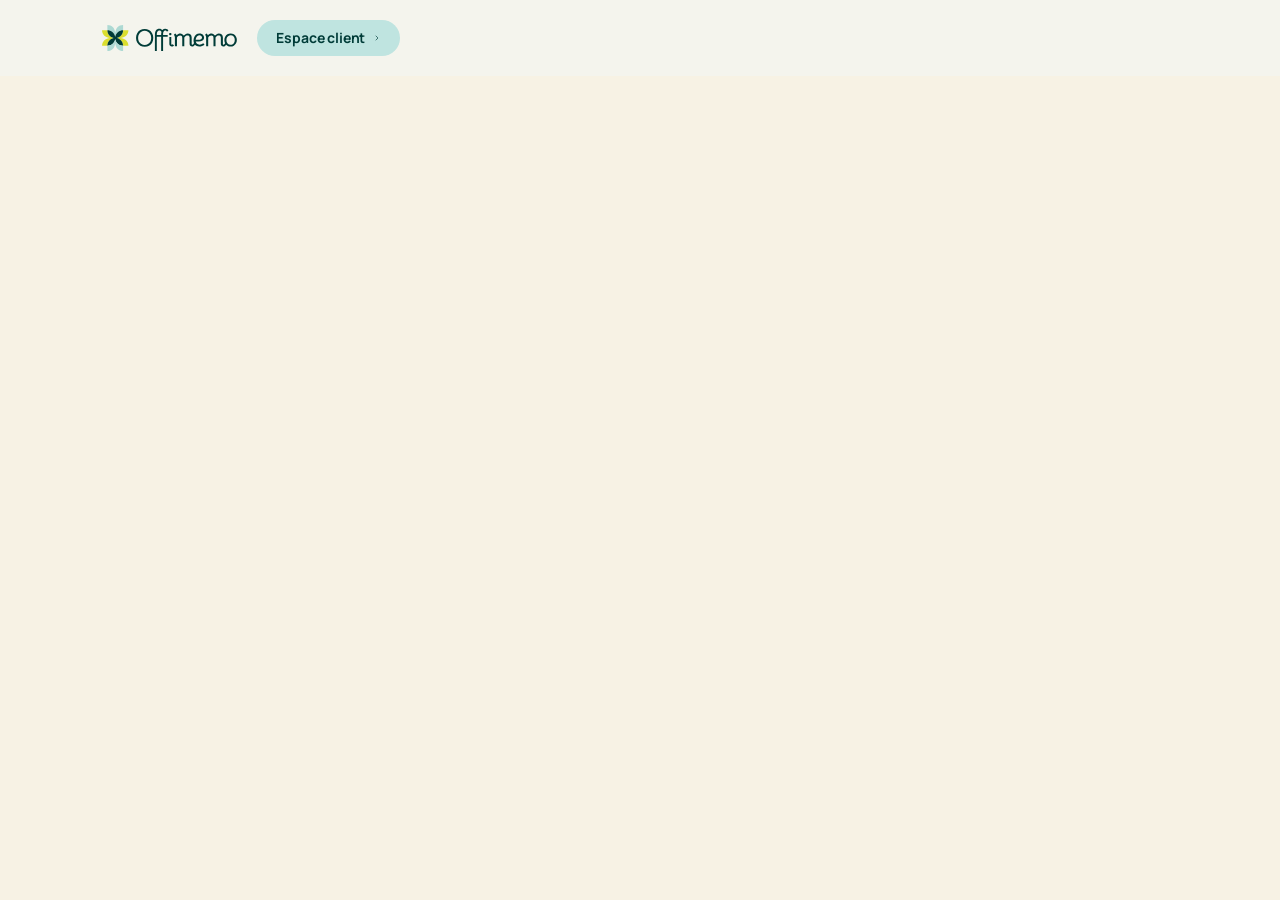
<file: index.html>
<!DOCTYPE html>
<html lang="fr">
  <head>

    <style>html{display:none}</style>
    <script src="/frame-guard.js"></script>
    <script src="/spa-redirect.js"></script>
    <meta name="description" content="A chaque médicament scanné, OffiMemo rappelle au comptoir la posologie, le conseil clé et les produits associés. Outil d'information et de formation destiné aux pharmacien." />
    <meta name="keywords" content="OffiMemo, pharmacie, médicament, posologie, conseil, formation" />
    <meta property="og:site_name" content="OffiMemo" />
    <meta name="author" content="OffiMemo" />
    <meta property="og:description" content="A chaque médicament scanné, OffiMemo rappelle au comptoir la posologie, le conseil clé et les produits associés. Outil d'information et de formation destiné aux pharmacien." />
    <meta charset="UTF-8" />
    <meta name="viewport" content="width=device-width, initial-scale=1.0" />
    <link rel="icon" type="image/svg+xml" href="/favicon.svg" />
    <meta
      http-equiv="Content-Security-Policy"
      content="default-src 'self'; script-src 'self'; style-src 'self' 'unsafe-inline'; font-src 'self'; img-src 'self' data:; connect-src 'self' https://api.offimemo.fr https://api.github.com; base-uri 'self'; form-action 'self'; object-src 'none'"
    />
    <meta name="referrer" content="strict-origin-when-cross-origin" />
    <title>OffiMemo : le bon conseil, à chaque scan</title>
    <meta
      name="description"
      content="OffiMemo affiche au comptoir, par-dessus votre LGO, le rappel de posologie, les modalités de prise et le conseil associé du médicament scanné."
    />
    <meta name="theme-color" content="#0F2A1E" />
    <meta property="og:title" content="OffiMemo : le bon conseil, à chaque scan" />
    <meta
      property="og:description"
      content="Le rappel de posologie et le conseil associé du médicament scanné, affichés par-dessus votre LGO. Rédigé et validé à la main par notre équipe."
    />
    <meta property="og:type" content="website" />
    <meta property="og:url" content="https://offimemo.fr" />
    <meta property="og:image" content="https://offimemo.fr/og.png" />
    <meta property="og:locale" content="fr_FR" />
    <meta name="twitter:card" content="summary_large_image" />
    <script type="module" crossorigin src="/assets/index-BBGKNjWq.js"></script>
    <link rel="stylesheet" crossorigin href="/assets/index-DyOzyvqf.css">
  </head>
  <body>
    <div id="root"></div>
  </body>
</html>
</file>
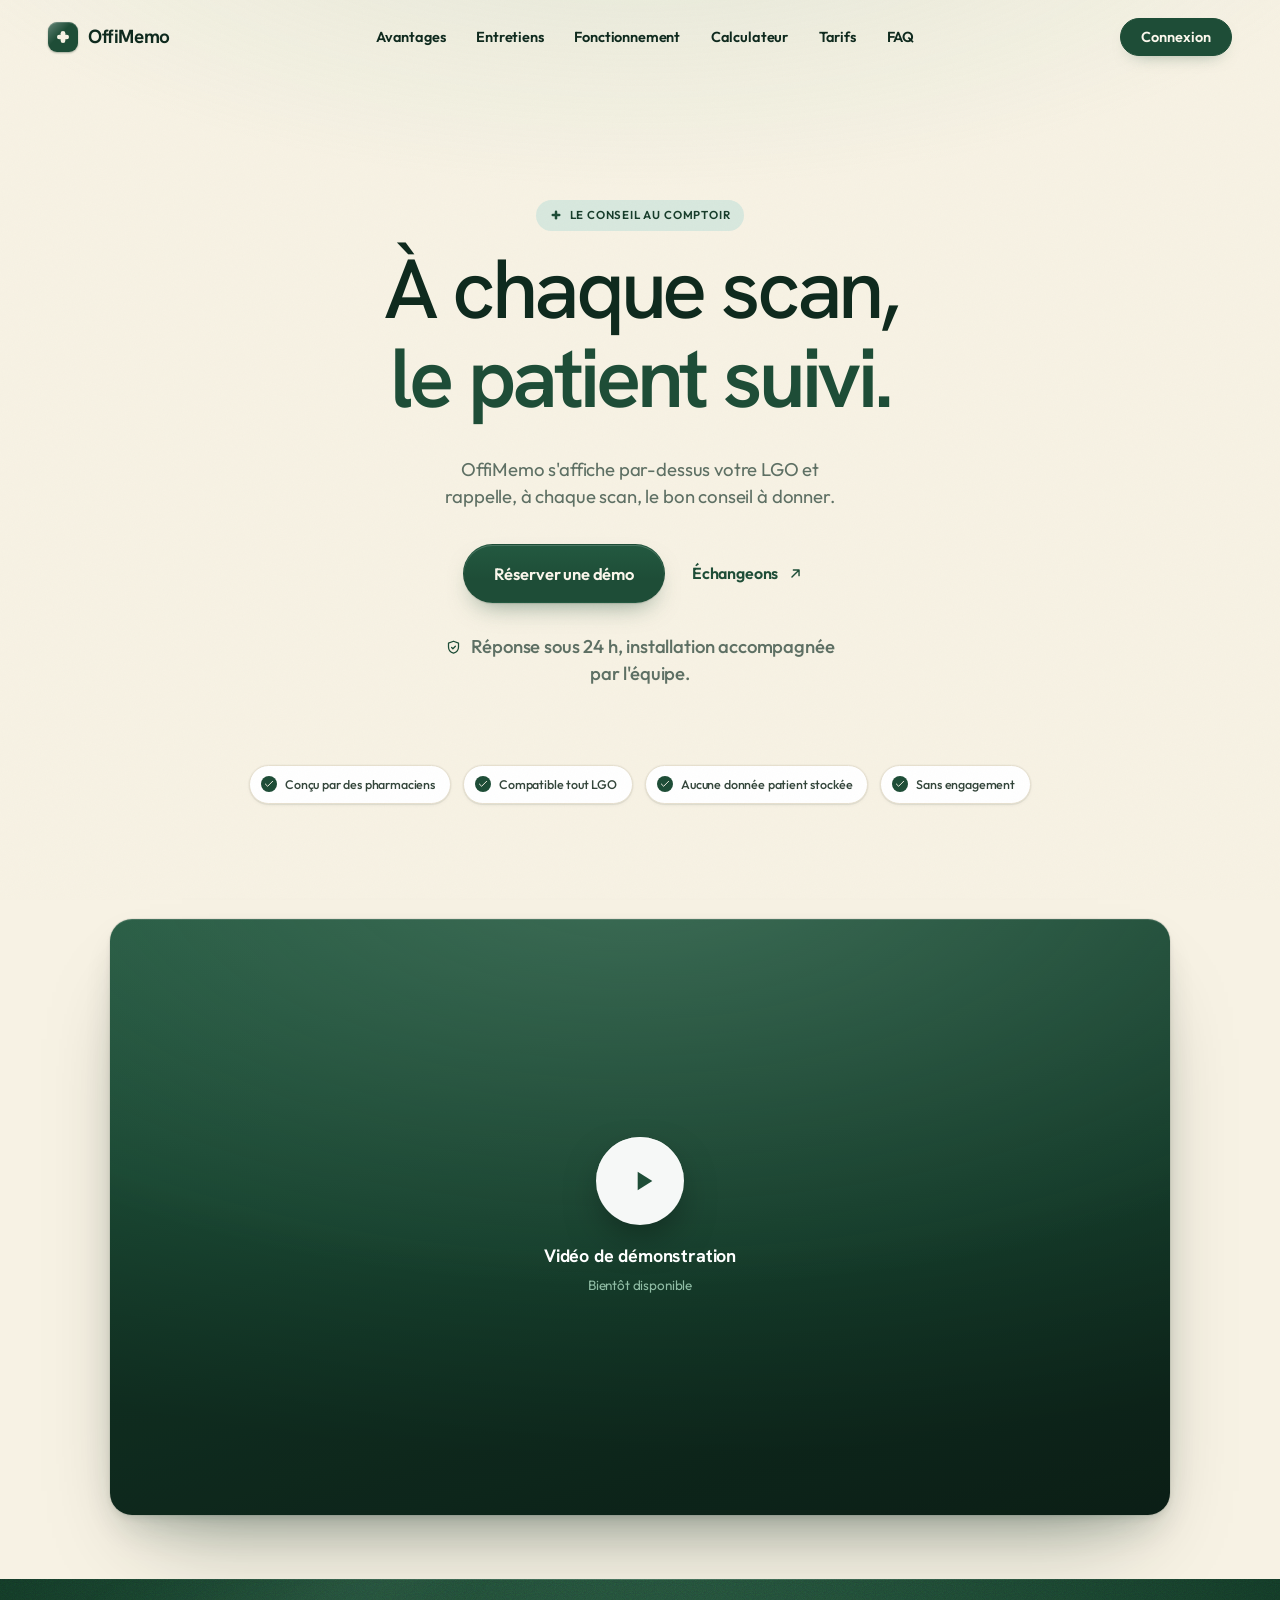
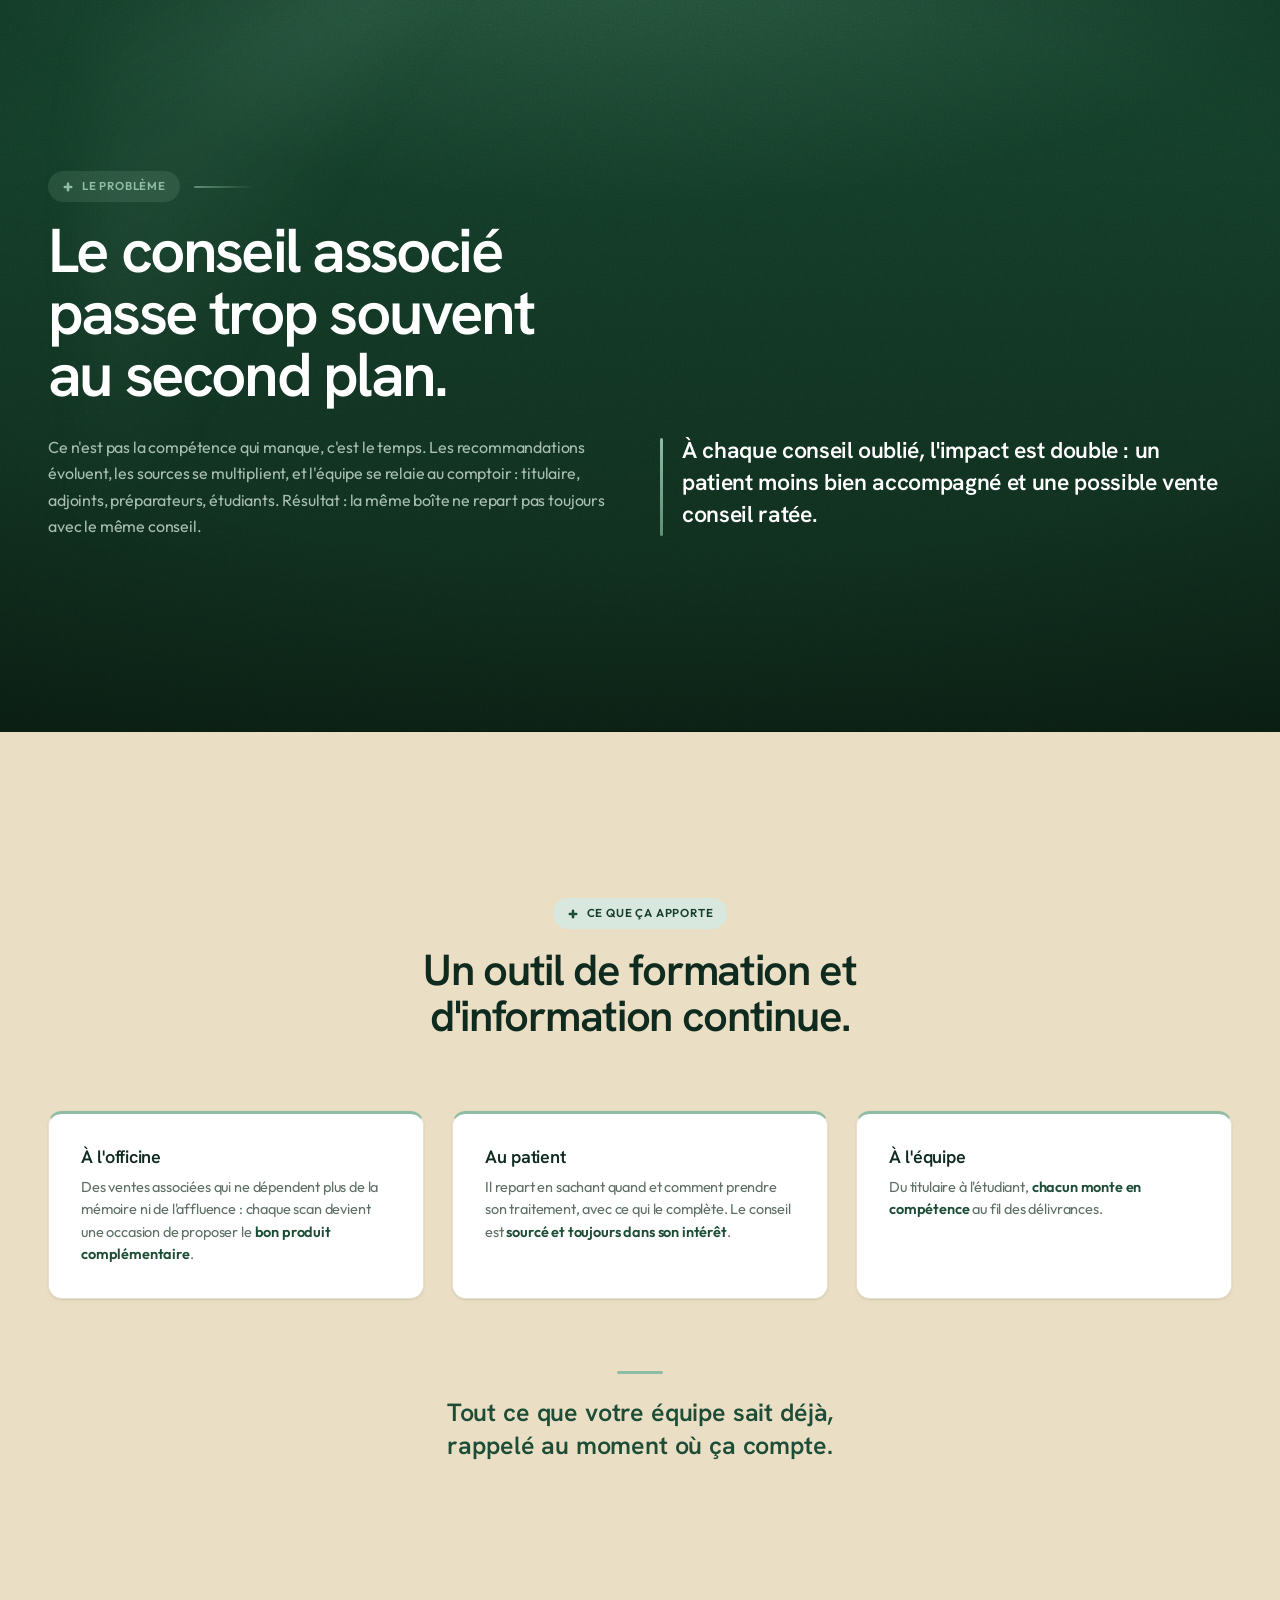
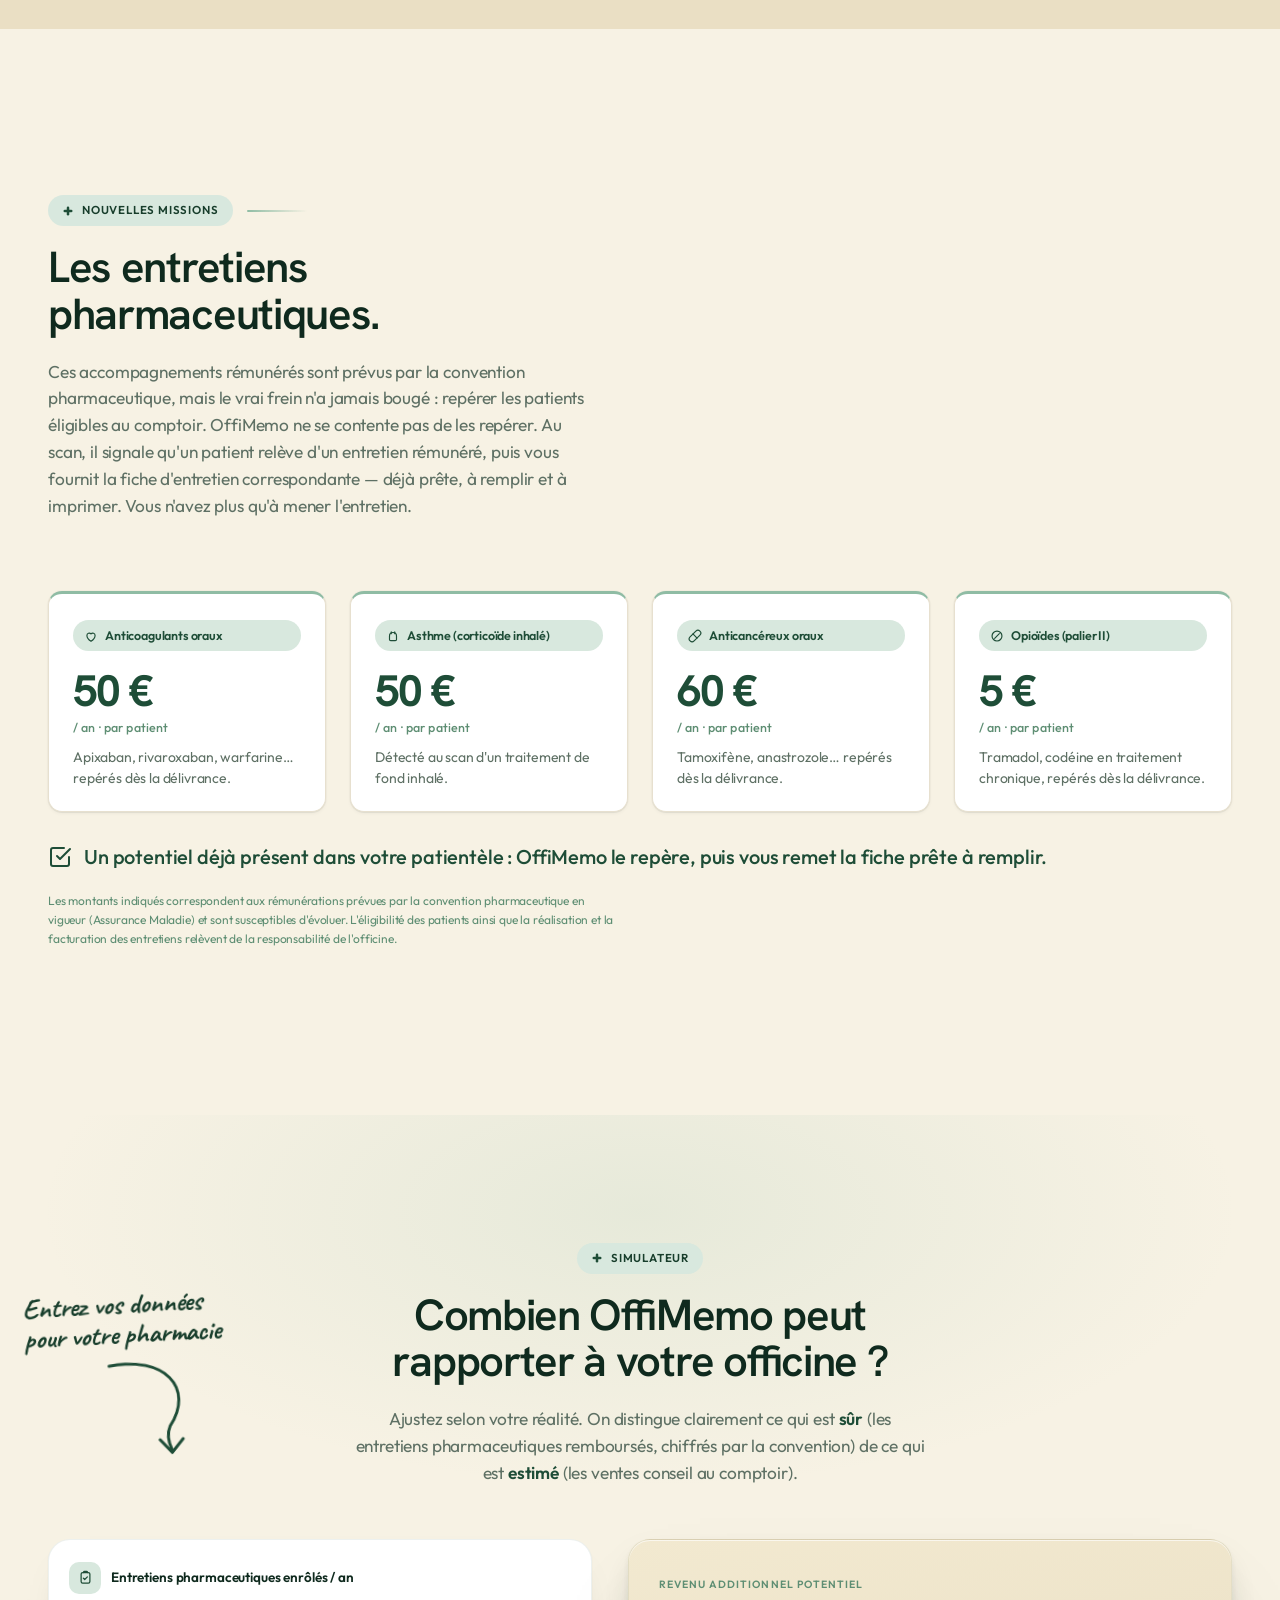
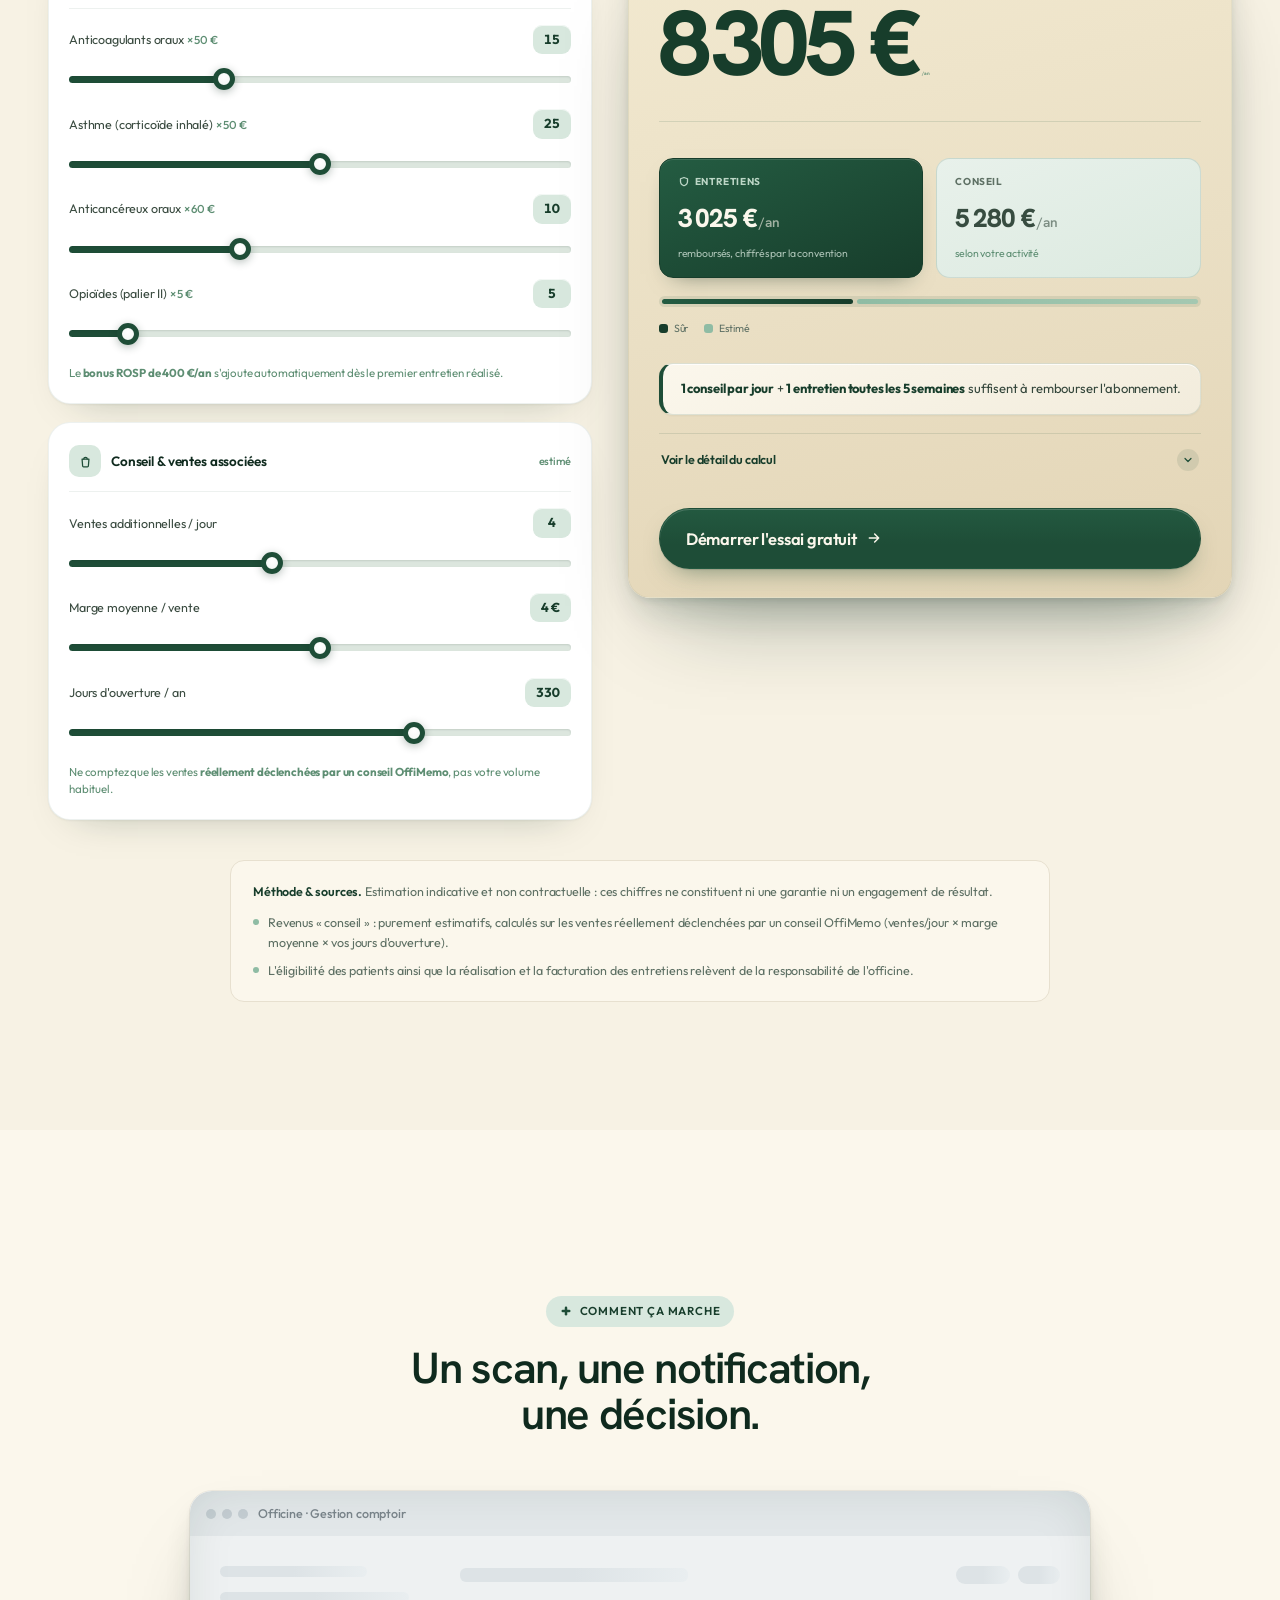
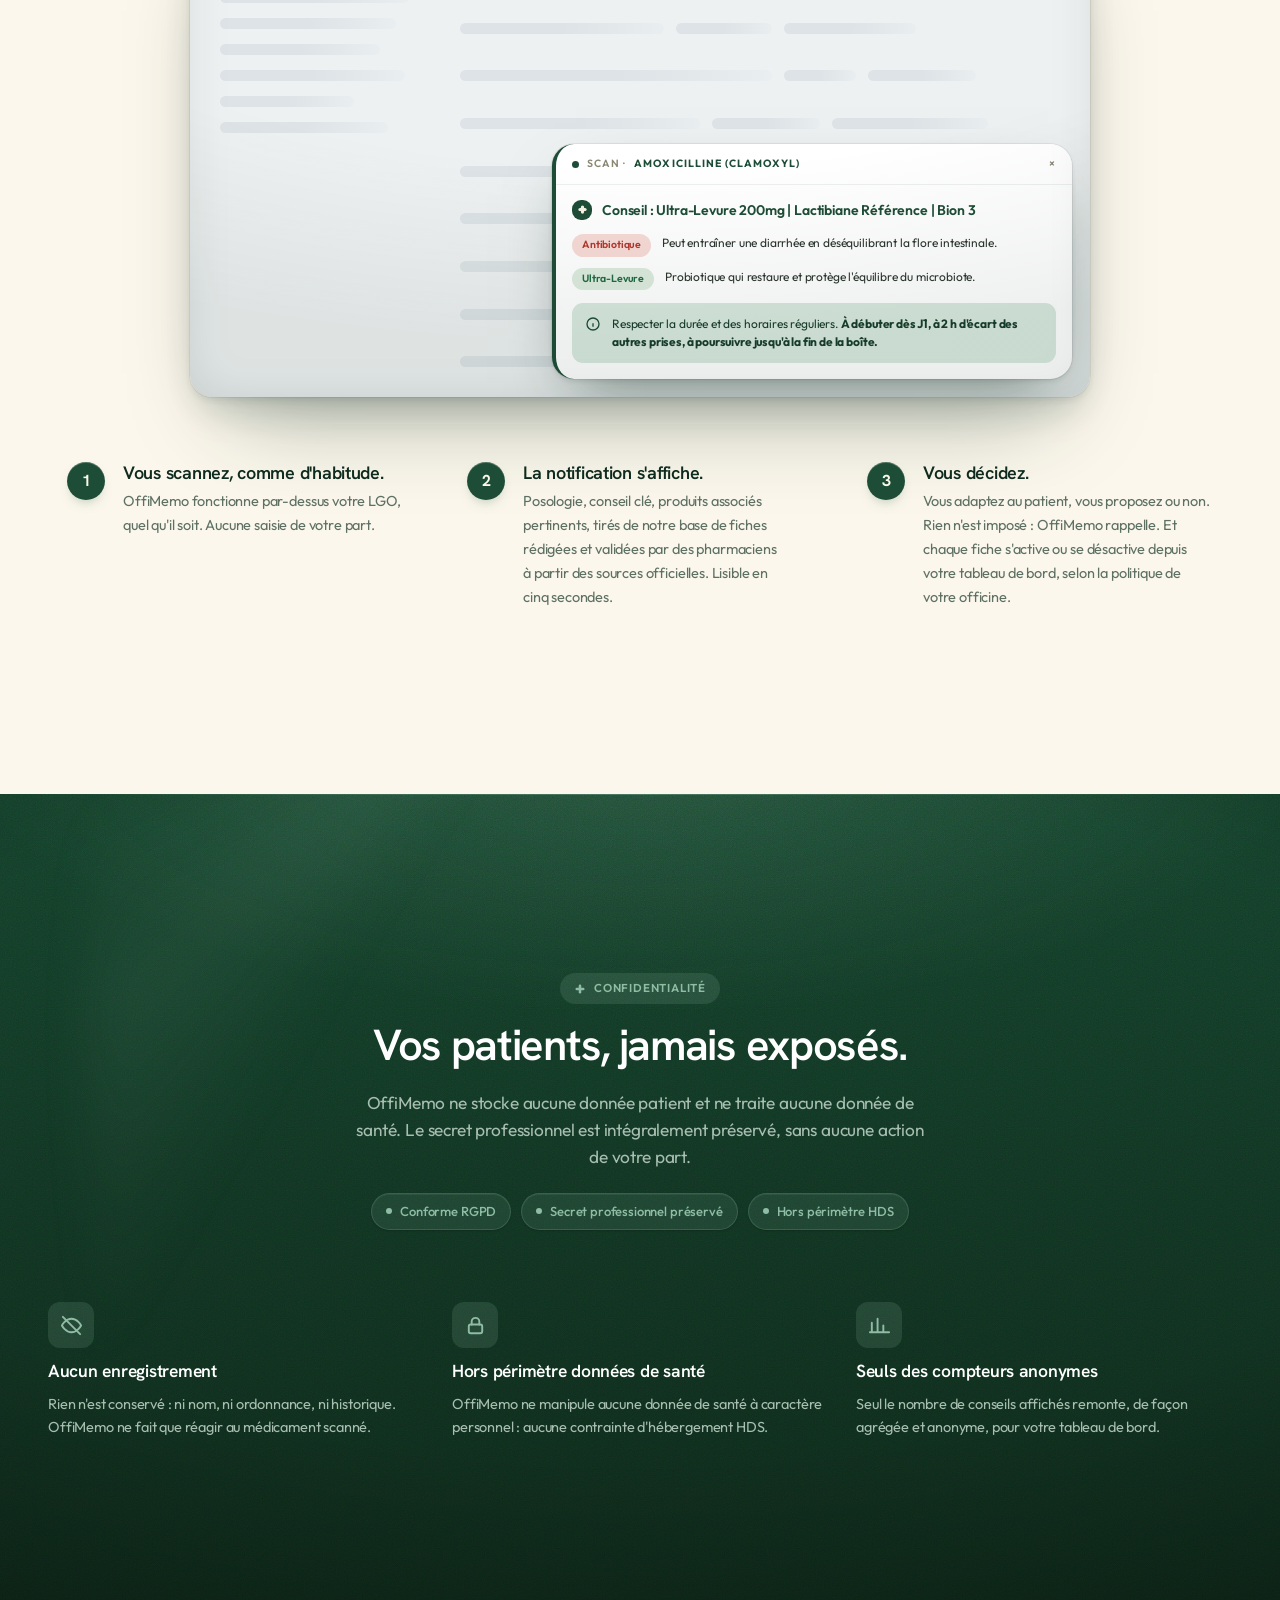
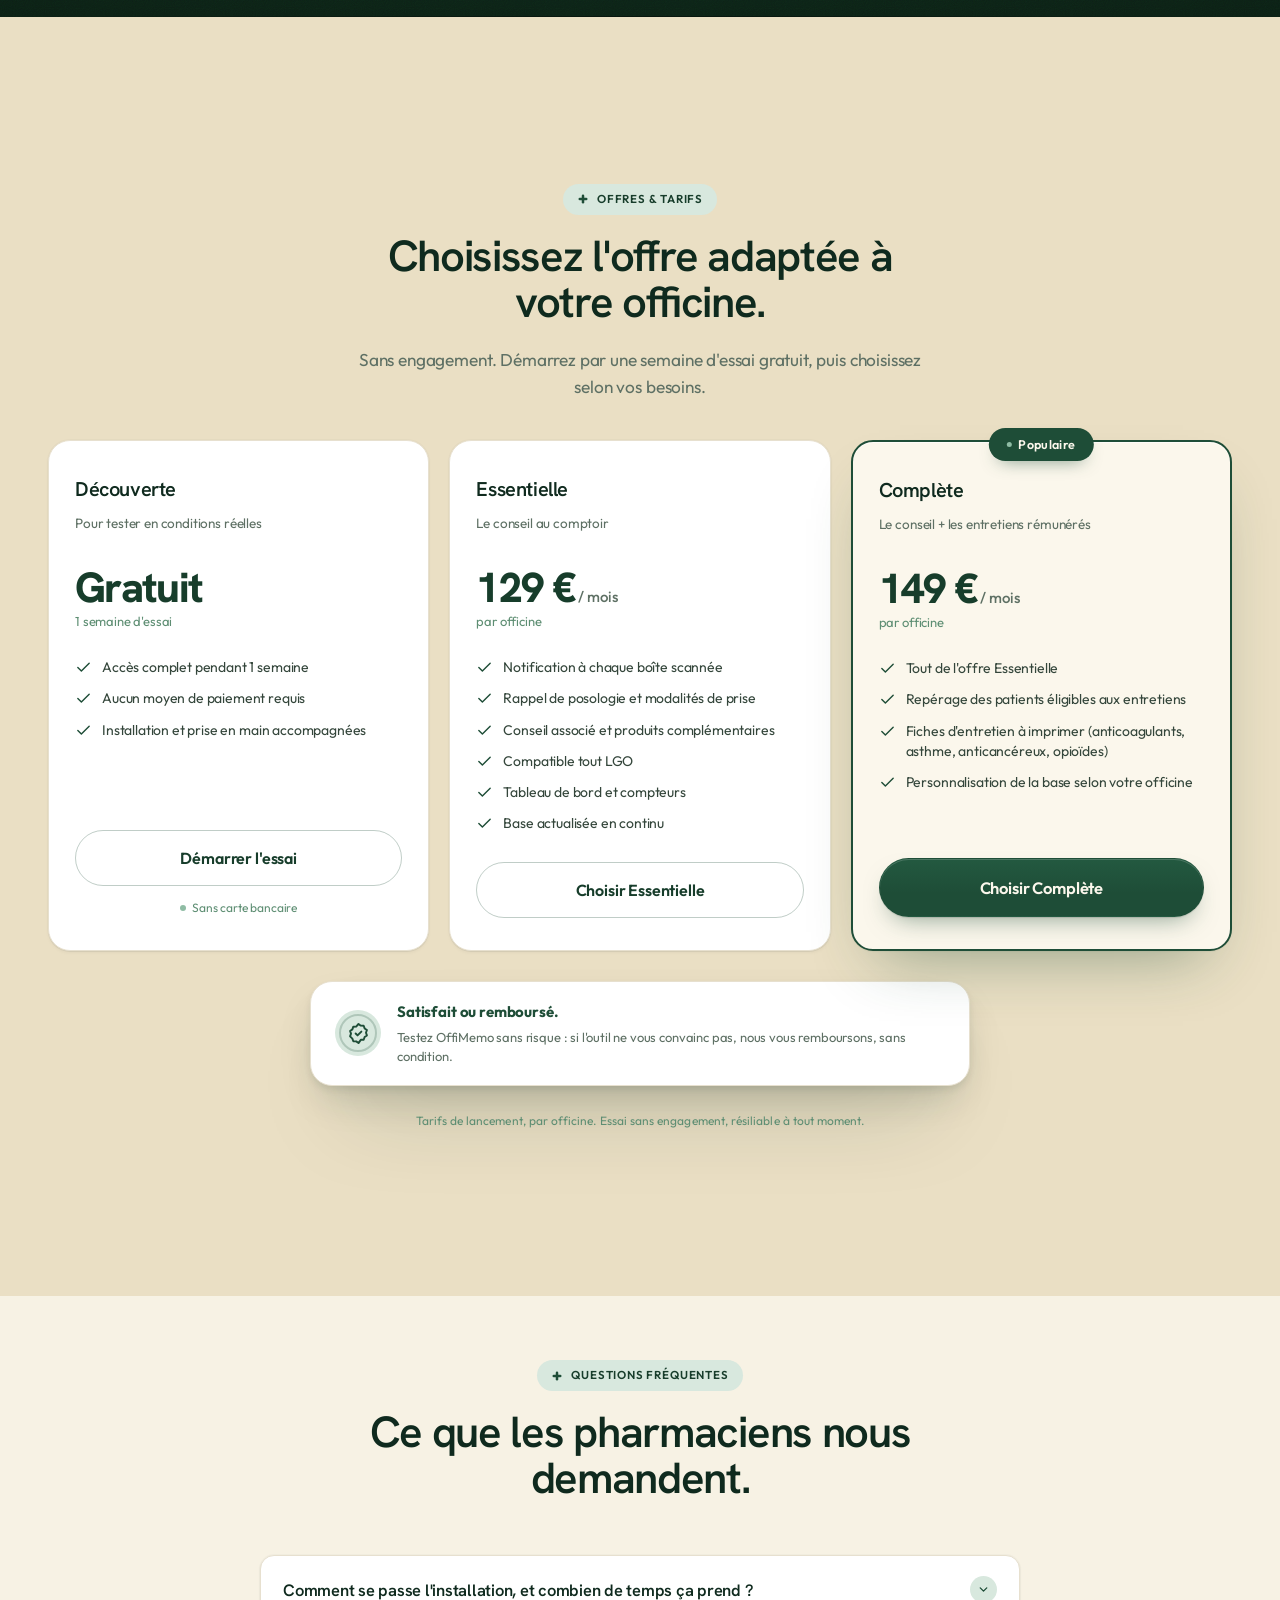
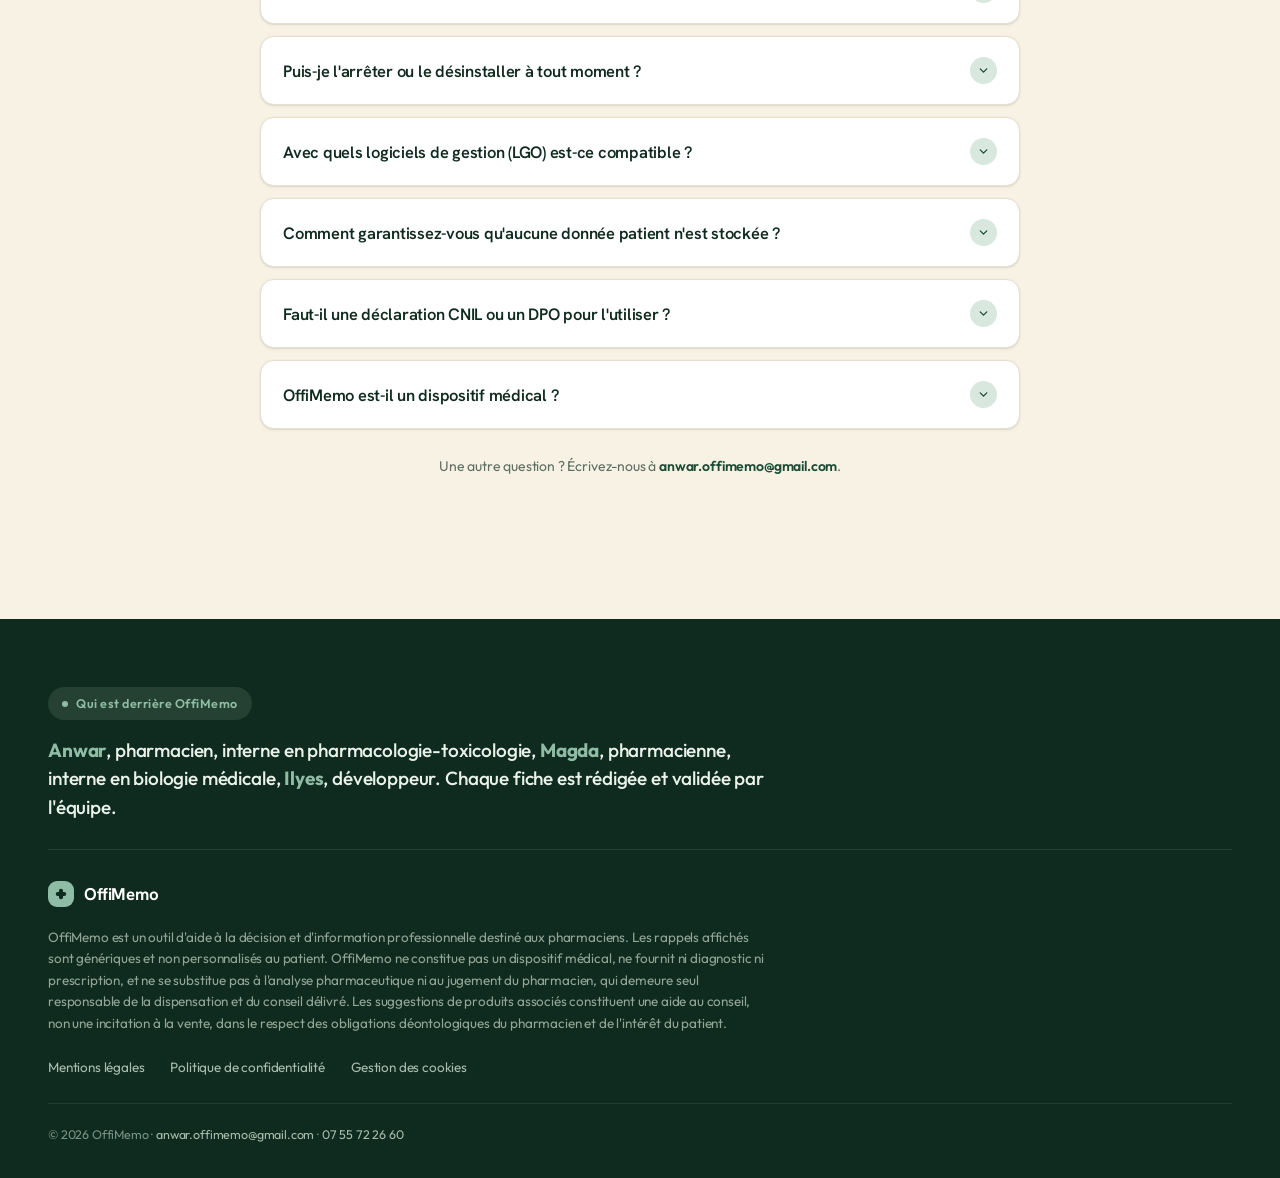
<file: indexccc.html>
<!DOCTYPE html>
<html lang="fr">
<head>
<meta charset="UTF-8">
<meta name="viewport" content="width=device-width, initial-scale=1.0">
<title>OffiMemo : le bon conseil, à chaque scan</title>
<meta name="description" content="OffiMemo affiche le bon conseil à chaque scan, par-dessus votre LGO, et repère les patients éligibles aux entretiens rémunérés. Compatible tout LGO, aucune donnée patient.">
<meta name="theme-color" content="#0F2A1E">
<link rel="icon" href="data:image/svg+xml,%3Csvg xmlns='http://www.w3.org/2000/svg' viewBox='0 0 48 48'%3E%3Crect width='48' height='48' rx='12' fill='%238FBCA4'/%3E%3Crect x='19' y='9' width='10' height='30' rx='5' fill='%230F2A1E'/%3E%3Crect x='9' y='19' width='30' height='10' rx='5' fill='%230F2A1E'/%3E%3C/svg%3E">
<meta property="og:title" content="OffiMemo : le bon conseil, à chaque scan">
<meta property="og:description" content="OffiMemo affiche le bon conseil à chaque scan, par-dessus votre LGO, et repère les patients éligibles aux entretiens rémunérés. Compatible tout LGO, aucune donnée patient.">
<meta property="og:type" content="website">
<meta property="og:url" content="https://offimemo.fr">
<meta property="og:image" content="https://offimemo.fr/og.png">
<meta property="og:locale" content="fr_FR">
<meta name="twitter:card" content="summary_large_image">
<link rel="preconnect" href="https://fonts.googleapis.com">
<link rel="preconnect" href="https://fonts.gstatic.com" crossorigin>
<link href="https://fonts.googleapis.com/css2?family=Caveat:wght@600;700&family=Hanken+Grotesk:wght@500;600;700;800&family=Outfit:wght@400;500;600&display=swap" rel="stylesheet">
<style>
:root{
  /* — palette marque (socle conservé) — */
  --ink:#0F2A1E; --forest:#1E4D37; --forest-700:#173D2B; --forest-800:#102B1E; --forest-300:#5E8E73;
  --sage:#8FBCA4; --sage-soft:#D8E8DE;
  --cream:#F7F2E4; --cream-2:#FBF7EC; --paper:#FFFFFF; --beige:#EADFC4;
  --text:#34463B; --muted:#5E7064; --line:#E7E0CF;
  --d-bg:#123423; --d-bg-2:#0F2A1E; --d-text:#E9F1EB; --d-muted:#A7BEB0; --d-line:rgba(255,255,255,.12);

  /* — rayons — */
  --r-sm:8px; --r:14px; --r-lg:22px; --r-pill:999px;

  /* — échelle typographique fluide (Apple) — */
  --fs-display:clamp(48px,8.6vw,104px);
  --fs-h2:clamp(28px,4vw,50px);
  --tracking-tight:-.035em;
  --tracking-tighter:-.048em;

  /* — système d'ombres 2 couches teintées forest (Porsche) — */
  --shadow-sm:
    0 1px 1px rgba(15,42,30,.05),
    0 2px 4px -1px rgba(15,42,30,.06),
    0 0 0 1px rgba(15,42,30,.025);
  --shadow:
    0 2px 4px -1px rgba(15,42,30,.10),
    0 12px 24px -8px rgba(15,42,30,.16),
    0 28px 56px -24px rgba(15,42,30,.28);
  --shadow-lg:
    0 4px 8px -2px rgba(15,42,30,.12),
    0 18px 40px -12px rgba(15,42,30,.22),
    0 48px 90px -40px rgba(15,42,30,.40);
  --shadow-hover:
    0 4px 8px -2px rgba(15,42,30,.12),
    0 20px 40px -12px rgba(15,42,30,.22),
    0 40px 80px -32px rgba(15,42,30,.34);

  --container:1240px; --gutter:28px;
  --ease:cubic-bezier(.22,1,.36,1);
  --ease-lux:cubic-bezier(.16,1,.3,1);
}
*{margin:0;padding:0;box-sizing:border-box}
html{scroll-behavior:smooth;color-scheme:light}
body{font-family:'Outfit',system-ui,sans-serif;background:var(--cream);color:var(--text);
  font-weight:400;line-height:1.65;font-size:16px;letter-spacing:-.01em;-webkit-font-smoothing:antialiased;overflow-x:hidden}
img{display:block;max-width:100%}
a{color:inherit;text-decoration:none}
::selection{background:var(--sage);color:var(--ink)}
::-webkit-scrollbar{width:12px}
::-webkit-scrollbar-thumb{background:#cbd6cd;border-radius:99px;border:3px solid var(--cream)}

/* ---------- layout ---------- */
.container{max-width:var(--container);margin:0 auto;padding:0 var(--gutter)}
section{padding:clamp(92px,11vw,160px) 0}
section[id],footer[id]{scroll-margin-top:84px}
.section-head{max-width:none}
.section-head.center{margin:0 auto;text-align:center}
.section-head h2{max-width:20ch}
.section-head.center h2{max-width:24ch;margin-inline:auto;text-wrap:pretty}
.section-head h2+.lede,.section-head h2+p{margin-top:24px}
.section-head.center .lede{margin-left:auto;margin-right:auto}
.grid-3,.grid-4,.grid-2{margin-top:clamp(52px,6.5vw,72px)!important}

/* ---------- type ---------- */
h1,h2,h3{font-family:'Hanken Grotesk','Outfit',sans-serif;color:var(--ink);
  font-weight:600;letter-spacing:var(--tracking-tight);line-height:1.04}
h1{font-size:var(--fs-display);letter-spacing:var(--tracking-tighter);line-height:.98}
h2{font-size:var(--fs-h2);line-height:1.02}
h3{font-size:18px;letter-spacing:-.015em;line-height:1.2}
.lede{font-size:clamp(16.5px,1.4vw,20px);color:var(--muted);max-width:52ch;line-height:1.55}
.accent{color:var(--forest)}
.eyebrow{display:inline-flex;align-items:center;gap:8px;background:var(--sage-soft);color:var(--forest-700);
  font-size:11.5px;font-weight:600;letter-spacing:.07em;text-transform:uppercase;
  padding:6px 14px;border-radius:var(--r-pill);margin-bottom:20px}
.eyebrow::before{content:"";width:12px;height:12px;flex:none;background:var(--forest);-webkit-mask:url("data:image/svg+xml,%3Csvg xmlns='http://www.w3.org/2000/svg' viewBox='0 0 48 48'%3E%3Crect x='19' y='6' width='10' height='36' rx='5'/%3E%3Crect x='6' y='19' width='36' height='10' rx='5'/%3E%3C/svg%3E") center/contain no-repeat;mask:url("data:image/svg+xml,%3Csvg xmlns='http://www.w3.org/2000/svg' viewBox='0 0 48 48'%3E%3Crect x='19' y='6' width='10' height='36' rx='5'/%3E%3Crect x='6' y='19' width='36' height='10' rx='5'/%3E%3C/svg%3E") center/contain no-repeat}

/* ---------- buttons ---------- */
.btn{display:inline-flex;align-items:center;gap:9px;font-weight:600;font-size:16px;
  padding:14px 26px;border-radius:var(--r-pill);cursor:pointer;border:1.5px solid transparent;
  transition:transform .28s var(--ease),box-shadow .3s var(--ease),background .25s ease,color .25s ease;white-space:nowrap}
.btn svg{width:17px;height:17px}
.btn-primary{background:linear-gradient(180deg,#235940 0%,var(--forest) 60%);color:var(--cream-2);
  padding:15px 30px;font-size:16.5px;
  box-shadow:0 1px 1px rgba(0,0,0,.10),0 12px 26px -12px rgba(30,77,55,.55),inset 0 1px 0 rgba(255,255,255,.18)}
.btn-primary:hover{background:linear-gradient(180deg,#1E4D37 0%,var(--forest-700) 70%);transform:translateY(-2px);
  box-shadow:0 2px 3px rgba(0,0,0,.12),0 20px 38px -14px rgba(30,77,55,.6),inset 0 1px 0 rgba(255,255,255,.2)}
.btn-primary svg{transition:transform .25s var(--ease)}
.btn-primary:hover svg{transform:translate(2px,-2px)}
.btn-ghost{background:transparent;color:var(--forest-700);border-color:rgba(30,77,55,.28)}
.btn-ghost:hover{background:var(--forest);color:var(--cream-2);border-color:var(--forest);transform:translateY(-2px);box-shadow:0 14px 28px -16px rgba(30,77,55,.6)}
.btn-light{background:var(--cream-2);color:var(--ink)}
.btn-light:hover{transform:translateY(-2px);box-shadow:0 16px 30px -16px rgba(0,0,0,.4)}
a:focus-visible,.btn:focus-visible,input:focus-visible{
  outline:2.5px solid var(--forest);outline-offset:3px;border-radius:6px;
  box-shadow:0 0 0 5px rgba(143,188,164,.4)}

/* ---------- header ---------- */
.site-header{position:fixed;inset:0 0 auto 0;z-index:50;padding:18px 0;transition:background .3s ease,box-shadow .3s ease,padding .3s ease}
.site-header.scrolled{
  background:rgba(247,242,228,.82);
  -webkit-backdrop-filter:blur(18px) saturate(140%);
  backdrop-filter:blur(18px) saturate(140%);
  padding:12px 0;
  box-shadow:
    0 1px 0 rgba(255,255,255,.5) inset,
    0 .5px 0 rgba(30,77,55,.10),
    0 12px 28px -22px rgba(15,42,30,.45)}
.header-in{display:flex;align-items:center;gap:20px}
.brand{display:flex;align-items:center;gap:10px;font-family:'Hanken Grotesk',sans-serif;font-weight:700;font-size:19px;color:var(--ink);letter-spacing:-.02em}
.brand .mark{width:30px;height:30px;border-radius:9px;background:var(--forest);display:grid;place-items:center;flex:none}
.brand .mark svg{width:16px;height:16px}
.nav-cta{font-size:14.5px;font-weight:600;color:var(--cream-2);background:var(--forest);padding:10px 20px;border-radius:var(--r-pill);
  border:1.5px solid var(--forest);box-shadow:0 8px 18px -12px rgba(30,77,55,.6);transition:background .25s,color .25s,border-color .25s,transform .2s}
.nav-cta:hover{background:var(--forest-700);color:var(--cream-2);border-color:var(--forest-700);transform:translateY(-1px)}
.nav-main{flex:1;display:flex;justify-content:center;gap:clamp(16px,2.4vw,32px)}
.nav-link{font-size:14.5px;font-weight:600;color:var(--ink);transition:color .2s;white-space:nowrap}
.nav-link:hover{color:var(--forest)}
@media(max-width:820px){.nav-main{display:none}}
@media(max-width:640px){.nav-cta{display:none}}

/* ---------- hero ---------- */
.hero{position:relative;padding-top:clamp(140px,17vw,200px);padding-bottom:clamp(40px,5vw,72px);
  background:radial-gradient(1200px 540px at 50% -10%, rgba(143,188,164,.22), transparent 64%), var(--cream)}
.hero-in{max-width:920px;margin:0 auto;text-align:center;display:flex;flex-direction:column;align-items:center}
.hero h1{font-size:clamp(32px,7vw,84px);font-weight:500;letter-spacing:-.045em;line-height:.98}
.hero p{margin:30px auto 38px;max-width:40ch;font-size:clamp(18px,1.5vw,22px);color:var(--muted);line-height:1.45}
.h-actions{display:flex;gap:10px;flex-wrap:wrap;align-items:center;justify-content:center}

/* ghost → lien-action discret avec soulignement animé (Doctolib) */
.h-actions .btn-ghost{background:transparent;border-color:transparent;color:var(--forest);padding:15px 12px;position:relative}
.h-actions .btn-ghost::after{content:"";position:absolute;left:12px;right:12px;bottom:9px;height:1.5px;
  background:var(--forest);transform:scaleX(0);transform-origin:left;transition:transform .3s var(--ease)}
.h-actions .btn-ghost:hover{background:transparent;color:var(--forest-700);transform:none}
.h-actions .btn-ghost:hover::after{transform:scaleX(1)}

/* jetons de confiance (Doctolib) */
.h-trust{display:flex;flex-wrap:wrap;gap:10px 14px;margin-top:36px;justify-content:center;color:var(--text)}
.h-trust span{display:inline-flex;align-items:center;gap:8px;background:var(--paper);border:1px solid var(--line);
  padding:8px 15px 8px 11px;border-radius:var(--r-pill);font-weight:500;font-size:13px;box-shadow:var(--shadow-sm)}
.h-trust svg{width:11px;height:11px;color:var(--cream-2);background:var(--forest);border-radius:50%;
  padding:2.5px;box-sizing:content-box}

/* bandeau sources officielles (Doctolib) */
.h-sources{margin-top:30px;display:flex;flex-direction:column;align-items:center;gap:12px}
.h-sources-lab{font-size:11.5px;letter-spacing:.08em;text-transform:uppercase;font-weight:600;color:var(--forest-300)}
.h-sources-list{list-style:none;display:flex;flex-wrap:wrap;gap:10px 12px;justify-content:center;padding:0}
.h-sources-list li{font-family:'Hanken Grotesk',sans-serif;font-weight:700;font-size:14px;letter-spacing:.02em;
  color:var(--forest-700);background:var(--sage-soft);padding:6px 16px;border-radius:var(--r-sm)}
@media(max-width:880px){
  .hero h1{font-size:clamp(34px,8.5vw,50px)}
  .section-head{margin-left:auto;margin-right:auto}
}

/* ---------- product demo (window) ---------- */
.demo-wrap{margin-top:clamp(64px,8vw,104px)}
.demo{position:relative;max-width:1060px;margin:0 auto}
.demo .win{opacity:0;transform:translateY(40px) scale(.97);animation:heroEmerge 1.1s .25s var(--ease) forwards}
@keyframes heroEmerge{to{opacity:1;transform:none}}
.win{position:relative;display:flex;flex-direction:column;background:#EEF1F2;border-radius:22px;overflow:hidden;
  box-shadow:var(--shadow-lg),0 0 0 1px rgba(15,42,30,.06),inset 0 1px 0 rgba(255,255,255,.6);aspect-ratio:16/9}
.win-bar{display:flex;align-items:center;gap:10px;background:#E2E7E9;padding:12px 16px;font-size:12.5px;color:#7A858B;font-weight:500;flex:none}
.win-bar .dots{display:inline-flex;gap:6px}
.win-bar .dots i{width:10px;height:10px;border-radius:50%;background:#C4CDD2}
.win-body{flex:1;display:grid;grid-template-columns:210px 1fr;gap:30px;padding:30px;min-height:0}
.win-main{display:flex;flex-direction:column;min-height:0}
.win-head{display:flex;align-items:center;justify-content:space-between;margin-bottom:24px}
.win-head i{margin-bottom:0}
.win-pills{display:flex;gap:8px}
.win-pills i{margin-bottom:0}
.win-rows{flex:1;display:flex;flex-direction:column;justify-content:space-between;min-height:0}
.win-rows .win-row{margin-bottom:0}
.win-rows .win-row i{margin-bottom:0}
.skel i{display:block;height:11px;border-radius:6px;
  background:linear-gradient(90deg,#DDE3E6 25%,#E9EEF0 50%,#DDE3E6 75%);background-size:200% 100%;
  animation:shimmer 2.6s linear infinite;margin-bottom:15px}
.win-side i:first-child{width:64%}
.win-row{display:flex;gap:12px;margin-bottom:15px}
@keyframes shimmer{to{background-position:-200% 0}}
.beam{position:absolute;inset:0;pointer-events:none;width:84px;
  background:linear-gradient(90deg,transparent,rgba(143,188,164,.45),transparent);
  transform:translateX(-140px);animation:beam 1.15s .5s ease-in forwards}
@keyframes beam{to{transform:translateX(1180px)}}
.notif{position:absolute;right:18px;bottom:18px;width:min(520px,calc(100% - 36px));
  background:var(--paper);color:#2c352e;border-radius:var(--r-lg);border-left:3px solid var(--forest);text-align:left;
  font-size:12px;line-height:1.45;
  box-shadow:0 2px 6px -2px rgba(15,42,30,.20),0 28px 60px -24px rgba(15,42,30,.55),
    0 0 0 1px rgba(15,42,30,.06),inset 0 1px 0 rgba(255,255,255,.9);
  opacity:0;transform:translateY(22px) scale(.98)}
.notif.ready{opacity:1;transform:none;transition:opacity .5s ease,transform .55s var(--ease)}
.notif.hide{opacity:0;transform:translateY(20px) scale(.98);transition:opacity .35s ease,transform .35s ease}
.n-head{display:flex;justify-content:space-between;align-items:center;gap:10px;padding:10px 14px;
  border-bottom:1px solid #EDEFF0;font-size:10px;font-weight:600;letter-spacing:.08em;text-transform:uppercase;color:#8a8674}
.n-head>span:first-child{display:inline-flex;align-items:center;gap:8px}
.n-head>span:first-child::before{content:"";width:7px;height:7px;border-radius:50%;background:var(--forest);flex:none;
  box-shadow:0 0 0 0 rgba(30,77,55,.45);animation:pulseDot 2.2s var(--ease) infinite}
.n-head b{color:var(--forest)}
@keyframes pulseDot{0%{box-shadow:0 0 0 0 rgba(30,77,55,.40)}70%{box-shadow:0 0 0 7px rgba(30,77,55,0)}100%{box-shadow:0 0 0 0 rgba(30,77,55,0)}}
.n-body{padding:11px 13px 13px}
.n-title{display:flex;align-items:center;gap:8px;font-weight:600;font-size:12.5px;color:var(--forest);margin-bottom:9px}
.n-badge{width:17px;height:17px;border-radius:5px;background:var(--forest);display:grid;place-items:center;flex:none}
.n-badge svg{width:10px;height:10px}
.n-row{display:flex;gap:9px;margin-bottom:7px;align-items:baseline}
.pill{flex:none;font-size:10px;font-weight:600;padding:2.5px 8px;border-radius:var(--r-pill)}
.pill.classe{background:#F7DAD6;color:#B3372C}
.pill.produit{background:#DCEBDD;color:#1F6B43}
.n-timing{display:flex;gap:9px;background:var(--sage-soft);color:var(--forest-700);border-radius:var(--r-sm);padding:9px 11px;margin-top:9px}
.n-timing b{color:var(--forest-700)}
.n-timing svg{flex:none;width:14px;height:14px;margin-top:1px;stroke:var(--forest)}
@media(max-width:880px){
  .win{aspect-ratio:auto}
  .win-body{grid-template-columns:1fr;padding:22px}
  .win-side{display:none}
  .notif{position:relative;right:auto;bottom:auto;width:100%;margin:14px auto 0;max-width:100%}
}
@media(max-width:520px){.win-body{grid-template-columns:1fr}.win-side{display:none}}

/* ---------- ROI simulator ---------- */
.roi{background:linear-gradient(180deg,#EFE5C8 0%,var(--beige) 40%);color:var(--ink);text-align:center;
  position:relative;overflow:hidden;box-shadow:inset 0 1px 0 rgba(255,255,255,.5);
  padding-top:clamp(96px,12vw,168px);padding-bottom:clamp(96px,12vw,168px)}
.roi::before{content:"";position:absolute;top:-4%;left:50%;transform:translateX(-50%);
  width:min(760px,92%);height:420px;border-radius:50%;
  background:radial-gradient(closest-side,rgba(143,188,164,.6),transparent 70%);filter:blur(46px);pointer-events:none}
.roi .container{position:relative}

.roi-hero{padding:clamp(8px,3vw,28px) 0 clamp(40px,6vw,72px)}
.roi-pre{display:inline-block;font-size:13px;font-weight:600;color:var(--forest);letter-spacing:.04em;
  background:rgba(30,77,55,.1);padding:6px 15px;border-radius:var(--r-pill);margin-bottom:22px}
.roi-big{display:inline-flex;align-items:flex-start;font-family:'Hanken Grotesk',sans-serif;font-weight:800;
  font-size:clamp(72px,17vw,180px);line-height:.84;letter-spacing:-.055em;color:var(--forest-700);
  font-variant-numeric:tabular-nums;font-feature-settings:'tnum' 1;
  text-shadow:0 1px 0 rgba(255,255,255,.5),0 2px 18px rgba(30,77,55,.12);
  transition:transform .9s var(--ease),opacity .9s ease,filter .9s ease}
.roi-hero:not(.vis) .roi-big{opacity:0;transform:translateY(14px) scale(.96);filter:blur(4px)}
.roi-hero.vis .roi-big{opacity:1;transform:none;filter:none}
#roiTotal{font-variant-numeric:tabular-nums;font-feature-settings:'tnum' 1}
.roi-an{font-size:.2em;font-weight:700;color:var(--forest-300);letter-spacing:-.01em;align-self:flex-start;margin-top:.22em;margin-left:.05em}
.roi-lab{display:block;font-size:clamp(16px,1.7vw,21px);font-weight:500;color:#3A4B40;max-width:24ch;margin:26px auto 0;line-height:1.4}

.roi-kpis{display:flex;flex-wrap:wrap;justify-content:center;gap:10px;margin:22px auto 0;max-width:560px}
.roi-kpi{display:inline-flex;align-items:center;gap:8px;background:rgba(255,255,255,.55);
  border:1px solid rgba(30,77,55,.10);border-radius:var(--r-pill);padding:8px 15px;font-size:12.5px;font-weight:600;color:#33453A}
.roi-kpi svg{width:15px;height:15px;stroke:var(--forest);fill:none;flex:none}
.roi-claim{max-width:480px;margin:20px auto 0;font-size:13.5px;font-weight:500;line-height:1.55;color:#3A4B40;text-align:center}
.roi-claim svg{width:15px;height:15px;stroke:var(--forest);fill:none;vertical-align:-2px;margin-right:7px}
.roi-claim b{font-weight:700;color:var(--forest)}

/* barre pill vivante (Fitbit) — n'altère pas les width inline du JS */
.roi-bar{position:relative;display:flex;gap:4px;height:38px;max-width:560px;margin:clamp(40px,6vw,72px) auto 0;
  padding:5px;background:rgba(30,77,55,.07);border-radius:var(--r-pill);box-shadow:inset 0 1px 3px rgba(15,42,30,.10)}
.roi-seg{height:100%;display:flex;align-items:center;justify-content:center;font-size:13px;font-weight:700;
  letter-spacing:-.01em;white-space:nowrap;border-radius:var(--r-pill);overflow:hidden;position:relative;isolation:isolate;
  box-shadow:0 1px 0 rgba(255,255,255,.18) inset,0 6px 14px -8px rgba(15,42,30,.45);transition:width .45s var(--ease)}
.roi-seg.ent{background:linear-gradient(180deg,#9CC6AE,var(--sage));color:var(--forest-700)}
.roi-seg.con{background:linear-gradient(180deg,#235B41,var(--forest));color:var(--cream-2)}
.roi-seg::after{content:"";position:absolute;inset:0;border-radius:inherit;
  background:linear-gradient(180deg,rgba(255,255,255,.22),transparent 55%);pointer-events:none}

/* légende chips (Fitbit) */
.roi-legend{display:flex;gap:12px;justify-content:center;margin-top:18px;flex-wrap:wrap}
.roi-legend span{display:inline-flex;align-items:center;gap:8px;background:rgba(255,255,255,.55);
  border:1px solid rgba(30,77,55,.10);padding:6px 13px;border-radius:var(--r-pill);font-size:12.5px;font-weight:600;color:#33453A}
.roi-legend i{display:inline-block;width:10px;height:10px;border-radius:50%;margin:0;box-shadow:0 0 0 3px rgba(143,188,164,.18)}

.roi-sub{display:flex;align-items:center;gap:14px;max-width:560px;margin:clamp(48px,7vw,84px) auto 18px;
  color:var(--forest-300);font-size:11px;font-weight:600;letter-spacing:.16em;text-transform:uppercase}
.roi-sub::before,.roi-sub::after{content:"";flex:1;height:1px;background:rgba(30,77,55,.18)}

/* panneaux dashboard (Fitbit) */
.roi-inputs{display:grid;grid-template-columns:1fr 1fr;gap:18px;text-align:left;max-width:680px;margin:0 auto}
.roi-pane{background:var(--paper);border:1px solid rgba(30,77,55,.08);border-radius:var(--r-lg);padding:22px 20px;position:relative;
  box-shadow:0 1px 2px rgba(15,42,30,.05),0 18px 40px -28px rgba(15,42,30,.35),inset 0 1px 0 rgba(255,255,255,.85)}
.roi-pane-h{display:flex;align-items:center;gap:10px;font-size:12.5px;font-weight:600;color:var(--ink);
  padding-bottom:14px;margin-bottom:16px;border-bottom:1px solid rgba(30,77,55,.08)}
.roi-ico{width:32px;height:32px;border-radius:10px;background:var(--sage-soft);display:grid;place-items:center;flex:none}
.roi-ico svg{width:15px;height:15px;stroke:var(--forest);fill:none}
.roi-field{margin-bottom:14px}
.roi-field:last-child{margin-bottom:0}
.roi-field-top{display:flex;justify-content:space-between;align-items:center;margin-bottom:8px}
.roi-flab{font-size:12px;color:#3A4B40}
.roi-rate{color:var(--forest-300);font-weight:500;white-space:nowrap}
.roi-fval{font-size:12px;font-weight:600;color:var(--forest-700);background:var(--sage-soft);padding:3px 9px;border-radius:8px;
  min-width:30px;text-align:center;font-variant-numeric:tabular-nums;font-feature-settings:'tnum' 1}

/* sliders tap-target (Fitbit) — le JS continue de poser --f */
.roi-range{-webkit-appearance:none;appearance:none;width:100%;height:7px;border-radius:99px;cursor:pointer;
  background:linear-gradient(to right,var(--forest) 0,var(--forest) var(--f,50%),#DCE6DE var(--f,50%),#DCE6DE 100%)}
.roi-range::-webkit-slider-thumb{-webkit-appearance:none;width:22px;height:22px;border-radius:50%;background:#fff;
  border:5px solid var(--forest);box-shadow:0 2px 8px rgba(15,42,30,.30);transition:box-shadow .2s,transform .12s}
.roi-range::-moz-range-thumb{width:22px;height:22px;border-radius:50%;background:#fff;border:5px solid var(--forest);box-shadow:0 2px 8px rgba(15,42,30,.30)}
.roi-range:hover::-webkit-slider-thumb{box-shadow:0 0 0 8px rgba(143,188,164,.30),0 2px 8px rgba(15,42,30,.30)}
.roi-range:active::-webkit-slider-thumb{transform:scale(1.08)}
.roi-range:focus-visible::-webkit-slider-thumb{box-shadow:0 0 0 8px rgba(30,77,55,.28),0 2px 8px rgba(15,42,30,.30)}
.roi-range:focus-visible{outline:2.5px solid var(--forest);outline-offset:4px;box-shadow:0 0 0 5px rgba(143,188,164,.45)}
.roi-foot{font-size:11.5px;color:var(--forest-300);margin-top:22px}
@media(max-width:620px){.roi-inputs{grid-template-columns:1fr;max-width:420px}}

/* ---------- generic cards grid ---------- */
.grid-3{display:grid;grid-template-columns:repeat(3,1fr);gap:28px}
.grid-2{display:grid;grid-template-columns:repeat(2,1fr);gap:26px}
.grid-4{display:grid;grid-template-columns:repeat(4,1fr);gap:24px}
@media(max-width:1000px){.grid-4{grid-template-columns:repeat(2,1fr)}}
@media(max-width:540px){.grid-4{grid-template-columns:1fr}}
.card{background:var(--paper);border:1px solid var(--line);border-radius:var(--r);padding:32px;position:relative;
  box-shadow:var(--shadow-sm),inset 0 1px 0 rgba(255,255,255,.85);
  transition:transform .45s var(--ease-lux),box-shadow .45s var(--ease-lux),border-color .3s ease}
.card:hover{transform:translateY(-4px);box-shadow:var(--shadow-hover),inset 0 1px 0 rgba(255,255,255,.9);border-color:#d3ddd0}
.card h3{margin-bottom:8px}
.card p{font-size:14.5px;color:var(--muted);line-height:1.55}
.ico-box{width:42px;height:42px;border-radius:11px;background:var(--sage-soft);display:grid;place-items:center;margin-bottom:16px}
.ico-box svg{width:21px;height:21px;stroke:var(--forest);fill:none}
@media(max-width:820px){.grid-3,.grid-2{grid-template-columns:1fr}}

/* ---------- entretiens ---------- */
.ent-card{position:relative;overflow:hidden;border-top:3px solid var(--sage);
  transition:transform .45s var(--ease-lux),box-shadow .45s var(--ease-lux),border-color .3s}
.ent-card:hover{border-top-color:var(--forest)}
.ent-tag{display:inline-flex;align-items:center;gap:7px;font-size:12.5px;font-weight:600;color:var(--forest);
  background:var(--sage-soft);padding:5px 11px;border-radius:var(--r-pill)}
.ent-tag svg{width:14px;height:14px;stroke:var(--forest);fill:none}
.ent-amt{font-family:'Hanken Grotesk',sans-serif;font-size:40px;font-weight:700;color:var(--forest);
  letter-spacing:-.035em;margin:16px 0 0;line-height:1}
.ent-amt span{display:block;margin-top:6px;font-family:'Outfit',sans-serif;font-size:12.5px;font-weight:500;
  color:var(--forest-300);letter-spacing:.01em;line-height:1.2}
.ent-desc{font-size:14px;color:var(--muted);margin-top:11px}
.ent-meter{height:6px;border-radius:var(--r-pill);background:rgba(30,77,55,.10);margin-top:16px;overflow:hidden}
.ent-meter>i{display:block;height:100%;border-radius:inherit;width:var(--p,50%);
  background:linear-gradient(90deg,var(--sage),var(--forest));transition:width .6s var(--ease)}
.ent-cap{font-size:11.5px;color:var(--forest-300);font-weight:600;letter-spacing:.02em;margin-top:8px}
.ent-note{margin-top:30px;font-size:clamp(16px,2vw,20px);font-weight:500;color:var(--forest);line-height:1.45;
  display:flex;gap:12px;align-items:flex-start}
.ent-note svg{width:24px;height:24px;flex:none;stroke:var(--forest);fill:none;margin-top:3px}

/* ---------- how it works ---------- */
.how-in{display:grid;grid-template-columns:.92fr 1.08fr;gap:clamp(36px,5vw,60px);align-items:center}
.how-photo{position:relative;border-radius:var(--r-lg);overflow:hidden;box-shadow:var(--shadow-lg);aspect-ratio:4/3}
.how-photo img{width:100%;height:100%;object-fit:cover}
.how-photo figcaption{position:absolute;left:16px;bottom:16px;display:inline-flex;align-items:center;gap:9px;
  background:rgba(15,42,30,.82);color:var(--cream-2);font-size:13px;font-weight:500;padding:9px 14px;border-radius:11px;
  -webkit-backdrop-filter:blur(6px);backdrop-filter:blur(6px)}
.how-photo .dot{width:8px;height:8px;border-radius:50%;background:var(--sage);box-shadow:0 0 0 4px rgba(143,188,164,.3)}
/* placeholder image (remplace la photo base64) */
.how-ph{position:absolute;inset:0;display:flex;flex-direction:column;align-items:center;justify-content:center;gap:16px;
  background:radial-gradient(120% 120% at 50% 0%,rgba(143,188,164,.32),transparent 60%),linear-gradient(160deg,#1E4D37,#0F2A1E)}
.how-ph svg{width:66px;height:66px;stroke:var(--sage);fill:none;opacity:.92}
.how-ph span{font-family:'Outfit',sans-serif;font-size:13px;font-weight:500;color:rgba(233,241,235,.78);letter-spacing:.02em}
.steps{display:flex;flex-direction:column;gap:8px}
.step{display:flex;gap:18px;padding:18px;border-radius:var(--r);transition:background .25s}
.step:hover{background:var(--cream-2)}
.step .num{flex:none;width:38px;height:38px;border-radius:50%;background:var(--forest);color:var(--cream-2);
  display:grid;place-items:center;font-family:'Hanken Grotesk',sans-serif;font-weight:700;font-size:16px}
.step h3{margin-bottom:5px}
.step p{font-size:14.5px;color:var(--muted)}
@media(max-width:820px){.how-in{grid-template-columns:1fr;gap:32px}}

/* ---------- dark sections ---------- */
.dark{
  background-image:
    url("data:image/svg+xml,%3Csvg xmlns='http://www.w3.org/2000/svg' width='120' height='120'%3E%3Cfilter id='n'%3E%3CfeTurbulence type='fractalNoise' baseFrequency='.9' numOctaves='2'/%3E%3C/filter%3E%3Crect width='120' height='120' filter='url(%23n)' opacity='.4'/%3E%3C/svg%3E"),
    radial-gradient(1100px 460px at 50% -8%, rgba(143,188,164,.16), transparent 62%),
    linear-gradient(180deg,#15402B 0%,var(--d-bg) 46%,#0E2719 100%);
  background-blend-mode:overlay,normal,normal;
  color:var(--d-text);position:relative}
.dark::before,.dark::after{content:"";position:absolute;left:0;right:0;height:1px;pointer-events:none}
.dark::before{top:0;background:linear-gradient(90deg,transparent,rgba(143,188,164,.35),transparent)}
.dark::after{bottom:0;background:linear-gradient(90deg,transparent,rgba(0,0,0,.4),transparent)}
.dark .container{position:relative;z-index:1}
.cf-trust{list-style:none;display:flex;flex-wrap:wrap;gap:10px;margin:22px 0 0;padding:0}
.cf-trust li{display:inline-flex;align-items:center;gap:8px;font-size:13px;font-weight:500;color:var(--sage);
  background:rgba(143,188,164,.12);border:1px solid rgba(143,188,164,.22);padding:7px 14px;border-radius:var(--r-pill)}
.cf-trust li::before{content:"";width:6px;height:6px;border-radius:50%;background:var(--sage)}
.dark h2,.dark h3{color:#fff}
.dark .eyebrow{background:rgba(143,188,164,.16);color:var(--sage)}
.dark .eyebrow::before{background:var(--sage)}
.dark .lede{color:var(--d-muted)}
.cols{display:grid;grid-template-columns:1fr 1fr;gap:40px;margin-top:28px}
.cols p{color:var(--d-muted)}
.cf-item{display:flex;flex-direction:column;gap:12px}
.cf-ic{width:46px;height:46px;border-radius:13px;background:rgba(143,188,164,.16);display:grid;place-items:center}
.cf-ic svg{width:23px;height:23px;stroke:var(--sage);fill:none}
.cf-item h3{font-size:17.5px}
.cf-item p{font-size:14.5px;color:var(--d-muted);line-height:1.55}
.cf-foot{margin-top:34px;font-size:14px;color:var(--sage);display:flex;align-items:center;gap:9px}
.cf-foot svg{width:18px;height:18px;stroke:var(--sage);fill:none;flex:none}
@media(max-width:820px){.cols{grid-template-columns:1fr;gap:18px}}

/* ---------- benefits + exergue ---------- */
.benefit{border-top:3px solid var(--sage)}
.benefit:hover{border-top-color:var(--forest)}
.benefit p strong{color:var(--forest);font-weight:600}
.exergue{margin:clamp(48px,6vw,72px) auto 0;max-width:760px;text-align:center;
  font-family:'Hanken Grotesk',sans-serif;font-size:clamp(19px,2.7vw,25px);font-weight:600;line-height:1.34;color:var(--forest)}
.exergue::before{content:"";display:block;width:46px;height:3px;background:var(--sage);margin:0 auto 22px;border-radius:2px}

/* ---------- human full-bleed ---------- */
.human{position:relative;min-height:clamp(420px,58vh,560px);display:flex;align-items:center;isolation:isolate}
.human-bg,.human-ov{position:absolute;inset:0}
.human-bg img{width:100%;height:100%;object-fit:cover;object-position:50% 30%}
.human-ov{background:
    linear-gradient(90deg,rgba(8,24,16,.80) 0%,rgba(8,24,16,.52) 42%,rgba(8,24,16,.12) 78%),
    url("data:image/svg+xml,%3Csvg xmlns='http://www.w3.org/2000/svg' width='120' height='120'%3E%3Cfilter id='n'%3E%3CfeTurbulence type='fractalNoise' baseFrequency='.9' numOctaves='2'/%3E%3C/filter%3E%3Crect width='120' height='120' filter='url(%23n)' opacity='.5'/%3E%3C/svg%3E");
  background-blend-mode:normal,overlay}
.human .container{position:relative;z-index:1}
.human .eyebrow{background:rgba(255,255,255,.16);color:#fff}
.human .eyebrow::before{background:var(--sage)}
.human h2{color:#fff;max-width:16ch;text-shadow:0 2px 20px rgba(8,24,16,.5)}
.human p{color:rgba(255,255,255,.92);margin-top:16px;font-size:clamp(16px,2vw,19px);max-width:42ch}
@media(max-width:680px){.human-ov{background:linear-gradient(180deg,rgba(8,24,16,.45),rgba(8,24,16,.78))}}

/* ---------- piliers ---------- */
.pilier{background:var(--paper);border:1px solid var(--line);border-radius:var(--r);padding:24px;position:relative;
  box-shadow:var(--shadow-sm),inset 0 1px 0 rgba(255,255,255,.85);
  transition:transform .45s var(--ease-lux),border-color .3s ease,box-shadow .45s var(--ease-lux)}
.pilier:hover{transform:translateY(-3px);box-shadow:var(--shadow),inset 0 1px 0 rgba(255,255,255,.9);border-color:#d3ddd0}
.pilier h3{margin-bottom:6px}
.pilier p{font-size:14.5px;color:var(--muted)}


/* ---------- pricing ---------- */
.price{background:var(--beige)}
.price-grid{display:grid;grid-template-columns:repeat(3,1fr);gap:20px;margin-top:40px;align-items:stretch}
.price-card{background:var(--paper);border:1px solid var(--line);border-radius:var(--r-lg);padding:32px 26px;position:relative;
  box-shadow:var(--shadow-sm),inset 0 1px 0 rgba(255,255,255,.85);display:flex;flex-direction:column;
  transition:transform .45s var(--ease-lux),box-shadow .45s var(--ease-lux),border-color .3s}
.price-card:hover{transform:translateY(-5px);box-shadow:var(--shadow-hover),inset 0 1px 0 rgba(255,255,255,.85)}
.price-card.feat{border:2px solid var(--forest);background:var(--cream-2);
  box-shadow:0 1px 1px rgba(15,42,30,.04),0 30px 60px -28px rgba(30,77,55,.45),inset 0 1px 0 rgba(255,255,255,.7)}
.price-card.feat:hover{transform:translateY(-5px)}
.price-badge{position:absolute;top:-14px;left:50%;transform:translateX(-50%);background:var(--forest);color:var(--cream-2);
  font-size:12.5px;font-weight:600;letter-spacing:.03em;padding:6px 18px;border-radius:var(--r-pill);white-space:nowrap;
  display:inline-flex;align-items:center;gap:6px;box-shadow:0 8px 18px -10px rgba(30,77,55,.7)}
.price-badge::before{content:"";width:5px;height:5px;border-radius:50%;background:var(--sage)}
.price-name{font-family:'Hanken Grotesk',sans-serif;font-size:20px;font-weight:600;color:var(--ink);letter-spacing:-.02em}
.price-sub{font-size:13.5px;color:var(--muted);margin-top:6px}
.price-amt{font-family:'Hanken Grotesk',sans-serif;font-size:42px;font-weight:800;color:var(--forest-700);letter-spacing:-.04em;margin:20px 0 2px;line-height:1}
.price-amt span{font-family:'Outfit',sans-serif;font-size:15px;font-weight:500;color:var(--muted);letter-spacing:0}
.price-per{font-size:13px;color:var(--forest-300);min-height:18px;margin-bottom:24px}
.price-feats{list-style:none;display:flex;flex-direction:column;gap:11px;margin:0 0 28px}
.price-feats li{display:flex;gap:10px;align-items:flex-start;font-size:14px;color:var(--text);line-height:1.45}
.price-feats svg{width:17px;height:17px;flex:none;stroke:var(--forest);fill:none;margin-top:2px}
.price-card .btn{width:100%;justify-content:center;margin-top:auto}
.price-rea{margin-top:12px;text-align:center;font-size:12px;color:var(--forest-300);display:flex;align-items:center;justify-content:center;gap:6px}
.price-rea::before{content:"";width:6px;height:6px;border-radius:50%;background:var(--sage);flex:none}
.price-note{text-align:center;font-size:13px;color:var(--forest-300);margin-top:26px}
@media(max-width:880px){
  .price-grid{grid-template-columns:1fr;max-width:420px;margin-left:auto;margin-right:auto}
  .price-card.feat{transform:none}.price-card.feat:hover{transform:translateY(-4px)}
}

/* ---------- guarantee ---------- */
.price-guar{display:flex;align-items:center;gap:16px;max-width:660px;margin:30px auto 0;
  background:var(--paper);border:1px solid var(--line);border-radius:var(--r-lg);
  padding:18px 24px;box-shadow:var(--shadow-lg),inset 0 1px 0 rgba(255,255,255,.85);text-align:left}
.pg-seal{flex:none;width:46px;height:46px;border-radius:50%;background:var(--sage-soft);display:grid;place-items:center;position:relative}
.pg-seal::after{content:"";position:absolute;inset:4px;border-radius:50%;border:2px solid rgba(30,77,55,.22)}
.pg-seal svg{width:23px;height:23px;stroke:var(--forest);fill:none;position:relative}
.pg-txt{display:flex;flex-direction:column;gap:3px}
.pg-txt b{font-weight:700;color:var(--forest);font-size:15px;letter-spacing:-.01em}
.pg-txt span{color:var(--muted);font-size:13px;line-height:1.5}
@media(max-width:560px){.price-guar{flex-direction:column;text-align:center;gap:12px}.pg-txt{align-items:center}}

/* ---------- footer ---------- */
footer{background:var(--d-bg-2);color:#90a597;padding:clamp(48px,6vw,68px) 0 34px;font-size:13.5px}
.f-team{margin-bottom:30px;padding-bottom:28px;border-bottom:1px solid rgba(143,188,164,.16)}
.f-team-label{display:inline-flex;align-items:center;gap:8px;background:rgba(143,188,164,.16);color:var(--sage);font-size:12.5px;font-weight:600;letter-spacing:.04em;padding:6px 14px;border-radius:var(--r-pill);margin-bottom:16px}
.f-team-label::before{content:"";width:6px;height:6px;border-radius:50%;background:var(--sage)}
.f-team-p{font-size:clamp(16px,2vw,19px);color:var(--d-text);max-width:62ch;line-height:1.5;font-weight:500}
.f-team-p span{color:var(--sage);font-weight:700}
.f-brand{display:flex;align-items:center;gap:10px;font-family:'Hanken Grotesk',sans-serif;font-weight:700;font-size:17px;color:#fff;margin-bottom:18px}
.f-brand .mark{width:26px;height:26px;border-radius:8px;background:var(--sage);display:grid;place-items:center}
.f-brand .mark svg{width:14px;height:14px}
.f-disc{max-width:720px;line-height:1.6;margin-bottom:22px}
.f-legal{display:flex;flex-wrap:wrap;gap:8px 26px;margin-bottom:24px}
.f-legal a{color:#a6bcae;transition:color .2s}
.f-legal a:hover{color:var(--sage)}
.f-copy{padding-top:20px;border-top:1px solid rgba(143,188,164,.14);color:#7a9286;font-size:12.5px}
.f-copy a{color:#a6bcae}
.f-copy a:hover{color:var(--sage)}

/* ---------- reveal ---------- */
.rv{opacity:0;transform:translateY(28px);
  transition:opacity .8s var(--ease),transform .9s var(--ease);
  transition-delay:var(--d,0s)}
.rv.vis{opacity:1;transform:none}
.section-head h2.rv:not(.vis){transform:translateY(44px)}
[id]{scroll-margin-top:90px}
@media (prefers-reduced-motion:reduce){
  *{animation:none!important}
  .rv{opacity:1;transform:none;filter:none;transition:none}
  .notif{opacity:1!important;transform:none!important}
  .roi-hero:not(.vis) .roi-big{opacity:1;transform:none;filter:none}
  .roi-seg,.ent-meter>i{transition:none}
  .demo .win{opacity:1;transform:none;animation:none}
}

/* ============ 2e PASSE — raffinements premium ============ */
:root{
  --ease-out-quart:cubic-bezier(.165,.84,.44,1);
  --d-line-strong:rgba(143,188,164,.4);
}

/* finition typographique */
body{text-rendering:optimizeLegibility}
h1,h2,.exergue,.price-name,.section-head h2,.human h2,.team-card h3{text-wrap:balance}
.lede,.hero p,.f-team-mini,.cf-item p,.step p,.ent-desc,.team-card p{text-wrap:pretty}
h1,h2{font-kerning:normal;font-feature-settings:'kern' 1,'liga' 1}
.price-amt,#roiTotal,.ent-amt,.roi-big{font-variant-numeric:tabular-nums;font-feature-settings:'tnum' 1}

/* barre de progression de lecture */
.read-prog{position:fixed;top:0;left:0;right:0;height:3px;z-index:60;background:transparent;pointer-events:none}
.read-prog i{display:block;height:100%;width:0;background:linear-gradient(90deg,var(--sage),var(--forest));box-shadow:0 0 10px -2px rgba(30,77,55,.5)}
@media(prefers-reduced-motion:reduce){.read-prog{display:none}}

/* filet lumineux sous le header + tuile de marque émaillée */
.site-header::after{content:"";position:absolute;left:0;right:0;bottom:0;height:1px;pointer-events:none;
  background:linear-gradient(90deg,transparent,rgba(143,188,164,0),transparent);transition:background .5s var(--ease-lux)}
.site-header.scrolled::after{background:linear-gradient(90deg,transparent 8%,rgba(143,188,164,.55) 50%,transparent 92%)}
.brand .mark{position:relative;overflow:hidden;box-shadow:0 1px 2px rgba(15,42,30,.35),inset 0 1px 0 rgba(255,255,255,.18)}
.brand .mark::before{content:"";position:absolute;inset:0;pointer-events:none;
  background:linear-gradient(135deg,rgba(255,255,255,.32) 0%,transparent 42%);transition:background .4s var(--ease-lux)}
.brand:hover .mark::before{background:linear-gradient(115deg,rgba(255,255,255,.42) 0%,transparent 48%)}

/* count-up ROI */
#roiTotal{transition:color .5s var(--ease-lux)}
.roi-hero.counting #roiTotal{color:var(--forest)}

/* reflet de verre + vignette de la maquette */
.win{isolation:isolate}
.win::before{content:"";position:absolute;inset:0;z-index:2;pointer-events:none;border-radius:inherit;
  background:radial-gradient(120% 90% at 50% 0%,transparent 60%,rgba(15,42,30,.07) 100%);
  box-shadow:inset 0 0 60px -20px rgba(15,42,30,.18)}
.notif.ready{animation:notifGlow 1.1s var(--ease) 1}
@keyframes notifGlow{
  0%{box-shadow:0 2px 6px -2px rgba(15,42,30,.20),0 28px 60px -24px rgba(15,42,30,.55),0 0 0 1px rgba(15,42,30,.06),inset 0 1px 0 rgba(255,255,255,.9),0 0 0 6px rgba(143,188,164,.45)}
  100%{box-shadow:0 2px 6px -2px rgba(15,42,30,.20),0 28px 60px -24px rgba(15,42,30,.55),0 0 0 1px rgba(15,42,30,.06),inset 0 1px 0 rgba(255,255,255,.9),0 0 0 0 rgba(143,188,164,0)}}
@media(prefers-reduced-motion:reduce){.notif.ready{animation:none}}

/* barre ROI : pulse de segment quand la répartition change */
.roi-seg{transition:width .45s var(--ease),box-shadow .45s var(--ease)}
.roi-seg.bump{box-shadow:0 1px 0 rgba(255,255,255,.18) inset,0 6px 14px -8px rgba(15,42,30,.45),0 0 0 3px rgba(143,188,164,.4);animation:segVal .42s var(--ease)}
@keyframes segVal{0%{filter:brightness(1.12)}100%{filter:none}}
@media(prefers-reduced-motion:reduce){.roi-seg.bump{animation:none;box-shadow:0 1px 0 rgba(255,255,255,.18) inset,0 6px 14px -8px rgba(15,42,30,.45)}}

/* sliders matériels + halo de valeur */
.roi-range{box-shadow:inset 0 1px 2px rgba(15,42,30,.12)}
.roi-range::-webkit-slider-thumb{background:radial-gradient(circle at 50% 35%,#fff,#f2f6f3)}
.roi-range:hover::-webkit-slider-thumb{box-shadow:0 0 0 9px rgba(143,188,164,.30),0 3px 10px rgba(15,42,30,.32)}
.roi-range.dragging::-webkit-slider-thumb{box-shadow:0 0 0 10px rgba(143,188,164,.32),0 4px 12px rgba(15,42,30,.34);transform:scale(1.06)}
.roi-fval{transition:transform .2s var(--ease),background .25s var(--ease-lux),color .25s var(--ease-lux),box-shadow .2s ease;box-shadow:inset 0 1px 0 rgba(255,255,255,.7)}
.roi-field:focus-within .roi-fval,.roi-field.dragging .roi-fval{background:var(--forest);color:var(--cream-2)}
.roi-field.dragging .roi-fval{transform:scale(1.12);box-shadow:0 6px 16px -8px rgba(30,77,55,.7)}
@media(prefers-reduced-motion:reduce){.roi-fval{transition:none}.roi-field.dragging .roi-fval{transform:none}}

/* grain aérien + top-light pastilles ROI */
.roi .container{z-index:1}
.roi::after{content:"";position:absolute;inset:0;z-index:0;pointer-events:none;opacity:.5;mix-blend-mode:multiply;
  background-image:url("data:image/svg+xml,%3Csvg xmlns='http://www.w3.org/2000/svg' width='140' height='140'%3E%3Cfilter id='n'%3E%3CfeTurbulence type='fractalNoise' baseFrequency='.85' numOctaves='2'/%3E%3C/filter%3E%3Crect width='140' height='140' filter='url(%23n)' opacity='.05'/%3E%3C/svg%3E")}
.roi-kpi,.roi-legend span{box-shadow:inset 0 1px 0 rgba(255,255,255,.9),0 1px 2px rgba(15,42,30,.05)}

/* sections sombres : vignette + balayage lumineux */
.dark{isolation:isolate;overflow:hidden}
.dark>.vig{position:absolute;inset:0;z-index:0;pointer-events:none;
  background:radial-gradient(120% 80% at 50% 38%,transparent 52%,rgba(0,0,0,.28) 100%);mix-blend-mode:multiply}
.problem>.vig{background:radial-gradient(120% 80% at 50% 40%,transparent 46%,rgba(0,0,0,.4) 100%)}
.dark>.sweep{position:absolute;inset:-20% -10%;z-index:0;pointer-events:none;opacity:0;
  background:conic-gradient(from 210deg at 30% 0%,transparent 0deg,rgba(143,188,164,.16) 18deg,transparent 40deg);
  filter:blur(26px);transform:translateX(-12%)}
.dark.vis-sweep>.sweep{animation:darkSweep 14s var(--ease-lux) 1 forwards}
@keyframes darkSweep{0%{opacity:0;transform:translateX(-16%)}22%{opacity:1}100%{opacity:.55;transform:translateX(14%)}}
@media(prefers-reduced-motion:reduce){.dark>.sweep{display:none}}

/* pull-quote du problème (2e paragraphe) */
.problem .cols p:last-child{position:relative;padding-left:22px;
  font-family:'Hanken Grotesk',sans-serif;font-size:clamp(18px,2.2vw,23px);font-weight:600;line-height:1.4;color:#fff;letter-spacing:-.015em}
.problem .cols p:last-child::before{content:"";position:absolute;left:0;top:.18em;bottom:.18em;width:3px;border-radius:2px;background:linear-gradient(180deg,var(--sage),var(--forest-300))}

/* moment human : ken-burns + reflet de titre */
.human{overflow:hidden}
.human-bg img{will-change:transform;animation:kenburns 22s var(--ease-lux) infinite alternate}
@keyframes kenburns{from{transform:scale(1.06)}to{transform:scale(1.12) translate3d(-1.5%,-1.5%,0)}}
.human-ov{box-shadow:inset 0 -120px 120px -60px rgba(8,24,16,.7),inset 90px 0 120px -60px rgba(8,24,16,.5)}
.human h2{position:relative;overflow:hidden}
.human .rv.vis h2::after{content:"";position:absolute;top:0;left:-45%;width:40%;height:100%;
  background:linear-gradient(100deg,transparent,rgba(255,255,255,.55),transparent);transform:skewX(-18deg);animation:titleShine 1.5s 1 .35s var(--ease-lux);pointer-events:none}
@keyframes titleShine{from{left:-45%}to{left:135%}}
@media(prefers-reduced-motion:reduce){.human-bg img{animation:none;transform:scale(1.05)}.human .rv.vis h2::after{display:none}}

/* section équipe */
.team-grid{display:grid;grid-template-columns:repeat(3,1fr);gap:18px;margin-top:clamp(40px,5vw,54px)}
.team-card{background:linear-gradient(180deg,rgba(143,188,164,.10),rgba(143,188,164,.04));
  border:1px solid var(--d-line);border-radius:var(--r-lg);padding:26px 24px;
  box-shadow:inset 0 1px 0 rgba(255,255,255,.06),0 24px 50px -34px rgba(0,0,0,.6);
  transition:transform .45s var(--ease-lux),border-color .3s ease,box-shadow .45s var(--ease-lux)}
.team-card:hover{transform:translateY(-4px);border-color:var(--d-line-strong);box-shadow:inset 0 1px 0 rgba(255,255,255,.10),0 30px 60px -30px rgba(0,0,0,.7)}
.team-av{display:grid;place-items:center;width:46px;height:46px;border-radius:13px;margin-bottom:16px;
  font-family:'Hanken Grotesk',sans-serif;font-weight:800;font-size:15px;letter-spacing:.02em;color:var(--ink);
  background:linear-gradient(180deg,var(--sage),#7fae93);box-shadow:0 6px 16px -8px rgba(143,188,164,.7),inset 0 1px 0 rgba(255,255,255,.4)}
.team-card h3{font-size:18px;color:#fff}
.team-role{display:block;margin-top:3px;font-size:12.5px;font-weight:600;letter-spacing:.01em;color:var(--sage)}
.team-card p{margin-top:12px;font-size:14px;color:var(--d-muted);line-height:1.55}
@media(max-width:820px){.team-grid{grid-template-columns:1fr;max-width:420px;margin-inline:auto}}

/* footer équipe condensée */
.f-team-mini{margin-bottom:26px;padding-bottom:24px;border-bottom:1px solid rgba(143,188,164,.16);color:var(--sage);font-weight:600;font-size:14px;letter-spacing:.01em}

/* micro-preuve sous le CTA hero */
.h-assure{display:block;max-width:40ch;margin:18px auto 0;text-align:center;font-size:13.5px;font-weight:500;color:var(--forest-700);line-height:1.45;text-wrap:balance}
.h-assure svg{display:inline-block;width:15px;height:15px;color:var(--forest);vertical-align:-2px;margin-right:7px}

/* glare directionnel des cartes */
.card::after,.pilier::after,.price-card::after{content:"";position:absolute;inset:0;border-radius:inherit;
  pointer-events:none;opacity:0;transition:opacity .4s var(--ease-lux);
  background:radial-gradient(180px 180px at var(--mx,50%) var(--my,0%),rgba(255,255,255,.5),transparent 60%);mix-blend-mode:soft-light}
.card:hover::after,.pilier:hover::after,.price-card:hover::after{opacity:1}
@media(prefers-reduced-motion:reduce){.card::after,.pilier::after,.price-card::after{display:none}}

/* CTA enfoncé */
.btn-primary:active{transform:translateY(0);background:linear-gradient(180deg,var(--forest) 0%,var(--forest-700) 80%);
  box-shadow:0 1px 1px rgba(0,0,0,.12),0 4px 10px -6px rgba(30,77,55,.5),inset 0 2px 5px rgba(0,0,0,.28),inset 0 1px 0 rgba(255,255,255,.10);transition:transform .08s var(--ease),box-shadow .08s var(--ease)}
.btn-primary:active svg{transform:translate(1px,-1px)}
.nav-cta:active{transform:translateY(0);box-shadow:inset 0 2px 5px rgba(0,0,0,.25)}

/* ============ 3e PASSE — peaufinage / cohésion ============ */
:root{--r-tile:12px;--r-tile-sm:9px}
.ico-box{border-radius:var(--r-tile)}
.roi-ico{border-radius:var(--r-tile)}
.cf-ic{border-radius:var(--r-tile)}
.team-av{border-radius:var(--r-tile)}
.n-badge{border-radius:var(--r-tile-sm)}
.brand .mark,.f-brand .mark{border-radius:var(--r-tile-sm)}

/* notes de bas de section harmonisées */
.roi-foot,.price-note{font-size:12px;color:var(--forest-300);line-height:1.5;letter-spacing:.005em}
.roi-foot{max-width:560px;margin:22px auto 0;text-align:center}

/* étiquette ROI un peu plus large */
.roi-lab{max-width:30ch;text-wrap:balance}

/* Mise en place — rangée de repères */
.setup-rail{list-style:none;display:grid;grid-template-columns:repeat(3,1fr);gap:18px;max-width:920px;margin:clamp(40px,5vw,54px) auto 0;padding:0}
.setup-rail li{background:var(--paper);border:1px solid var(--line);border-radius:var(--r);padding:24px 22px;text-align:left;
  box-shadow:var(--shadow-sm),inset 0 1px 0 rgba(255,255,255,.85);display:flex;flex-direction:column;gap:6px;
  transition:transform .45s var(--ease-lux),box-shadow .45s var(--ease-lux),border-color .3s}
.setup-rail li:hover{transform:translateY(-3px);box-shadow:var(--shadow),inset 0 1px 0 rgba(255,255,255,.9);border-color:#d3ddd0}
.setup-rail .ico-box{margin-bottom:6px}
.setup-rail b{font-family:'Hanken Grotesk',sans-serif;font-size:15.5px;font-weight:700;color:var(--ink);letter-spacing:-.015em}
.setup-rail li>span:last-child{font-size:14px;color:var(--muted);line-height:1.5;text-wrap:pretty}
@media(max-width:820px){.setup-rail{grid-template-columns:1fr;max-width:420px}}

/* Piliers — pastille numérotée + filet au survol */
.pilier{border-top:3px solid transparent}
.pilier:hover{border-top-color:var(--sage)}
.pilier .p-n{display:grid;place-items:center;width:32px;height:32px;border-radius:var(--r-tile);background:var(--sage-soft);
  color:var(--forest-700);font-family:'Hanken Grotesk',sans-serif;font-weight:800;font-size:13px;letter-spacing:.02em;
  margin-bottom:14px;box-shadow:inset 0 1px 0 rgba(255,255,255,.7)}

/* Étapes "Comment ça marche" — survol matériel */
.step{display:flex;gap:18px;padding:18px;border-radius:var(--r);position:relative;border:1px solid transparent;
  transition:background .25s,border-color .25s,box-shadow .3s var(--ease-lux)}
.step::before{content:"";position:absolute;left:0;top:14px;bottom:14px;width:3px;border-radius:2px;background:var(--sage);
  opacity:0;transform:scaleY(.6);transform-origin:center;transition:opacity .3s var(--ease),transform .3s var(--ease)}
.step:hover{background:var(--cream-2);border-color:var(--line);box-shadow:var(--shadow-sm)}
.step:hover::before{opacity:1;transform:scaleY(1)}

/* Footer — focus accessible sur fond sombre + souligné des liens légaux */
footer a:focus-visible{outline:2.5px solid var(--sage);outline-offset:3px;box-shadow:0 0 0 5px rgba(143,188,164,.25)}
.f-legal a{position:relative}
.f-legal a::after{content:"";position:absolute;left:0;right:100%;bottom:-3px;height:1.5px;background:var(--sage);transition:right .3s var(--ease)}
.f-legal a:hover::after{right:0}

/* ============ 4e PASSE — finition matérielle ============ */
.step .num{box-shadow:inset 0 1px 0 rgba(255,255,255,.22),0 6px 14px -8px rgba(30,77,55,.55);font-variant-numeric:tabular-nums}
.cf-trust li{box-shadow:inset 0 1px 0 rgba(255,255,255,.06),0 1px 2px rgba(0,0,0,.18)}
.roi-seg{font-variant-numeric:tabular-nums;font-feature-settings:'tnum' 1}

/* ============ section vidéo (placeholder) ============ */
.video-ph{position:relative;max-width:920px;margin:clamp(40px,5vw,54px) auto 0;aspect-ratio:16/9;
  border-radius:var(--r-lg);background:var(--paper);border:1px dashed rgba(30,77,55,.28);
  display:grid;place-items:center;text-align:center;
  box-shadow:var(--shadow-sm),inset 0 1px 0 rgba(255,255,255,.85)}
.video-ph .play{width:74px;height:74px;border-radius:50%;background:var(--sage-soft);
  display:grid;place-items:center;margin:0 auto 14px;box-shadow:inset 0 1px 0 rgba(255,255,255,.7)}
.video-ph .play svg{width:28px;height:28px;margin-left:5px;fill:var(--forest)}
.video-ph b{display:block;font-family:'Hanken Grotesk',sans-serif;font-size:16.5px;color:var(--ink);font-weight:700;letter-spacing:-.01em}
.video-ph span{font-size:13px;color:var(--forest-300)}

/* ============ PASSE COMPOSITION (Tesla / Porsche / docecos / Fitbit-Air) ============ */
:root{
  --fs-h2:clamp(27px,3.4vw,44px);
  --fs-h2-moment:clamp(34px,5.2vw,62px);
  --anchor-offset:96px;
}
h2{font-size:var(--fs-h2);line-height:1.06;letter-spacing:-.03em}
.lede{font-size:clamp(16.5px,1.35vw,19px);color:var(--muted);max-width:50ch;line-height:1.55}
.eyebrow{margin-bottom:18px}
.moment .section-head h2,.problem .section-head h2{font-size:var(--fs-h2-moment);line-height:1.0;letter-spacing:-.045em}
.moment .section-head .lede,.problem .section-head .lede{font-size:clamp(17px,1.6vw,21px);max-width:52ch}
.section-head h2{max-width:18ch}
.section-head.center h2{max-width:24ch;margin-inline:auto}
.section-head.center .lede{max-width:52ch}
.section-head h2+.lede,.section-head h2+p{margin-top:22px}
.section-head .lede strong{color:var(--forest);font-weight:600}
.section-head.center .cf-trust{justify-content:center}

/* cadence verticale */
section{padding:clamp(120px,13vw,200px) 0}
.dark{padding-top:clamp(128px,14vw,208px);padding-bottom:clamp(128px,14vw,208px)}
.moment{padding-top:clamp(132px,15vw,216px);padding-bottom:clamp(132px,15vw,216px)}
section[id],footer[id]{scroll-margin-top:var(--anchor-offset)}
[id]{scroll-margin-top:var(--anchor-offset)}

/* axe de lecture : filet sage sur les eyebrows de chapitre (gauche) */
.section-head:not(.center)>.eyebrow{position:relative}
.section-head:not(.center)>.eyebrow::after{content:"";position:absolute;left:calc(100% + 14px);top:50%;
  width:clamp(28px,5vw,60px);height:2px;border-radius:2px;transform:translateY(-50%);
  background:linear-gradient(90deg,var(--sage),rgba(143,188,164,0))}
.dark .section-head:not(.center)>.eyebrow::after{background:linear-gradient(90deg,rgba(143,188,164,.6),rgba(143,188,164,0))}

/* grilles alignées */
.grid-3,.grid-4,.grid-2{align-items:stretch}
.grid-3>.card,.grid-4>.card{display:flex;flex-direction:column}
.price-card .price-sub{min-height:2.6em}

/* hero : colonne resserrée, escalier aéré (Tesla) */
.hero-copy{max-width:1040px;margin:0 auto;display:flex;flex-direction:column;align-items:center}
.hero h1{letter-spacing:-.05em;line-height:.96}
.hero p{margin:clamp(24px,3vw,30px) auto clamp(28px,3.5vw,34px);max-width:34ch;font-size:clamp(18px,1.45vw,21px)}
.h-actions{gap:6px 14px}
.h-assure{margin-top:18px;font-size:13px}
.h-trust{margin-top:clamp(30px,4vw,44px);gap:9px 12px}
.h-trust span{padding:8px 15px 8px 11px;font-size:12.5px}
.demo-wrap{margin-top:clamp(76px,9vw,116px)}

/* section humaine : grand plan centré, dégradé vertical (Tesla) */
.human{position:relative;min-height:clamp(480px,66vh,640px);display:flex;align-items:center;justify-content:center;text-align:center;isolation:isolate;overflow:hidden}
.human .container{position:relative;z-index:1;display:flex;justify-content:center}
.human .rv{max-width:760px}
.human-ov{background:
  linear-gradient(180deg,rgba(8,24,16,.34) 0%,rgba(8,24,16,.30) 42%,rgba(8,24,16,.68) 100%),
  url("data:image/svg+xml,%3Csvg xmlns='http://www.w3.org/2000/svg' width='120' height='120'%3E%3Cfilter id='n'%3E%3CfeTurbulence type='fractalNoise' baseFrequency='.9' numOctaves='2'/%3E%3C/filter%3E%3Crect width='120' height='120' filter='url(%23n)' opacity='.5'/%3E%3C/svg%3E");
  background-blend-mode:normal,overlay;
  box-shadow:inset 0 -120px 120px -60px rgba(8,24,16,.7)}
.human .eyebrow{background:rgba(255,255,255,.16);color:#fff;margin-bottom:18px}
.human h2{color:#fff;max-width:18ch;margin-inline:auto;font-size:clamp(34px,5.2vw,60px);line-height:1.0;text-shadow:0 2px 20px rgba(8,24,16,.5)}
.human p{color:rgba(255,255,255,.92);margin:18px auto 0;max-width:30ch;font-size:clamp(17px,1.7vw,21px)}
@media(max-width:680px){.human-ov{background:linear-gradient(180deg,rgba(8,24,16,.40),rgba(8,24,16,.78))}}

/* ROI : moment centré, chiffre héros, rythme 3 zones (Fitbit/Porsche) */
.roi>.container{text-align:center}
.roi .eyebrow{margin-left:auto;margin-right:auto}
.roi-big{font-size:clamp(76px,18vw,188px);line-height:.82;letter-spacing:-.06em}
.roi-an{font-size:.18em;margin-top:.16em;color:var(--forest-300);font-weight:700}
.roi-lab{margin-top:22px;max-width:26ch;font-size:clamp(15.5px,1.6vw,20px);color:#42554A;line-height:1.38}
.roi-kpis{margin:18px auto 0;gap:10px}
.roi-bar{margin:clamp(36px,5vw,56px) auto 0}
.roi-legend{margin-top:14px}
.roi-sub{margin:clamp(44px,6vw,64px) auto 18px}

/* entretiens : montant héros (sans jauge) */
.ent-amt{font-size:44px;margin-top:18px}
.ent-amt span{margin-top:7px}
.ent-desc{margin-top:12px;line-height:1.5}
.ent-card{padding:26px 24px 22px;display:flex;flex-direction:column}
.ent-card .ent-desc{flex:1}

/* ============ réagencement : vidéo en héros + démo animée dans « Comment ça marche » ============ */
.hero-video{position:relative;max-width:1060px;margin:0 auto;aspect-ratio:16/9;border-radius:22px;overflow:hidden;cursor:pointer;
  background:radial-gradient(140% 120% at 50% -10%,rgba(143,188,164,.28),transparent 60%),linear-gradient(165deg,#20543C 0%,#153D2B 55%,#0F2A1E 100%);
  display:flex;flex-direction:column;align-items:center;justify-content:center;gap:16px;
  box-shadow:var(--shadow-lg),0 0 0 1px rgba(15,42,30,.06),inset 0 1px 0 rgba(255,255,255,.12)}
.hero-video::after{content:"";position:absolute;inset:0;pointer-events:none;
  background:radial-gradient(120% 90% at 50% 0%,transparent 62%,rgba(0,0,0,.28) 100%)}
.demo .hero-video{opacity:0;transform:translateY(40px) scale(.97);animation:heroEmerge 1.1s .25s var(--ease) forwards}
.hv-play{position:relative;z-index:1;width:88px;height:88px;border-radius:50%;border:none;cursor:pointer;
  background:rgba(255,255,255,.96);display:grid;place-items:center;
  box-shadow:0 16px 40px -12px rgba(0,0,0,.5),inset 0 1px 0 rgba(255,255,255,.6);
  transition:transform .25s var(--ease),box-shadow .25s var(--ease)}
.hv-play:hover{transform:scale(1.07);box-shadow:0 20px 46px -12px rgba(0,0,0,.55)}
.hv-play svg{width:32px;height:32px;margin-left:6px;fill:var(--forest)}
.hv-txt{position:relative;z-index:1;text-align:center}
.hv-txt b{display:block;font-family:'Hanken Grotesk',sans-serif;font-size:18px;font-weight:700;color:#fff;letter-spacing:-.01em}
.hv-txt span{font-size:13.5px;color:var(--sage)}

.how-demo{position:relative;max-width:900px;margin:clamp(40px,5vw,54px) auto 0}
.how-steps{display:grid;grid-template-columns:repeat(3,1fr);gap:16px;margin-top:clamp(32px,4vw,46px)}
@media(max-width:820px){.how-steps{grid-template-columns:1fr;max-width:520px;margin-inline:auto}}
@media(prefers-reduced-motion:reduce){.demo .hero-video{opacity:1;transform:none;animation:none}}

/* ============ FAQ (accordéon animé) ============ */
.faq{max-width:760px;margin:clamp(40px,5vw,54px) auto 0;display:flex;flex-direction:column;gap:12px}
.faq-item{background:var(--paper);border:1px solid var(--line);border-radius:var(--r);overflow:hidden;
  box-shadow:var(--shadow-sm),inset 0 1px 0 rgba(255,255,255,.85);transition:border-color .3s ease,box-shadow .3s ease}
.faq-item.open{border-color:#cdd9cf;box-shadow:var(--shadow),inset 0 1px 0 rgba(255,255,255,.9)}
.faq-q{width:100%;text-align:left;background:none;border:none;cursor:pointer;font-family:'Hanken Grotesk',sans-serif;
  font-size:16.5px;font-weight:600;color:var(--ink);letter-spacing:-.015em;line-height:1.35;
  display:flex;align-items:center;justify-content:space-between;gap:18px;padding:20px 22px;transition:color .2s}
.faq-q:hover{color:var(--forest)}
.faq-ico{flex:none;width:27px;height:27px;border-radius:50%;background:var(--sage-soft);display:grid;place-items:center;
  transition:transform .32s var(--ease),background .3s ease}
.faq-ico svg{width:13px;height:13px;stroke:var(--forest);fill:none;stroke-width:2.5;stroke-linecap:round;stroke-linejoin:round}
.faq-item.open .faq-ico{transform:rotate(180deg);background:var(--forest)}
.faq-item.open .faq-ico svg{stroke:var(--cream-2)}
.faq-panel{display:grid;grid-template-rows:0fr;transition:grid-template-rows .32s var(--ease)}
.faq-item.open .faq-panel{grid-template-rows:1fr}
.faq-am{overflow:hidden;min-height:0}
.faq-a{padding:0 22px 22px;font-size:14.5px;color:var(--muted);line-height:1.62}
.faq-a strong{color:var(--forest-700);font-weight:600}
.faq-more{text-align:center;margin-top:26px;font-size:14px;color:var(--muted)}
.faq-more a{color:var(--forest);font-weight:600}
.faq-more a:hover{text-decoration:underline}
@media(prefers-reduced-motion:reduce){.faq-ico,.faq-panel{transition:none}}

/* bande de renvoi vers le simulateur dédié */
.roi-cta{background:linear-gradient(180deg,#EFE5C8,var(--beige));text-align:center;position:relative;overflow:hidden;padding:clamp(76px,10vw,124px) 0}
.roi-cta::before{content:"";position:absolute;top:-8%;left:50%;transform:translateX(-50%);width:min(720px,90%);height:360px;border-radius:50%;background:radial-gradient(closest-side,rgba(143,188,164,.55),transparent 70%);filter:blur(46px);pointer-events:none}
.roi-cta .container{position:relative;max-width:720px}
.roi-cta h2{margin-bottom:18px}
.roi-cta .rc-p{font-size:clamp(16px,1.6vw,19px);color:#3A4B40;line-height:1.55;max-width:54ch;margin:0 auto 30px}
.roi-cta .rc-p strong{font-family:'Hanken Grotesk',sans-serif;color:var(--forest-700);font-weight:800;letter-spacing:-.01em;white-space:nowrap}

/* ============ MATIÈRE + NOTIFICATIONS ============ */

/* grain / texture papier discrète sur toute la page (la « matière » qui manquait) */
body::before{content:"";position:fixed;inset:0;z-index:1;pointer-events:none;opacity:.03;mix-blend-mode:multiply;
  background-image:url("data:image/svg+xml,%3Csvg xmlns='http://www.w3.org/2000/svg' width='180' height='180'%3E%3Cfilter id='gr'%3E%3CfeTurbulence type='fractalNoise' baseFrequency='.82' numOctaves='2' stitchTiles='stitch'/%3E%3C/filter%3E%3Crect width='180' height='180' filter='url(%23gr)'/%3E%3C/svg%3E")}

/* notifications : plus d'air + hiérarchie (titre de conseil en sans pour la lisibilité) */
.notif{border-left-width:4px;line-height:1.5}
.n-head{padding:12px 16px;font-size:10.5px;letter-spacing:.1em}
.n-body{padding:15px 16px 16px}
.n-title{font-family:'Outfit',sans-serif;font-size:14px;font-weight:600;margin-bottom:14px;gap:10px;line-height:1.32}
.n-badge{width:20px;height:20px}
.n-badge svg{width:11px;height:11px}
.n-row{gap:11px;margin-bottom:11px;align-items:flex-start;line-height:1.5}
.n-row:last-of-type{margin-bottom:0}
.pill{padding:3.5px 10px;font-size:10.5px}
.n-timing{padding:12px 13px;margin-top:13px;gap:11px;border-radius:11px;line-height:1.5}
.n-timing svg{width:16px;height:16px}


/* Hero — titre à mots défilants (adaptation vanilla de « animated hero ») */
.rotator{display:block;position:relative;overflow-x:visible;overflow-y:clip;height:1.15em}
.rot-word{position:absolute;inset:0;display:flex;align-items:center;justify-content:center;text-align:center;white-space:nowrap;font-weight:600;line-height:1.08;transform:translateY(118%);opacity:0;transition:transform .62s cubic-bezier(.22,1.35,.36,1),opacity .42s ease;will-change:transform,opacity}
.rot-word.is-active{transform:translateY(0);opacity:1}
.rot-word.is-past{transform:translateY(-118%);opacity:0}
@media(max-width:480px){.rotator{height:2.35em}.rot-word{white-space:normal}}
@media(prefers-reduced-motion:reduce){.rot-word{transition:none}}

/* ============ SIMULATEUR INTÉGRÉ ============ */
.sim-embed{position:relative;padding:clamp(80px,10vw,130px) 0;background:radial-gradient(1000px 460px at 50% 6%,rgba(143,188,164,.16),transparent 60%),var(--cream)}
.sim-note{position:absolute;top:46px;left:6px;width:216px;z-index:3;pointer-events:none;transform:rotate(-3deg)}
.sim-note-txt{display:block;font-family:'Caveat',cursive;font-weight:700;font-size:28px;line-height:1.08;color:var(--forest-700)}
.sim-arrow{display:block;width:96px;height:auto;margin:6px 0 0 72px;color:var(--forest)}
@media(max-width:1160px){.sim-note{display:none}}
.calc-grid{display:grid;grid-template-columns:.9fr 1fr;gap:clamp(22px,3vw,36px);align-items:start}
.calc-results{position:sticky;top:88px}
@media(max-width:920px){.calc-grid{grid-template-columns:1fr}.calc-results{position:static;order:-1}}
#simulateur .roi-pane{background:var(--paper);border:1px solid rgba(30,77,55,.08);border-radius:var(--r-lg);padding:22px 20px;margin-bottom:18px;box-shadow:0 1px 2px rgba(15,42,30,.05),0 18px 40px -28px rgba(15,42,30,.35),inset 0 1px 0 rgba(255,255,255,.85)}
#simulateur .roi-pane:last-child{margin-bottom:0}
#simulateur .roi-pane-h{display:flex;align-items:center;gap:10px;font-size:13.5px;font-weight:600;color:var(--ink);letter-spacing:-.01em;padding-bottom:14px;margin-bottom:16px;border-bottom:1px solid rgba(30,77,55,.08)}
#simulateur .roi-ico{width:32px;height:32px;border-radius:10px;background:var(--sage-soft);display:grid;place-items:center;flex:none}
#simulateur .roi-ico svg{width:15px;height:15px;stroke:var(--forest);fill:none}
#simulateur .roi-field{margin-bottom:19px}
#simulateur .roi-field:last-child{margin-bottom:0}
#simulateur .roi-field-top{display:flex;justify-content:space-between;align-items:center;margin-bottom:10px;gap:10px}
#simulateur .roi-flab{font-size:12.5px;color:#3A4B40}
#simulateur .roi-rate{color:var(--forest-300);font-weight:500;white-space:nowrap;font-size:11.5px}
#simulateur .roi-fval{font-size:13px;font-weight:700;color:var(--forest-700);background:var(--sage-soft);padding:4px 11px;border-radius:9px;min-width:38px;text-align:center;font-variant-numeric:tabular-nums;transition:transform .18s var(--ease),background .25s,color .25s}
#simulateur .roi-range{-webkit-appearance:none;appearance:none;width:100%;height:7px;border-radius:99px;cursor:pointer;background:linear-gradient(to right,var(--forest) 0,var(--forest) var(--f,50%),#DCE6DE var(--f,50%),#DCE6DE 100%);box-shadow:inset 0 1px 2px rgba(15,42,30,.12)}
#simulateur .roi-range::-webkit-slider-thumb{-webkit-appearance:none;width:22px;height:22px;border-radius:50%;background:radial-gradient(circle at 50% 35%,#fff,#f2f6f3);border:5px solid var(--forest);box-shadow:0 2px 8px rgba(15,42,30,.30);transition:box-shadow .2s,transform .12s}
#simulateur .roi-range::-moz-range-thumb{width:22px;height:22px;border-radius:50%;background:#fff;border:5px solid var(--forest);box-shadow:0 2px 8px rgba(15,42,30,.30)}
#simulateur .roi-range:hover::-webkit-slider-thumb{box-shadow:0 0 0 8px rgba(143,188,164,.30),0 2px 8px rgba(15,42,30,.30)}
#simulateur .roi-range:active::-webkit-slider-thumb{transform:scale(1.08)}
#simulateur .roi-range:focus-visible{outline:none}
#simulateur .roi-range:focus-visible::-webkit-slider-thumb{box-shadow:0 0 0 8px rgba(30,77,55,.28),0 2px 8px rgba(15,42,30,.30)}
#simulateur .pane-note{font-size:11.5px;line-height:1.5;color:var(--forest-300);margin-top:16px}
.calc-results{background:linear-gradient(168deg,#F2E9D0 0%,var(--beige) 52%,#E3D5B6 100%);border-radius:var(--r-lg);padding:clamp(26px,3vw,36px) clamp(22px,2.6vw,30px) clamp(22px,2.6vw,28px);border:1px solid rgba(30,77,55,.06);box-shadow:var(--shadow-lg),inset 0 1px 0 rgba(255,255,255,.65)}
.r-hero{padding-bottom:clamp(28px,3.3vw,36px);margin-bottom:clamp(28px,3.3vw,36px);border-bottom:1px solid rgba(30,77,55,.13)}
.r-total-lab{display:block;font-size:10.5px;font-weight:600;letter-spacing:.1em;text-transform:uppercase;color:var(--forest-300)}
.r-total{margin:9px 0 0;display:flex;align-items:baseline;flex-wrap:wrap;gap:0 6px;line-height:.9}
.r-total-num{font-family:'Hanken Grotesk',sans-serif;font-weight:800;font-size:clamp(58px,9vw,92px);letter-spacing:-.06em;color:var(--forest-700);font-variant-numeric:tabular-nums;transition:color .35s var(--ease)}
.r-an{font-family:'Hanken Grotesk',sans-serif;font-weight:700;font-size:.3em;letter-spacing:-.02em;color:var(--forest-300)}
.r-split{display:grid;grid-template-columns:1fr 1fr;gap:13px}
.r-card{border-radius:var(--r);padding:17px 18px 16px;display:flex;flex-direction:column;gap:6px}
.r-card.sure{background:linear-gradient(158deg,#245C42 0%,var(--forest-700) 100%);border:1px solid var(--forest-700);box-shadow:0 10px 22px -14px rgba(15,42,30,.6),inset 0 1px 0 rgba(255,255,255,.13)}
.r-card.est{background:linear-gradient(158deg,#E8F1EB,#DCEAE0);border:1px solid rgba(30,77,55,.13)}
.r-card-lab{font-size:10px;font-weight:700;letter-spacing:.06em;text-transform:uppercase;line-height:1.25;display:flex;align-items:center;gap:5px}
.r-card-lab svg{width:12px;height:12px;flex:none;stroke-width:2.6}
.r-card.sure .r-card-lab{color:#BCD6C6}
.r-card.est .r-card-lab{color:var(--muted)}
.r-card-num{font-family:'Hanken Grotesk',sans-serif;font-weight:800;font-size:26px;letter-spacing:-.035em;font-variant-numeric:tabular-nums;margin-top:3px;transition:color .35s}
.r-card-an{font-size:.52em;font-weight:600;letter-spacing:-.01em;margin-left:2px;opacity:.6}
.r-card.sure .r-card-num{color:#FBF7EC}
.r-card.est .r-card-num{color:#374C40}
.r-card-sub{font-size:10.5px;line-height:1.4}
.r-card.sure .r-card-sub{color:rgba(216,232,222,.75)}
.r-card.est .r-card-sub{color:var(--forest-300)}
.r-bar{display:flex;gap:4px;height:11px;margin-top:18px;padding:3px;background:rgba(30,77,55,.10);border-radius:var(--r-pill)}
.r-seg{height:100%;border-radius:var(--r-pill);transition:width .55s var(--ease);min-width:4px}
.r-seg.sure{background:linear-gradient(90deg,#245C42,var(--forest-700))}
.r-seg.est{background:linear-gradient(90deg,var(--sage),#A4C8B1)}
.r-legend{display:flex;gap:16px;margin-top:13px;font-size:10.5px;color:var(--muted)}
.r-legend span{display:inline-flex;align-items:center;gap:6px}
.r-legend i{width:9px;height:9px;border-radius:3px;flex:none}
.r-legend i.sure{background:var(--forest-700)}
.r-legend i.est{background:var(--sage)}
.r-verdict{margin-top:clamp(20px,2.6vw,26px);padding:15px 18px;border-radius:var(--r);background:linear-gradient(158deg,#FBF7EC,#F2ECDC);border:1px solid rgba(30,77,55,.13);border-left:4px solid var(--forest);box-shadow:0 1px 2px rgba(15,42,30,.05),inset 0 1px 0 rgba(255,255,255,.8)}
.r-verdict-txt{font-size:13px;line-height:1.5;color:var(--text)}
.r-verdict-txt strong{color:var(--forest-700);font-weight:700}
.r-detail{margin-top:18px;border-top:1px solid rgba(30,77,55,.12);padding-top:4px}
.r-detail summary{list-style:none;cursor:pointer;display:flex;align-items:center;justify-content:space-between;padding:11px 2px;font-size:12.5px;font-weight:600;color:var(--forest-700)}
.r-detail summary::-webkit-details-marker{display:none}
.r-detail summary .chev{width:22px;height:22px;border-radius:50%;background:rgba(30,77,55,.10);display:grid;place-items:center;transition:transform .3s var(--ease)}
.r-detail summary .chev svg{width:12px;height:12px;stroke:var(--forest);fill:none;stroke-width:2.4;stroke-linecap:round;stroke-linejoin:round}
.r-detail[open] summary .chev{transform:rotate(180deg)}
.r-rows{padding:4px 2px 2px;font-variant-numeric:tabular-nums}
.r-row{display:grid;grid-template-columns:1fr auto auto;gap:10px;align-items:baseline;padding:7px 0;font-size:12.5px;color:var(--text)}
.r-row .r-mul{color:var(--forest-300);font-size:11px;font-weight:500;white-space:nowrap}
.r-row .r-amt{font-weight:600;color:var(--forest-700);text-align:right;min-width:64px}
.r-row.sub{border-top:1px dashed rgba(30,77,55,.22);margin-top:5px;padding-top:9px;font-weight:600}
.r-row.sub span:first-child{color:var(--ink)}
.r-row.tot{border-top:2px solid rgba(30,77,55,.25);margin-top:5px;padding-top:10px;font-family:'Hanken Grotesk',sans-serif;font-size:14.5px}
.r-row.tot span:first-child{color:var(--ink);font-weight:700}
.r-row.tot .r-amt{font-size:16px;font-weight:800}
.r-cta{width:100%;margin-top:clamp(20px,2.6vw,26px);padding:16px 26px}
.r-cta svg{width:16px;height:16px;transition:transform .3s var(--ease)}
.r-cta:hover svg{transform:translateX(3px)}
#simulateur .note-card{background:var(--cream-2);border:1px solid var(--line);border-radius:var(--r);padding:20px 22px;font-size:12.5px;line-height:1.65;color:var(--muted);max-width:820px;margin:clamp(28px,3.5vw,40px) auto 0}
#simulateur .note-card b{color:var(--forest-700);font-weight:600}
#simulateur .note-card ul{list-style:none;margin:10px 0 0;display:flex;flex-direction:column;gap:7px}
#simulateur .note-card li{display:flex;gap:9px}
#simulateur .note-card li::before{content:"";flex:none;width:6px;height:6px;border-radius:50%;background:var(--sage);margin-top:7px}
@media(prefers-reduced-motion:reduce){.r-seg,.r-total-num,.r-card-num,.r-cta svg{transition:none}}
</style>
</head>
<body>
<div class="read-prog" aria-hidden="true"><i id="readBar"></i></div>

<header class="site-header" id="top">
  <div class="container header-in">
    <a class="brand" href="#top" aria-label="OffiMemo, accueil">
      <span class="mark"><svg viewBox="0 0 48 48"><rect x="17" y="6" width="14" height="36" rx="7" fill="#F7F2E4"/><rect x="6" y="17" width="36" height="14" rx="7" fill="#F7F2E4"/></svg></span>
      OffiMemo
    </a>
    <nav class="nav-main" aria-label="Navigation principale">
      <a class="nav-link" href="#avantages">Avantages</a>
      <a class="nav-link" href="#entretiens">Entretiens</a>
      <a class="nav-link" href="#fonctionnement">Fonctionnement</a>
      <a class="nav-link" href="#simulateur">Calculateur</a>
      <a class="nav-link" href="#tarifs">Tarifs</a>
      <a class="nav-link" href="#faq">FAQ</a>
    </nav>
    <button class="nav-cta" type="button" data-auth-open="login">Connexion</button>
  </div>
</header>

<header class="hero">
  <div class="container hero-in">
    <div class="hero-copy">
      <span class="eyebrow">Le conseil au comptoir</span>
      <h1>À chaque scan,<span class="rotator accent">
        <span class="rot-word is-active">le bon conseil.</span>
        <span class="rot-word" aria-hidden="true">le patient suivi.</span>
        <span class="rot-word" aria-hidden="true">un conseil homogène.</span>
      </span></h1>
      <p class="lede">OffiMemo s'affiche par-dessus votre LGO et rappelle, à chaque scan, le bon conseil à donner.</p>
      <div class="h-actions">
        <a class="btn btn-primary" href="mailto:anwar.offimemo@gmail.com?subject=OffiMemo%20%3A%20R%C3%A9server%20une%20d%C3%A9mo">Réserver une démo</a>
        <a class="btn btn-ghost" href="#contact">Échangeons
          <svg viewBox="0 0 24 24" fill="none" stroke="currentColor" stroke-width="2" stroke-linecap="round" stroke-linejoin="round"><path d="M7 17L17 7M9 7h8v8"/></svg>
        </a>
      </div>
      <p class="h-assure">
        <svg viewBox="0 0 24 24" fill="none" stroke="currentColor" stroke-width="2" stroke-linecap="round" stroke-linejoin="round"><path d="M12 2 4 5v6c0 5 3.4 8.5 8 10 4.6-1.5 8-5 8-10V5z"/><path d="M9 12l2 2 4-4"/></svg>
        Réponse sous 24 h, installation accompagnée par l'équipe.
      </p>
      <div class="h-trust">
        <span><svg viewBox="0 0 24 24" fill="none" stroke="currentColor" stroke-width="2" stroke-linecap="round" stroke-linejoin="round"><path d="M20 6L9 17l-5-5"/></svg>Conçu par des pharmaciens</span>
        <span><svg viewBox="0 0 24 24" fill="none" stroke="currentColor" stroke-width="2" stroke-linecap="round" stroke-linejoin="round"><path d="M20 6L9 17l-5-5"/></svg>Compatible tout LGO</span>
        <span><svg viewBox="0 0 24 24" fill="none" stroke="currentColor" stroke-width="2" stroke-linecap="round" stroke-linejoin="round"><path d="M20 6L9 17l-5-5"/></svg>Aucune donnée patient stockée</span>
        <span><svg viewBox="0 0 24 24" fill="none" stroke="currentColor" stroke-width="2" stroke-linecap="round" stroke-linejoin="round"><path d="M20 6L9 17l-5-5"/></svg>Sans engagement</span>
      </div>
    </div>
  </div>
  <div class="container demo-wrap">
    <div class="demo">
      <div class="hero-video" role="button" tabindex="0" aria-label="Vidéo de démonstration — bientôt disponible">
        <button class="hv-play" type="button" aria-label="Lire la vidéo"><svg viewBox="0 0 24 24" aria-hidden="true"><path d="M8 5v14l11-7z"/></svg></button>
        <div class="hv-txt"><b>Vidéo de démonstration</b><span>Bientôt disponible</span></div>
      </div>
    </div>
  </div>
</header>

<!-- Problem -->
<section class="dark problem moment">
  <span class="vig" aria-hidden="true"></span><span class="sweep" aria-hidden="true"></span>
  <div class="container">
    <div class="section-head">
      <div class="eyebrow rv">Le problème</div>
      <h2 class="rv">Le conseil associé passe trop souvent au second plan.</h2>
    </div>
    <div class="cols">
      <p class="rv" style="--d:.06s">Ce n'est pas la compétence qui manque, c'est le temps. Les recommandations évoluent, les sources se multiplient, et l'équipe se relaie au comptoir : titulaire, adjoints, préparateurs, étudiants. Résultat : la même boîte ne repart pas toujours avec le même conseil.</p>
      <p class="rv" style="--d:.14s">À chaque conseil oublié, l'impact est double : un patient moins bien accompagné et une possible vente conseil ratée.</p>
    </div>
  </div>
</section>

<!-- Benefits -->
<section id="avantages" style="background:var(--beige)">
  <div class="container">
    <div class="section-head center">
      <div class="eyebrow rv">Ce que ça apporte</div>
      <h2 class="rv">Un outil de formation et d'information continue.</h2>
    </div>
    <div class="grid-3">
      <div class="card benefit rv" style="--d:.04s"><h3>À l'officine</h3><p>Des ventes associées qui ne dépendent plus de la mémoire ni de l'affluence : chaque scan devient une occasion de proposer le <strong>bon produit complémentaire</strong>.</p></div>
      <div class="card benefit rv" style="--d:.12s"><h3>Au patient</h3><p>Il repart en sachant quand et comment prendre son traitement, avec ce qui le complète. Le conseil est <strong>sourcé et toujours dans son intérêt</strong>.</p></div>
      <div class="card benefit rv" style="--d:.2s"><h3>À l'équipe</h3><p>Du titulaire à l'étudiant, <strong>chacun monte en compétence</strong> au fil des délivrances.</p></div>
    </div>
    <p class="exergue rv" style="--d:.1s">Tout ce que votre équipe sait déjà, rappelé au moment où ça compte.</p>
  </div>
</section>

<!-- Entretiens -->
<section id="entretiens">
  <div class="container">
    <div class="section-head">
      <div class="eyebrow rv">Nouvelles missions</div>
      <h2 class="rv">Les entretiens pharmaceutiques.</h2>
      <p class="lede rv" style="--d:.06s">Ces accompagnements rémunérés sont prévus par la convention pharmaceutique, mais le vrai frein n'a jamais bougé : repérer les patients éligibles au comptoir. OffiMemo ne se contente pas de les repérer. Au scan, il signale qu'un patient relève d'un entretien rémunéré, puis vous fournit la fiche d'entretien correspondante — déjà prête, à remplir et à imprimer. Vous n'avez plus qu'à mener l'entretien.</p>
    </div>
    <div class="grid-4" style="margin-top:34px">
      <div class="card ent-card rv" style="--d:.04s">
        <span class="ent-tag"><svg viewBox="0 0 24 24" stroke-width="2" stroke-linecap="round" stroke-linejoin="round"><path d="M12 21s-7-4.5-7-10a4 4 0 0 1 7-2.6A4 4 0 0 1 19 11c0 5.5-7 10-7 10z"/></svg>Anticoagulants oraux</span>
        <div class="ent-amt">50 €<span> / an · par patient</span></div>
        <div class="ent-desc">Apixaban, rivaroxaban, warfarine… repérés dès la délivrance.</div>
      </div>
      <div class="card ent-card rv" style="--d:.1s">
        <span class="ent-tag"><svg viewBox="0 0 24 24" stroke-width="2" stroke-linecap="round" stroke-linejoin="round"><path d="M6 12a6 6 0 0 1 12 0v6a2 2 0 0 1-2 2H8a2 2 0 0 1-2-2z"/><path d="M9 8V5M15 8V5"/></svg>Asthme (corticoïde inhalé)</span>
        <div class="ent-amt">50 €<span> / an · par patient</span></div>
        <div class="ent-desc">Détecté au scan d'un traitement de fond inhalé.</div>
      </div>
      <div class="card ent-card rv" style="--d:.16s">
        <span class="ent-tag"><svg viewBox="0 0 24 24" stroke-width="2" stroke-linecap="round" stroke-linejoin="round"><path d="M10.5 20.5 20.5 10.5a4.95 4.95 0 0 0-7-7l-10 10a4.95 4.95 0 0 0 7 7Z"/><path d="m8.5 8.5 7 7"/></svg>Anticancéreux oraux</span>
        <div class="ent-amt">60 €<span> / an · par patient</span></div>
        <div class="ent-desc">Tamoxifène, anastrozole… repérés dès la délivrance.</div>
      </div>
      <div class="card ent-card rv" style="--d:.22s">
        <span class="ent-tag"><svg viewBox="0 0 24 24" stroke-width="2" stroke-linecap="round" stroke-linejoin="round"><circle cx="12" cy="12" r="8.5"/><path d="M8 16 16 8"/></svg>Opioïdes (palier II)</span>
        <div class="ent-amt">5 €<span> / an · par patient</span></div>
        <div class="ent-desc">Tramadol, codéine en traitement chronique, repérés dès la délivrance.</div>
      </div>
    </div>
    <div class="ent-note rv" style="--d:.12s">
      <svg viewBox="0 0 24 24" stroke-width="2" stroke-linecap="round" stroke-linejoin="round"><path d="M9 11l3 3L22 4"/><path d="M21 12v7a2 2 0 0 1-2 2H5a2 2 0 0 1-2-2V5a2 2 0 0 1 2-2h11"/></svg>
      <span>Un potentiel déjà présent dans votre patientèle : OffiMemo le repère, puis vous remet la fiche prête à remplir.</span>
    </div>
    <p class="rv" style="--d:.16s;font-size:12px;color:var(--forest-300);line-height:1.6;max-width:72ch;margin-top:20px">Les montants indiqués correspondent aux rémunérations prévues par la convention pharmaceutique en vigueur (Assurance Maladie) et sont susceptibles d'évoluer. L'éligibilité des patients ainsi que la réalisation et la facturation des entretiens relèvent de la responsabilité de l'officine.</p>
  </div>
</section>

<!-- Simulateur (intégré) -->
<section id="simulateur" class="sim-embed">
  <div class="container" style="position:relative">
    <div class="sim-note" aria-hidden="true">
      <span class="sim-note-txt">Entrez vos données<br>pour votre pharmacie</span>
      <svg class="sim-arrow" viewBox="0 0 116 130" fill="none"><path d="M14 12C82 2 116 44 84 88c-4 8-4 17 1 29" stroke="currentColor" stroke-width="3.6" stroke-linecap="round"/><path d="M71 104L85 120L99 104" stroke="currentColor" stroke-width="3.6" stroke-linecap="round" stroke-linejoin="round"/></svg>
    </div>
    <div class="section-head center">
      <div class="eyebrow rv">Simulateur</div>
      <h2 class="rv">Combien OffiMemo peut rapporter à votre officine ?</h2>
      <p class="lede rv" style="--d:.06s">Ajustez selon votre réalité. On distingue clairement ce qui est <strong>sûr</strong> (les entretiens pharmaceutiques remboursés, chiffrés par la convention) de ce qui est <strong>estimé</strong> (les ventes conseil au comptoir).</p>
    </div>
  </div>
  <div class="container calc-grid" style="margin-top:clamp(34px,4.5vw,52px)">
    <div class="calc-controls rv" style="--d:.06s">
      <div class="roi-pane">
        <div class="roi-pane-h"><span class="roi-ico"><svg viewBox="0 0 24 24" fill="none" stroke-width="2" stroke-linecap="round" stroke-linejoin="round"><rect x="5" y="4" width="14" height="17" rx="2.5"/><path d="M9 4V3.2A1.2 1.2 0 0 1 10.2 2h3.6A1.2 1.2 0 0 1 15 3.2V4"/><path d="M8.5 13l2.2 2.2L15 11"/></svg></span>Entretiens pharmaceutiques enrôlés / an</div>
        <div class="roi-field">
          <div class="roi-field-top"><span class="roi-flab">Anticoagulants oraux <span class="roi-rate">× 50 €</span></span><span class="roi-fval" id="vAc">15</span></div>
          <input class="roi-range" type="range" min="0" max="50" step="1" value="15" id="ac" aria-label="Patients anticoagulants enrôlés par an">
        </div>
        <div class="roi-field">
          <div class="roi-field-top"><span class="roi-flab">Asthme (corticoïde inhalé) <span class="roi-rate">× 50 €</span></span><span class="roi-fval" id="vAs">25</span></div>
          <input class="roi-range" type="range" min="0" max="50" step="1" value="25" id="as" aria-label="Patients asthme enrôlés par an">
        </div>
        <div class="roi-field">
          <div class="roi-field-top"><span class="roi-flab">Anticancéreux oraux <span class="roi-rate">× 60 €</span></span><span class="roi-fval" id="vAo">10</span></div>
          <input class="roi-range" type="range" min="0" max="30" step="1" value="10" id="ao" aria-label="Patients anticancéreux oraux enrôlés par an">
        </div>
        <div class="roi-field">
          <div class="roi-field-top"><span class="roi-flab">Opioïdes (palier II) <span class="roi-rate">× 5 €</span></span><span class="roi-fval" id="vOp">5</span></div>
          <input class="roi-range" type="range" min="0" max="50" step="1" value="5" id="op" aria-label="Patients opioïdes palier II par an">
        </div>
        <p class="pane-note">Le <b>bonus ROSP de 400 €/an</b> s'ajoute automatiquement dès le premier entretien réalisé.</p>
      </div>
      <div class="roi-pane">
        <div class="roi-pane-h"><span class="roi-ico"><svg viewBox="0 0 24 24" fill="none" stroke-width="2" stroke-linecap="round" stroke-linejoin="round"><path d="M6.5 8h11l-.9 11.2a1.5 1.5 0 0 1-1.5 1.4H8.9a1.5 1.5 0 0 1-1.5-1.4z"/><path d="M9.2 8a2.8 2.8 0 0 1 5.6 0"/></svg></span>Conseil &amp; ventes associées <span style="font-size:11px;font-weight:500;color:var(--forest-300);margin-left:auto">estimé</span></div>
        <div class="roi-field">
          <div class="roi-field-top"><span class="roi-flab">Ventes additionnelles / jour</span><span class="roi-fval" id="vVe">4</span></div>
          <input class="roi-range" type="range" min="0" max="10" step="1" value="4" id="ve" aria-label="Ventes conseil additionnelles par jour">
        </div>
        <div class="roi-field">
          <div class="roi-field-top"><span class="roi-flab">Marge moyenne / vente</span><span class="roi-fval" id="vMa">4 €</span></div>
          <input class="roi-range" type="range" min="2" max="6" step="0.5" value="4" id="ma" aria-label="Marge moyenne par vente conseil">
        </div>
        <div class="roi-field">
          <div class="roi-field-top"><span class="roi-flab">Jours d'ouverture / an</span><span class="roi-fval" id="vJo">330</span></div>
          <input class="roi-range" type="range" min="250" max="365" step="1" value="330" id="jo" aria-label="Jours d'ouverture par an">
        </div>
        <p class="pane-note">Ne comptez que les ventes <b>réellement déclenchées par un conseil OffiMemo</b>, pas votre volume habituel.</p>
      </div>
    </div>

    <aside class="calc-results rv" style="--d:.1s">
      <div class="r-hero">
        <span class="r-total-lab">Revenu additionnel potentiel</span>
        <div class="r-total"><span class="r-total-num" id="rTotal">8 305 €</span><span class="r-an">/an</span></div>
      </div>
      <div class="r-split">
        <div class="r-card sure">
          <span class="r-card-lab"><svg viewBox="0 0 24 24" fill="none" stroke="currentColor" stroke-linecap="round" stroke-linejoin="round"><path d="M12 3l7 2.5v5.5c0 4.2-2.9 7-7 8.5-4.1-1.5-7-4.3-7-8.5V5.5z"/></svg>entretiens</span>
          <span class="r-card-num"><span id="rSure">3 025 €</span><span class="r-card-an">/an</span></span>
          <span class="r-card-sub">remboursés, chiffrés par la convention</span>
        </div>
        <div class="r-card est">
          <span class="r-card-lab">conseil</span>
          <span class="r-card-num"><span id="rEst">5 280 €</span><span class="r-card-an">/an</span></span>
          <span class="r-card-sub">selon votre activité</span>
        </div>
      </div>
      <div class="r-bar"><div class="r-seg sure" id="barSure" style="width:29%"></div><div class="r-seg est" id="barEst" style="width:71%"></div></div>
      <div class="r-legend"><span><i class="sure"></i>Sûr</span><span><i class="est"></i>Estimé</span></div>
      <div class="r-verdict"><p class="r-verdict-txt" id="rNet"><strong>1 conseil par jour</strong> + <strong>1 entretien toutes les 5 semaines</strong> suffisent à rembourser l'abonnement.</p></div>
      <details class="r-detail">
        <summary>Voir le détail du calcul<span class="chev"><svg viewBox="0 0 24 24"><path d="M6 9l6 6 6-6"/></svg></span></summary>
        <div class="r-rows">
          <div class="r-row"><span>Anticoagulants oraux</span><span class="r-mul">× 50 €</span><span class="r-amt" id="bAc">750 €</span></div>
          <div class="r-row"><span>Asthme</span><span class="r-mul">× 50 €</span><span class="r-amt" id="bAs">1 250 €</span></div>
          <div class="r-row"><span>Anticancéreux oraux</span><span class="r-mul">× 60 €</span><span class="r-amt" id="bAo">600 €</span></div>
          <div class="r-row"><span>Opioïdes (palier II)</span><span class="r-mul">× 5 €</span><span class="r-amt" id="bOp">25 €</span></div>
          <div class="r-row"><span>Bonus ROSP</span><span class="r-mul">forfait</span><span class="r-amt" id="bRosp">+ 400 €</span></div>
          <div class="r-row sub"><span>Entretiens (revenus sûrs)</span><span></span><span class="r-amt" id="bEnt">3 025 €</span></div>
          <div class="r-row"><span>Conseil &amp; ventes</span><span class="r-mul" id="bConDesc">4 /j × 4 € × 330 j</span><span class="r-amt" id="bCon">5 280 €</span></div>
          <div class="r-row tot"><span>Total potentiel</span><span></span><span class="r-amt" id="bTot">8 305 €</span></div>
        </div>
      </details>
      <a class="btn btn-primary r-cta" href="mailto:anwar.offimemo@gmail.com?subject=OffiMemo%20%3A%20Essai%20gratuit">Démarrer l'essai gratuit <svg viewBox="0 0 24 24" fill="none" stroke="currentColor" stroke-width="2.2" stroke-linecap="round" stroke-linejoin="round"><path d="M5 12h14M13 6l6 6-6 6"/></svg></a>
    </aside>
  </div>
  <div class="container">
    <div class="note-card rv">
      <b>Méthode &amp; sources.</b> Estimation indicative et non contractuelle : ces chiffres ne constituent ni une garantie ni un engagement de résultat.
      <ul>
        <li>Revenus « conseil » : purement estimatifs, calculés sur les ventes réellement déclenchées par un conseil OffiMemo (ventes/jour × marge moyenne × vos jours d'ouverture).</li>
        <li>L'éligibilité des patients ainsi que la réalisation et la facturation des entretiens relèvent de la responsabilité de l'officine.</li>
      </ul>
    </div>
  </div>
</section>

<!-- How it works -->
<section id="fonctionnement" style="background:var(--cream-2)">
  <div class="container">
    <div class="section-head center" style="margin-bottom:8px">
      <div class="eyebrow rv">Comment ça marche</div>
      <h2 class="rv">Un scan, une notification, une décision.</h2>
    </div>
    <div class="how-demo rv" style="--d:.06s">
      <div class="win">
        <div class="win-bar"><span class="dots"><i></i><i></i><i></i></span> Officine · Gestion comptoir</div>
        <div class="win-body">
          <div class="win-side skel">
            <i style="width:70%"></i><i style="width:90%"></i><i style="width:84%"></i><i style="width:76%"></i><i style="width:88%"></i><i style="width:64%"></i><i style="width:80%"></i>
          </div>
          <div class="win-main skel">
            <div class="win-head">
              <i style="width:38%;height:14px"></i>
              <div class="win-pills"><i style="width:54px;height:18px;border-radius:9px"></i><i style="width:42px;height:18px;border-radius:9px"></i></div>
            </div>
            <div class="win-rows">
              <div class="win-row"><i style="width:34%"></i><i style="width:16%"></i><i style="width:22%"></i></div>
              <div class="win-row"><i style="width:52%"></i><i style="width:12%"></i><i style="width:18%"></i></div>
              <div class="win-row"><i style="width:40%"></i><i style="width:18%"></i><i style="width:26%"></i></div>
              <div class="win-row"><i style="width:46%"></i><i style="width:10%"></i><i style="width:20%"></i></div>
              <div class="win-row"><i style="width:58%"></i><i style="width:14%"></i><i style="width:16%"></i></div>
              <div class="win-row"><i style="width:36%"></i><i style="width:20%"></i><i style="width:24%"></i></div>
              <div class="win-row"><i style="width:50%"></i><i style="width:12%"></i><i style="width:22%"></i></div>
              <div class="win-row"><i style="width:44%"></i><i style="width:16%"></i><i style="width:18%"></i></div>
            </div>
          </div>
        </div>
        <div class="beam"></div>
        <div class="notif" role="status">
          <div class="n-head"><span>SCAN · <b>Amoxicilline (Clamoxyl)</b></span><span>×</span></div>
          <div class="n-body">
            <div class="n-title">
              <span class="n-badge"><svg viewBox="0 0 48 48"><rect x="17" y="6" width="14" height="36" rx="7" fill="#F7F2E4"/><rect x="6" y="17" width="36" height="14" rx="7" fill="#F7F2E4"/></svg></span>
              Conseil : Ultra-Levure 200mg&nbsp;|&nbsp;Lactibiane Référence&nbsp;|&nbsp;Bion 3
            </div>
            <div class="n-row"><span class="pill classe">Antibiotique</span><span>Peut entraîner une diarrhée en déséquilibrant la flore intestinale.</span></div>
            <div class="n-row"><span class="pill produit">Ultra-Levure</span><span>Probiotique qui restaure et protège l'équilibre du microbiote.</span></div>
            <div class="n-timing">
              <svg viewBox="0 0 24 24" fill="none" stroke="#1E4D37" stroke-width="2"><circle cx="12" cy="12" r="9"/><path d="M12 8h.01M12 11v5"/></svg>
              <span>Respecter la durée et des horaires réguliers. <b>À débuter dès J1, à 2 h d'écart des autres prises, à poursuivre jusqu'à la fin de la boîte.</b></span>
            </div>
          </div>
        </div>
      </div>
    </div>
    <div class="how-steps">
      <div class="step rv" style="--d:.04s"><div class="num">1</div><div><h3>Vous scannez, comme d'habitude.</h3><p>OffiMemo fonctionne par-dessus votre LGO, quel qu'il soit. Aucune saisie de votre part.</p></div></div>
      <div class="step rv" style="--d:.12s"><div class="num">2</div><div><h3>La notification s'affiche.</h3><p>Posologie, conseil clé, produits associés pertinents, tirés de notre base de fiches rédigées et validées par des pharmaciens à partir des sources officielles. Lisible en cinq secondes.</p></div></div>
      <div class="step rv" style="--d:.2s"><div class="num">3</div><div><h3>Vous décidez.</h3><p>Vous adaptez au patient, vous proposez ou non. Rien n'est imposé : OffiMemo rappelle. Et chaque fiche s'active ou se désactive depuis votre tableau de bord, selon la politique de votre officine.</p></div></div>
    </div>
  </div>
</section>

<!-- Privacy -->
<section class="dark">
  <span class="vig" aria-hidden="true"></span><span class="sweep" aria-hidden="true"></span>
  <div class="container">
    <div class="section-head center">
      <div class="eyebrow rv">Confidentialité</div>
      <h2 class="rv">Vos patients, jamais exposés.</h2>
      <p class="lede rv" style="--d:.06s">OffiMemo ne stocke aucune donnée patient et ne traite aucune donnée de santé. Le secret professionnel est intégralement préservé, sans aucune action de votre part.</p>
      <ul class="cf-trust rv" style="--d:.1s">
        <li>Conforme RGPD</li><li>Secret professionnel préservé</li><li>Hors périmètre HDS</li>
      </ul>
    </div>
    <div class="grid-3" style="margin-top:34px">
      <div class="cf-item rv" style="--d:.04s">
        <div class="cf-ic"><svg viewBox="0 0 24 24" stroke-width="2" stroke-linecap="round" stroke-linejoin="round"><path d="M2 12s3.5-7 10-7 10 7 10 7-3.5 7-10 7-10-7-10-7z"/><path d="M3 3l18 18"/></svg></div>
        <h3>Aucun enregistrement</h3>
        <p>Rien n'est conservé : ni nom, ni ordonnance, ni historique. OffiMemo ne fait que réagir au médicament scanné.</p>
      </div>
      <div class="cf-item rv" style="--d:.12s">
        <div class="cf-ic"><svg viewBox="0 0 24 24" stroke-width="2" stroke-linecap="round" stroke-linejoin="round"><rect x="5" y="11" width="14" height="9" rx="2"/><path d="M8 11V8a4 4 0 0 1 8 0v3"/></svg></div>
        <h3>Hors périmètre données de santé</h3>
        <p>OffiMemo ne manipule aucune donnée de santé à caractère personnel : aucune contrainte d'hébergement HDS.</p>
      </div>
      <div class="cf-item rv" style="--d:.2s">
        <div class="cf-ic"><svg viewBox="0 0 24 24" stroke-width="2" stroke-linecap="round" stroke-linejoin="round"><path d="M4 19V9M10 19V5M16 19v-7M22 19H2"/></svg></div>
        <h3>Seuls des compteurs anonymes</h3>
        <p>Seul le nombre de conseils affichés remonte, de façon agrégée et anonyme, pour votre tableau de bord.</p>
      </div>
    </div>
  </div>
</section>

<!-- Pricing -->
<section class="price" id="tarifs">
  <div class="container">
    <div class="section-head center">
      <div class="eyebrow rv">Offres &amp; tarifs</div>
      <h2 class="rv">Choisissez l'offre adaptée à votre officine.</h2>
      <p class="lede rv" style="--d:.06s">Sans engagement. Démarrez par une semaine d'essai gratuit, puis choisissez selon vos besoins.</p>
    </div>
    <div class="price-grid">
      <div class="price-card rv" style="--d:.04s">
        <div class="price-name">Découverte</div>
        <div class="price-sub">Pour tester en conditions réelles</div>
        <div class="price-amt">Gratuit</div>
        <div class="price-per">1 semaine d'essai</div>
        <ul class="price-feats">
          <li><svg viewBox="0 0 24 24" stroke-width="2" stroke-linecap="round" stroke-linejoin="round"><path d="M20 6L9 17l-5-5"/></svg>Accès complet pendant 1 semaine</li>
          <li><svg viewBox="0 0 24 24" stroke-width="2" stroke-linecap="round" stroke-linejoin="round"><path d="M20 6L9 17l-5-5"/></svg>Aucun moyen de paiement requis</li>
          <li><svg viewBox="0 0 24 24" stroke-width="2" stroke-linecap="round" stroke-linejoin="round"><path d="M20 6L9 17l-5-5"/></svg>Installation et prise en main accompagnées</li>
        </ul>
        <a class="btn btn-ghost" href="mailto:anwar.offimemo@gmail.com?subject=OffiMemo%20%3A%20Essai%20gratuit">Démarrer l'essai</a>
        <p class="price-rea">Sans carte bancaire</p>
      </div>
      <div class="price-card rv" style="--d:.12s">
        <div class="price-name">Essentielle</div>
        <div class="price-sub">Le conseil au comptoir</div>
        <div class="price-amt">129 €<span> / mois</span></div>
        <div class="price-per">par officine</div>
        <ul class="price-feats">
          <li><svg viewBox="0 0 24 24" stroke-width="2" stroke-linecap="round" stroke-linejoin="round"><path d="M20 6L9 17l-5-5"/></svg>Notification à chaque boîte scannée</li>
          <li><svg viewBox="0 0 24 24" stroke-width="2" stroke-linecap="round" stroke-linejoin="round"><path d="M20 6L9 17l-5-5"/></svg>Rappel de posologie et modalités de prise</li>
          <li><svg viewBox="0 0 24 24" stroke-width="2" stroke-linecap="round" stroke-linejoin="round"><path d="M20 6L9 17l-5-5"/></svg>Conseil associé et produits complémentaires</li>
          <li><svg viewBox="0 0 24 24" stroke-width="2" stroke-linecap="round" stroke-linejoin="round"><path d="M20 6L9 17l-5-5"/></svg>Compatible tout LGO</li>
          <li><svg viewBox="0 0 24 24" stroke-width="2" stroke-linecap="round" stroke-linejoin="round"><path d="M20 6L9 17l-5-5"/></svg>Tableau de bord et compteurs</li>
          <li><svg viewBox="0 0 24 24" stroke-width="2" stroke-linecap="round" stroke-linejoin="round"><path d="M20 6L9 17l-5-5"/></svg>Base actualisée en continu</li>
        </ul>
        <a class="btn btn-ghost" href="mailto:anwar.offimemo@gmail.com?subject=OffiMemo%20%3A%20Offre%20Essentielle">Choisir Essentielle</a>
      </div>
      <div class="price-card feat rv" style="--d:.2s">
        <span class="price-badge">Populaire</span>
        <div class="price-name">Complète</div>
        <div class="price-sub">Le conseil + les entretiens rémunérés</div>
        <div class="price-amt">149 €<span> / mois</span></div>
        <div class="price-per">par officine</div>
        <ul class="price-feats">
          <li><svg viewBox="0 0 24 24" stroke-width="2" stroke-linecap="round" stroke-linejoin="round"><path d="M20 6L9 17l-5-5"/></svg>Tout de l'offre Essentielle</li>
          <li><svg viewBox="0 0 24 24" stroke-width="2" stroke-linecap="round" stroke-linejoin="round"><path d="M20 6L9 17l-5-5"/></svg>Repérage des patients éligibles aux entretiens</li>
          <li><svg viewBox="0 0 24 24" stroke-width="2" stroke-linecap="round" stroke-linejoin="round"><path d="M20 6L9 17l-5-5"/></svg>Fiches d'entretien à imprimer (anticoagulants, asthme, anticancéreux, opioïdes)</li>
          <li><svg viewBox="0 0 24 24" stroke-width="2" stroke-linecap="round" stroke-linejoin="round"><path d="M20 6L9 17l-5-5"/></svg>Personnalisation de la base selon votre officine</li>
        </ul>
        <a class="btn btn-primary" href="mailto:anwar.offimemo@gmail.com?subject=OffiMemo%20%3A%20Offre%20Compl%C3%A8te">Choisir Complète</a>
      </div>
    </div>
    <div class="price-guar rv" style="--d:.1s">
      <span class="pg-seal"><svg viewBox="0 0 24 24" stroke-width="2" stroke-linecap="round" stroke-linejoin="round"><path d="M9 12l2 2 4-4"/><path d="M12 2l2.4 1.8 3 .1 1 2.8 2.4 1.7-1 2.8 1 2.8-2.4 1.7-1 2.8-3 .1L12 22l-2.4-1.8-3-.1-1-2.8L3.2 15l1-2.8-1-2.8 2.4-1.7 1-2.8 3-.1z"/></svg></span>
      <div class="pg-txt">
        <b>Satisfait ou remboursé.</b>
        <span>Testez OffiMemo sans risque : si l'outil ne vous convainc pas, nous vous remboursons, sans condition.</span>
      </div>
    </div>
    <p class="price-note rv" style="--d:.12s">Tarifs de lancement, par officine. Essai sans engagement, résiliable à tout moment.</p>
  </div>
</section>

<!-- FAQ -->
<section id="faq" style="padding:clamp(40px,5vw,72px) 0 clamp(88px,11vw,150px)">
  <div class="container">
    <div class="section-head center">
      <div class="eyebrow rv">Questions fréquentes</div>
      <h2 class="rv">Ce que les pharmaciens nous demandent.</h2>
    </div>
    <div class="faq rv" style="--d:.06s">
      <div class="faq-item">
        <button class="faq-q" type="button" aria-expanded="false" aria-controls="faqp1">Comment se passe l'installation, et combien de temps ça prend ?<span class="faq-ico"><svg viewBox="0 0 24 24"><path d="M6 9l6 6 6-6"/></svg></span></button>
        <div class="faq-panel" id="faqp1"><div class="faq-am"><div class="faq-a">Rien à migrer, aucune intervention de votre éditeur : un agent discret s'installe sur le poste comptoir <strong>en quelques minutes</strong>, accompagné à distance par l'équipe, et c'est opérationnel le jour même. OffiMemo tourne par-dessus votre LGO sans interférer avec ses accès.</div></div></div>
      </div>
      <div class="faq-item">
        <button class="faq-q" type="button" aria-expanded="false" aria-controls="faqp2">Puis-je l'arrêter ou le désinstaller à tout moment ?<span class="faq-ico"><svg viewBox="0 0 24 24"><path d="M6 9l6 6 6-6"/></svg></span></button>
        <div class="faq-panel" id="faqp2"><div class="faq-am"><div class="faq-a">Oui. L'abonnement est <strong>sans engagement</strong>, résiliable quand vous le souhaitez, et la désinstallation est propre — sans trace sur votre poste ni sur votre installation.</div></div></div>
      </div>
      <div class="faq-item">
        <button class="faq-q" type="button" aria-expanded="false" aria-controls="faqp3">Avec quels logiciels de gestion (LGO) est-ce compatible ?<span class="faq-ico"><svg viewBox="0 0 24 24"><path d="M6 9l6 6 6-6"/></svg></span></button>
        <div class="faq-panel" id="faqp3"><div class="faq-am"><div class="faq-a">Tous. OffiMemo se déclenche à partir du <strong>code CIP-13 de la boîte scannée</strong>, indépendamment de votre logiciel — Winpharma, LGPI, Smart Rx, Pharmaland, Caduciel… Rien à configurer côté éditeur.</div></div></div>
      </div>
      <div class="faq-item">
        <button class="faq-q" type="button" aria-expanded="false" aria-controls="faqp4">Comment garantissez-vous qu'aucune donnée patient n'est stockée ?<span class="faq-ico"><svg viewBox="0 0 24 24"><path d="M6 9l6 6 6-6"/></svg></span></button>
        <div class="faq-panel" id="faqp4"><div class="faq-am"><div class="faq-a">OffiMemo ne lit que le code du médicament scanné : il <strong>n'accède ni au dossier patient, ni à l'ordonnance, ni à l'historique</strong>. Seuls des compteurs anonymes et agrégés remontent, uniquement pour alimenter votre tableau de bord.</div></div></div>
      </div>
      <div class="faq-item">
        <button class="faq-q" type="button" aria-expanded="false" aria-controls="faqp5">Faut-il une déclaration CNIL ou un DPO pour l'utiliser ?<span class="faq-ico"><svg viewBox="0 0 24 24"><path d="M6 9l6 6 6-6"/></svg></span></button>
        <div class="faq-panel" id="faqp5"><div class="faq-am"><div class="faq-a">Non. Aucune donnée à caractère personnel n'étant traitée, OffiMemo reste <strong>hors du périmètre</strong> qui imposerait ce type de démarche : votre conformité RGPD n'est pas alourdie.</div></div></div>
      </div>
      <div class="faq-item">
        <button class="faq-q" type="button" aria-expanded="false" aria-controls="faqp6">OffiMemo est-il un dispositif médical ?<span class="faq-ico"><svg viewBox="0 0 24 24"><path d="M6 9l6 6 6-6"/></svg></span></button>
        <div class="faq-panel" id="faqp6"><div class="faq-am"><div class="faq-a">Non. C'est un <strong>outil d'aide à la décision et d'information professionnelle</strong> : il ne pose ni diagnostic ni prescription et ne se substitue pas à l'analyse pharmaceutique. Le pharmacien reste seul responsable de la dispensation et du conseil délivré.</div></div></div>
      </div>
    </div>
    <p class="faq-more rv" style="--d:.1s">Une autre question ? Écrivez-nous à <a href="mailto:anwar.offimemo@gmail.com">anwar.offimemo@gmail.com</a>.</p>
  </div>
</section>

<footer id="contact">
  <div class="container">
    <div class="f-team">
      <span class="f-team-label">Qui est derrière OffiMemo</span>
      <p class="f-team-p"><span>Anwar</span>, pharmacien, interne en pharmacologie-toxicologie, <span>Magda</span>, pharmacienne, interne en biologie médicale, <span>Ilyes</span>, développeur. Chaque fiche est rédigée et validée par l'équipe.</p>
    </div>
    <div class="f-brand"><span class="mark"><svg viewBox="0 0 48 48"><rect x="17" y="6" width="14" height="36" rx="7" fill="#0F2A1E"/><rect x="6" y="17" width="36" height="14" rx="7" fill="#0F2A1E"/></svg></span>OffiMemo</div>
    <p class="f-disc">OffiMemo est un outil d'aide à la décision et d'information professionnelle destiné aux pharmaciens. Les rappels affichés sont génériques et non personnalisés au patient. OffiMemo ne constitue pas un dispositif médical, ne fournit ni diagnostic ni prescription, et ne se substitue pas à l'analyse pharmaceutique ni au jugement du pharmacien, qui demeure seul responsable de la dispensation et du conseil délivré. Les suggestions de produits associés constituent une aide au conseil, non une incitation à la vente, dans le respect des obligations déontologiques du pharmacien et de l'intérêt du patient.</p>
    <nav class="f-legal" aria-label="Liens légaux">
      <a href="#">Mentions légales</a>
      <a href="#">Politique de confidentialité</a>
      <a href="#">Gestion des cookies</a>
    </nav>
    <p class="f-copy">© 2026 OffiMemo · <a href="mailto:anwar.offimemo@gmail.com">anwar.offimemo@gmail.com</a> · <a href="tel:+33755722660">07 55 72 26 60</a></p>
  </div>
</footer>

<script>
// reveal on scroll
const io = new IntersectionObserver((es)=>es.forEach(e=>{
  if(e.isIntersecting){e.target.classList.add('vis');io.unobserve(e.target);}
}),{threshold:.14});
document.querySelectorAll('.rv:not(.vis)').forEach(el=>io.observe(el));

// défilement fluide vers les ancres internes
document.querySelectorAll('a[href^="#"]').forEach(a=>{
  a.addEventListener('click', e=>{
    const href = a.getAttribute('href');
    if(href === '#') return;
    if(href === '#top'){ e.preventDefault(); window.scrollTo({top:0, behavior:'smooth'}); return; }
    const target = document.querySelector(href);
    if(target){ e.preventDefault(); target.scrollIntoView({behavior:'smooth', block:'start'}); }
  });
});

// header + filet + progression de lecture (listener scroll unique)
(function(){
  var header=document.querySelector('.site-header');
  var bar=document.getElementById('readBar');
  var docEl=document.documentElement, ticking=false;
  function upd(){
    if(header) header.classList.toggle('scrolled', scrollY>40);
    if(bar){
      var max=docEl.scrollHeight-docEl.clientHeight;
      bar.style.width=(max>0?(docEl.scrollTop/max*100):0)+'%';
    }
    ticking=false;
  }
  addEventListener('scroll', function(){ if(!ticking){ticking=true;requestAnimationFrame(upd);} }, {passive:true});
  upd();
})();

// product demo: cycle notifications + scan beam
if(!matchMedia('(prefers-reduced-motion: reduce)').matches){
  const notif=document.querySelector('.notif'), beam=document.querySelector('.beam');
  const badge='<span class="n-badge"><svg viewBox="0 0 48 48"><rect x="17" y="6" width="14" height="36" rx="7" fill="#F7F2E4"/><rect x="6" y="17" width="36" height="14" rx="7" fill="#F7F2E4"/></svg></span>';
  const clock='<svg viewBox="0 0 24 24" fill="none" stroke="#1E4D37" stroke-width="2"><circle cx="12" cy="12" r="9"/><path d="M12 8h.01M12 11v5"/></svg>';
  const cases=[notif.innerHTML,
  '<div class="n-head"><span>SCAN · <b>Bisoprolol (Cardensiel, Détensiel)</b></span><span>×</span></div><div class="n-body"><div class="n-title">'+badge+'Rappel de conseil patient</div><div class="n-row"><span class="pill classe">Bêta-bloquant</span><span>Bradycardie et fatigue en début de traitement ; effet rebond cardiovasculaire si l\'arrêt est trop rapide.</span></div><div class="n-timing">'+clock+'<span><b>1 prise/jour le matin.</b> Décroissance progressive obligatoire (jamais d\'interruption brutale). Chez le diabétique : peut masquer les signes d\'hypoglycémie.</span></div></div>',
  '<div class="n-head"><span>SCAN · <b>Paracétamol + opium/caféine (Lamaline, Izalgi)</b></span><span>×</span></div><div class="n-body"><div class="n-title">'+badge+'Conseil : Macrogol (Forlax, Movicol)</div><div class="n-row"><span class="pill classe">Antalgique opioïde</span><span>Associe opioïde, paracétamol et caféine : constipation, somnolence, dépendance.</span></div><div class="n-row"><span class="pill produit">Macrogol</span><span>Laxatif osmotique qui rétablit un transit régulier.</span></div><div class="n-timing">'+clock+'<span><b>Max 3 g de paracétamol/24 h</b> toutes sources confondues. Durée la plus courte. Pas d\'alcool, prudence à la conduite.</span></div></div>'];
  let i=0;
  setTimeout(()=>notif.classList.add('ready'), 2600);
  setInterval(()=>{
    notif.classList.add('hide');
    setTimeout(()=>{beam.style.animation='none';void beam.offsetWidth;beam.style.animation='beam 1.15s ease-in forwards';}, 350);
    setTimeout(()=>{i=(i+1)%cases.length;notif.innerHTML=cases[i];notif.classList.remove('hide');}, 1500);
  }, 7500);
}

// ROI simulator
(function(){
  var eur=new Intl.NumberFormat('fr-FR',{style:'currency',currency:'EUR',maximumFractionDigits:0});
  function g(id){return document.getElementById(id);}
  var defs=[
    {id:'ac',min:0,max:55,out:'vAc',f:function(x){return x;}},
    {id:'as',min:0,max:65,out:'vAs',f:function(x){return x;}},
    {id:'ao',min:0,max:30,out:'vAo',f:function(x){return x;}},
    {id:'op',min:0,max:70,out:'vOp',f:function(x){return x;}},
    {id:'ve',min:0,max:15,out:'vVe',f:function(x){return x;}},
    {id:'ma',min:2,max:6,out:'vMa',f:function(x){return x.toFixed(1).replace('.',',')+' €';}}
  ];
  function calc(){
    defs.forEach(function(d){var el=g(d.id),x=parseFloat(el.value);
      g(d.out).textContent=d.f(x);
      el.style.setProperty('--f',((x-d.min)/(d.max-d.min)*100)+'%');});
    var ac=parseFloat(g('ac').value),as=parseFloat(g('as').value),ao=parseFloat(g('ao').value),
        op=parseFloat(g('op').value),
        ve=parseFloat(g('ve').value),ma=parseFloat(g('ma').value),jo=300;
    var rosp=(ac+as+ao+op)>0?400:0;
    var ent=ac*50+as*50+ao*60+op*5+rosp, con=ve*ma*jo, tot=ent+con;
    g('roiTotal').textContent=eur.format(Math.round(tot));
    g('roiPre').textContent="≈";
    g('roiPre').style.display="";
    var ew=tot>0?Math.round(ent/tot*100):0, cw=100-ew;
    g('segEnt').style.width=ew+'%';g('segCon').style.width=cw+'%';
    g('segEnt').textContent=ew>=18?eur.format(Math.round(ent)):'';
    g('segCon').textContent=cw>=18?eur.format(Math.round(con)):'';
    var sub=1788, nl=g('roiNetLine');
    if(nl){
      if(tot>=sub){nl.innerHTML="soit <b>"+eur.format(Math.round(tot-sub))+"</b> nets après l'abonnement <b>Complète</b> (1&nbsp;788&nbsp;€/an) — couvert <b>"+(tot/sub).toFixed(1).replace('.',',')+"&nbsp;fois</b>";}
      else{nl.innerHTML="il manque <b>"+eur.format(Math.round(sub-tot))+"</b> pour couvrir l'abonnement <b>Complète</b> (1&nbsp;788&nbsp;€/an)";}
    }
  }
  if(g('roiTotal')){defs.forEach(function(d){g(d.id).addEventListener('input',calc);});calc();}
})();

// count-up du chiffre ROI (une fois, à l'entrée en vue)
(function(){
  var el=document.getElementById('roiTotal'); if(!el) return;
  var hero=document.querySelector('.roi-hero'); if(!hero) return;
  if(matchMedia('(prefers-reduced-motion: reduce)').matches) return;
  var nf=new Intl.NumberFormat('fr-FR',{style:'currency',currency:'EUR',maximumFractionDigits:0});
  function num(s){return parseInt(String(s).replace(/[^0-9]/g,''),10)||0;}
  var done=false;
  var io=new IntersectionObserver(function(es){
    es.forEach(function(e){
      if(e.isIntersecting && !done){
        done=true; io.disconnect();
        var target=num(el.textContent), t0=null, dur=1200;
        hero.classList.add('counting');
        function step(ts){
          if(t0===null)t0=ts;
          var p=Math.min((ts-t0)/dur,1), eased=1-Math.pow(1-p,4);
          el.textContent=nf.format(Math.round(target*eased));
          if(p<1){requestAnimationFrame(step);}else{el.textContent=nf.format(target);hero.classList.remove('counting');}
        }
        requestAnimationFrame(step);
      }
    });
  },{threshold:.5});
  io.observe(hero);
})();

// balayage lumineux des sections sombres (1x à l'entrée)
(function(){
  if(matchMedia('(prefers-reduced-motion: reduce)').matches) return;
  var io=new IntersectionObserver(function(es){es.forEach(function(e){
    if(e.isIntersecting){e.target.classList.add('vis-sweep');io.unobserve(e.target);}
  });},{threshold:.3});
  document.querySelectorAll('section.dark').forEach(function(s){io.observe(s);});
})();

// pulse des segments ROI quand la répartition change
(function(){
  var segs=[document.getElementById('segEnt'),document.getElementById('segCon')].filter(Boolean);
  if(!segs.length||matchMedia('(prefers-reduced-motion: reduce)').matches) return;
  segs.forEach(function(seg){
    new MutationObserver(function(){
      seg.classList.remove('bump');void seg.offsetWidth;seg.classList.add('bump');
      setTimeout(function(){seg.classList.remove('bump');},460);
    }).observe(seg,{childList:true,characterData:true,subtree:true});
  });
})();

// état "dragging" des sliders
(function(){
  document.querySelectorAll('.roi-range').forEach(function(r){
    var field=r.closest('.roi-field');
    var on=function(){r.classList.add('dragging');if(field)field.classList.add('dragging');};
    var off=function(){r.classList.remove('dragging');if(field)field.classList.remove('dragging');};
    r.addEventListener('pointerdown',on);r.addEventListener('input',on);
    ['pointerup','pointercancel','blur','change'].forEach(function(ev){r.addEventListener(ev,off);});
  });
})();

// glare directionnel des cartes (desktop, pointeur fin)
(function(){
  if(!matchMedia('(hover:hover) and (pointer:fine)').matches) return;
  if(matchMedia('(prefers-reduced-motion: reduce)').matches) return;
  document.querySelectorAll('.card,.pilier,.price-card').forEach(function(el){
    el.addEventListener('pointermove',function(e){
      var r=el.getBoundingClientRect();
      el.style.setProperty('--mx',((e.clientX-r.left)/r.width*100).toFixed(1)+'%');
      el.style.setProperty('--my',((e.clientY-r.top)/r.height*100).toFixed(1)+'%');
    });
    el.addEventListener('pointerleave',function(){el.style.removeProperty('--mx');el.style.removeProperty('--my');});
  });
})();
</script>
<!-- Auth modal -->
<style>
/* ============ Connexion / Inscription ============ */
button.nav-cta{font-family:inherit;cursor:pointer;line-height:1.1}
@media(max-width:640px){.nav-cta{display:inline-flex}}
.auth-overlay{position:fixed;inset:0;z-index:100;display:grid;place-items:center;padding:20px}
.auth-overlay[hidden]{display:none}
.auth-backdrop{position:absolute;inset:0;background:rgba(8,24,16,.55);
  -webkit-backdrop-filter:blur(4px);backdrop-filter:blur(4px);animation:authFade .25s ease}
.auth-card{position:relative;width:100%;max-width:430px;max-height:calc(100dvh - 40px);overflow:auto;
  background:var(--cream-2);border-radius:var(--r-lg);padding:clamp(26px,4vw,38px);
  box-shadow:var(--shadow-lg),0 0 0 1px rgba(15,42,30,.06),inset 0 1px 0 rgba(255,255,255,.85);
  animation:authPop .3s var(--ease)}
@keyframes authFade{from{opacity:0}to{opacity:1}}
@keyframes authPop{from{opacity:0;transform:translateY(14px) scale(.98)}to{opacity:1;transform:none}}
.auth-x{position:absolute;top:14px;right:14px;width:34px;height:34px;border:none;border-radius:50%;
  background:transparent;font-size:24px;line-height:1;color:var(--muted);cursor:pointer;
  display:grid;place-items:center;transition:background .2s,color .2s}
.auth-x:hover{background:rgba(15,42,30,.06);color:var(--ink)}
.auth-head{text-align:center;margin-bottom:22px}
.auth-mark{display:inline-grid;place-items:center;width:46px;height:46px;border-radius:var(--r-tile-sm);
  background:var(--forest);margin-bottom:14px;box-shadow:0 8px 18px -10px rgba(30,77,55,.6),inset 0 1px 0 rgba(255,255,255,.18)}
.auth-mark svg{width:23px;height:23px}
.auth-title{font-family:'Hanken Grotesk',sans-serif;font-size:24px;font-weight:600;color:var(--ink);letter-spacing:-.02em;line-height:1.1}
.auth-sub{font-size:14px;color:var(--muted);margin-top:6px}
.auth-form{display:flex;flex-direction:column;gap:14px}
.auth-form[hidden]{display:none}
.auth-row{display:grid;grid-template-columns:1fr 1fr;gap:12px}
@media(max-width:430px){.auth-row{grid-template-columns:1fr}}
.auth-field{display:flex;flex-direction:column;gap:6px}
.auth-field label{font-size:12.5px;font-weight:600;color:var(--forest-700)}
.auth-field input{width:100%;font:inherit;font-size:15px;color:var(--ink);background:var(--paper);
  border:1.5px solid var(--line);border-radius:var(--r-sm);padding:11px 13px;
  transition:border-color .2s,box-shadow .2s}
.auth-field input::placeholder{color:#9aa89f}
.auth-field input:focus{outline:none;border-color:var(--forest);box-shadow:0 0 0 4px rgba(143,188,164,.35)}
.auth-field.invalid input{border-color:#c0463a;box-shadow:0 0 0 4px rgba(192,70,58,.14)}
.auth-err{font-size:12px;color:#c0463a;display:none}
.auth-field.invalid .auth-err{display:block}
.auth-pass-wrap{position:relative}
.auth-pass-wrap input{padding-right:46px}
.auth-eye{position:absolute;right:7px;top:50%;transform:translateY(-50%);width:34px;height:34px;
  border:none;background:transparent;cursor:pointer;display:grid;place-items:center;color:var(--muted);border-radius:8px;transition:color .2s,background .2s}
.auth-eye:hover{color:var(--forest);background:rgba(15,42,30,.05)}
.auth-eye svg{width:19px;height:19px;stroke:currentColor;fill:none}
.auth-submit{margin-top:4px;width:100%;justify-content:center}
.auth-links{display:flex;justify-content:space-between;flex-wrap:wrap;gap:8px}
.auth-links a{font-size:13px;font-weight:600;color:var(--forest);cursor:pointer}
.auth-links a:hover{text-decoration:underline}
.auth-back{font-size:13px;font-weight:600;color:var(--forest);cursor:pointer;display:inline-flex;align-items:center;gap:6px;align-self:flex-start}
.auth-back svg{width:15px;height:15px;stroke:currentColor;fill:none}
.auth-back:hover{text-decoration:underline}
.auth-consent{font-size:11.5px;color:var(--muted);line-height:1.5}
.auth-consent a{color:var(--forest);font-weight:600}
.auth-switch{text-align:center;font-size:13.5px;color:var(--muted);margin-top:18px;padding-top:16px;border-top:1px solid var(--line)}
.auth-switch a{color:var(--forest);font-weight:600;cursor:pointer}
.auth-switch a:hover{text-decoration:underline}
.auth-notice{font-size:13.5px;line-height:1.5;background:var(--sage-soft);color:var(--forest-700);
  border-radius:var(--r-sm);padding:12px 14px;display:none}
.auth-notice.show{display:block}
.auth-tabs{display:flex;gap:4px;background:rgba(30,77,55,.07);border-radius:var(--r-pill);padding:4px;margin-bottom:22px}
.auth-tab{flex:1;font:inherit;font-size:14px;font-weight:600;color:var(--muted);background:transparent;border:none;cursor:pointer;padding:9px 12px;border-radius:var(--r-pill);transition:background .2s,color .2s,box-shadow .2s}
.auth-tab:hover{color:var(--forest-700)}
.auth-tab.active{background:var(--paper);color:var(--forest-700);box-shadow:0 1px 2px rgba(15,42,30,.12),inset 0 1px 0 rgba(255,255,255,.8)}
@media(prefers-reduced-motion:reduce){.auth-backdrop,.auth-card{animation:none}}
</style>

<div class="auth-overlay" id="authModal" hidden>
  <div class="auth-backdrop" data-close-auth></div>
  <div class="auth-card" role="dialog" aria-modal="true" aria-labelledby="authTitle">
    <button class="auth-x" type="button" data-close-auth aria-label="Fermer">&times;</button>
    <div class="auth-head">
      <span class="auth-mark"><svg viewBox="0 0 48 48"><rect x="17" y="6" width="14" height="36" rx="7" fill="#F7F2E4"/><rect x="6" y="17" width="36" height="14" rx="7" fill="#F7F2E4"/></svg></span>
      <h2 class="auth-title" id="authTitle">Connexion</h2>
      <p class="auth-sub" id="authSub">Accédez à votre espace OffiMemo.</p>
    </div>

    <div class="auth-tabs">
      <button class="auth-tab active" type="button" data-auth-view="login" aria-selected="true">Connexion</button>
      <button class="auth-tab" type="button" data-auth-view="signup" aria-selected="false">Inscription</button>
    </div>

    <!-- Connexion -->
    <form class="auth-form" id="formLogin" novalidate>
      <div class="auth-notice" id="noticeLogin"></div>
      <div class="auth-field">
        <label for="loginEmail">Adresse e-mail</label>
        <input id="loginEmail" name="email" type="email" autocomplete="email" placeholder="vous@officine.fr" required>
        <span class="auth-err">Saisissez une adresse e-mail valide.</span>
      </div>
      <div class="auth-field">
        <label for="loginPass">Mot de passe</label>
        <div class="auth-pass-wrap">
          <input id="loginPass" name="password" type="password" autocomplete="current-password" placeholder="••••••••" required minlength="6">
          <button class="auth-eye" type="button" data-eye="loginPass" aria-label="Afficher le mot de passe"><svg viewBox="0 0 24 24" stroke-width="2" stroke-linecap="round" stroke-linejoin="round"><path d="M2 12s3.5-7 10-7 10 7 10 7-3.5 7-10 7-10-7-10-7z"/><circle cx="12" cy="12" r="3"/></svg></button>
        </div>
        <span class="auth-err">Au moins 6 caractères.</span>
      </div>
      <button class="btn btn-primary auth-submit" type="submit">Se connecter</button>
      <div class="auth-links">
        <a data-auth-view="code">J'ai un code d'accès</a>
        <a data-forgot>Mot de passe oublié&nbsp;?</a>
      </div>
    </form>

    <!-- Connexion par code -->
    <form class="auth-form" id="formCode" hidden novalidate>
      <div class="auth-notice" id="noticeCode"></div>
      <div class="auth-field">
        <label for="codeInput">Code d'accès</label>
        <input id="codeInput" name="code" type="text" inputmode="text" autocomplete="one-time-code" placeholder="Ex. OFFI-XXXX" required>
        <span class="auth-err">Saisissez votre code d'accès.</span>
      </div>
      <button class="btn btn-primary auth-submit" type="submit">Valider le code</button>
      <a class="auth-back" data-auth-view="login"><svg viewBox="0 0 24 24" stroke-width="2" stroke-linecap="round" stroke-linejoin="round"><path d="M15 18l-6-6 6-6"/></svg>Retour à la connexion</a>
    </form>

    <!-- Inscription -->
    <form class="auth-form" id="formSignup" hidden novalidate>
      <div class="auth-notice" id="noticeSignup"></div>
      <div class="auth-field">
        <label for="suEmail">Adresse e-mail</label>
        <input id="suEmail" name="email" type="email" autocomplete="email" placeholder="vous@officine.fr" required>
        <span class="auth-err">Saisissez une adresse e-mail valide.</span>
      </div>
      <div class="auth-row">
        <div class="auth-field">
          <label for="suFirst">Prénom</label>
          <input id="suFirst" name="firstname" type="text" autocomplete="given-name" placeholder="Marie" required>
          <span class="auth-err">Requis.</span>
        </div>
        <div class="auth-field">
          <label for="suLast">Nom</label>
          <input id="suLast" name="lastname" type="text" autocomplete="family-name" placeholder="Durand" required>
          <span class="auth-err">Requis.</span>
        </div>
      </div>
      <div class="auth-field">
        <label for="suPharma">Nom de l'officine</label>
        <input id="suPharma" name="pharmacy" type="text" autocomplete="organization" placeholder="Pharmacie du Centre" required>
        <span class="auth-err">Requis.</span>
      </div>
      <div class="auth-field">
        <label for="suPass">Mot de passe</label>
        <div class="auth-pass-wrap">
          <input id="suPass" name="password" type="password" autocomplete="new-password" placeholder="Au moins 6 caractères" required minlength="6">
          <button class="auth-eye" type="button" data-eye="suPass" aria-label="Afficher le mot de passe"><svg viewBox="0 0 24 24" stroke-width="2" stroke-linecap="round" stroke-linejoin="round"><path d="M2 12s3.5-7 10-7 10 7 10 7-3.5 7-10 7-10-7-10-7z"/><circle cx="12" cy="12" r="3"/></svg></button>
        </div>
        <span class="auth-err">Au moins 6 caractères.</span>
      </div>
      <button class="btn btn-primary auth-submit" type="submit">Créer mon compte</button>
      <p class="auth-consent">En créant un compte, vous acceptez nos <a href="#">conditions d'utilisation</a> et notre <a href="#">politique de confidentialité</a>.</p>
    </form>

    <p class="auth-switch" id="authSwitch"></p>
  </div>
</div>

<script>
(function(){
  var modal=document.getElementById('authModal'); if(!modal) return;
  var card=modal.querySelector('.auth-card');
  var titleEl=document.getElementById('authTitle');
  var subEl=document.getElementById('authSub');
  var switchEl=document.getElementById('authSwitch');
  var forms={
    login:document.getElementById('formLogin'),
    code:document.getElementById('formCode'),
    signup:document.getElementById('formSignup')
  };
  var meta={
    login:{t:"Connexion", s:"Accédez à votre espace OffiMemo.",
      sw:'Pas encore de compte&nbsp;? <a data-auth-view="signup">Créer un compte</a>'},
    signup:{t:"Créer un compte", s:"Quelques informations et c'est parti.",
      sw:'Déjà un compte&nbsp;? <a data-auth-view="login">Se connecter</a>'},
    code:{t:"Connexion par code", s:"Saisissez le code d'accès reçu par e-mail.", sw:""}
  };
  var opener=null;

  function setView(v){
    Object.keys(forms).forEach(function(k){ forms[k].hidden = (k!==v); });
    var tabFor=(v==='signup')?'signup':'login';
    modal.querySelectorAll('.auth-tab').forEach(function(tb){
      var on=tb.getAttribute('data-auth-view')===tabFor;
      tb.classList.toggle('active',on);
      tb.setAttribute('aria-selected',on?'true':'false');
    });
    titleEl.textContent=meta[v].t;
    subEl.textContent=meta[v].s;
    switchEl.innerHTML=meta[v].sw;
    switchEl.style.display=meta[v].sw ? "" : "none";
    var first=forms[v].querySelector('input');
    if(first) setTimeout(function(){ first.focus(); },60);
  }
  function open(v){
    opener=document.activeElement;
    modal.hidden=false;
    document.body.style.overflow='hidden';
    setView(v||'login');
  }
  function close(){
    modal.hidden=true;
    document.body.style.overflow='';
    if(opener && opener.focus) opener.focus();
  }

  document.querySelectorAll('[data-auth-open]').forEach(function(b){
    b.addEventListener('click',function(){ open(b.getAttribute('data-auth-open')||'login'); });
  });
  modal.querySelectorAll('[data-close-auth]').forEach(function(b){ b.addEventListener('click',close); });
  document.addEventListener('keydown',function(e){ if(!modal.hidden && e.key==='Escape') close(); });

  modal.addEventListener('click',function(e){
    var v=e.target.closest('[data-auth-view]');
    if(v){ e.preventDefault(); setView(v.getAttribute('data-auth-view')); }
  });

  modal.querySelectorAll('[data-eye]').forEach(function(btn){
    btn.addEventListener('click',function(){
      var inp=document.getElementById(btn.getAttribute('data-eye'));
      var show=inp.type==='password';
      inp.type=show?'text':'password';
      btn.setAttribute('aria-label', show?'Masquer le mot de passe':'Afficher le mot de passe');
    });
  });

  function emailOk(v){ return /^[^\s@]+@[^\s@]+\.[^\s@]+$/.test(v); }
  function validate(form){
    var ok=true;
    form.querySelectorAll('.auth-field').forEach(function(f){
      var inp=f.querySelector('input'); if(!inp) return;
      var v=inp.value.trim(), bad=false;
      if(inp.required && !v) bad=true;
      else if(inp.type==='email' && !emailOk(v)) bad=true;
      else if(inp.minLength>0 && v.length < inp.minLength) bad=true;
      f.classList.toggle('invalid',bad);
      if(bad) ok=false;
    });
    return ok;
  }

  Object.keys(forms).forEach(function(k){
    var form=forms[k];
    form.addEventListener('input',function(e){
      var f=e.target.closest('.auth-field'); if(f) f.classList.remove('invalid');
    });
    form.addEventListener('submit',function(e){
      e.preventDefault();
      if(!validate(form)) return;
      /* === BACKEND : brancher ici l'authentification (Supabase / Firebase / votre API).
         Les champs sont accessibles via form.elements (email, password, firstname, lastname, pharmacy, code). === */
      var n=form.querySelector('.auth-notice');
      if(n){
        n.textContent="Merci ! L'espace de connexion n'est pas encore activé. Écrivez-nous à anwar.offimemo@gmail.com pour obtenir un accès.";
        n.classList.add('show');
      }
    });
  });

  /* piège de focus clavier dans la fenêtre */
  modal.addEventListener('keydown',function(e){
    if(e.key!=='Tab' || modal.hidden) return;
    var nodes=card.querySelectorAll('button, input, a[data-auth-view], a[data-forgot], a[href]');
    var foc=Array.prototype.filter.call(nodes,function(el){ return el.offsetParent!==null; });
    if(!foc.length) return;
    var first=foc[0], last=foc[foc.length-1];
    if(e.shiftKey && document.activeElement===first){ e.preventDefault(); last.focus(); }
    else if(!e.shiftKey && document.activeElement===last){ e.preventDefault(); first.focus(); }
  });
})();
</script>

<script>
(function(){
  var eur=new Intl.NumberFormat('fr-FR',{style:'currency',currency:'EUR',maximumFractionDigits:0});
  var nf1=new Intl.NumberFormat('fr-FR',{maximumFractionDigits:1});
  function g(id){return document.getElementById(id);}
  if(!g('rTotal')) return;
  var ROSP=400, SUB=1788, ENT_REF=50;
  var fields=['ac','as','ao','op','ve','ma','jo'];
  function val(id){return parseFloat(g(id).value);}
  function paintRange(id){var el=g(id),mn=parseFloat(el.min),mx=parseFloat(el.max);el.style.setProperty('--f',((el.value-mn)/(mx-mn)*100)+'%');}
  function entretiensCadence(nRaw){
    if(nRaw<=0) return null;
    if(nRaw<=1) return "1 entretien dans l'année";
    var weeks=Math.floor(52/nRaw);
    if(weeks<=1) return "1 entretien par semaine";
    if(weeks>=7){
      var months=Math.floor(12/nRaw);
      if(months>=12) return "1 entretien dans l'année";
      if(months<=1) return "1 entretien par mois";
      return "1 entretien tous les "+months+" mois";
    }
    return "1 entretien toutes les "+weeks+" semaines";
  }
  function calc(){
    var ac=val('ac'),as=val('as'),ao=val('ao'),op=val('op'),ve=val('ve'),ma=val('ma'),jo=val('jo');
    g('vAc').textContent=ac; g('vAs').textContent=as; g('vAo').textContent=ao; g('vOp').textContent=op;
    g('vVe').textContent=ve; g('vMa').textContent=nf1.format(ma)+' €'; g('vJo').textContent=jo;
    fields.forEach(paintRange);
    var eAc=ac*50,eAs=as*50,eAo=ao*60,eOp=op*5;
    var rosp=(ac+as+ao+op)>0?ROSP:0;
    var sure=eAc+eAs+eAo+eOp+rosp;
    var conseil=ve*ma*jo;
    var total=sure+conseil;
    g('rTotal').textContent=eur.format(Math.round(total));
    g('rSure').textContent=eur.format(Math.round(sure));
    g('rEst').textContent=eur.format(Math.round(conseil));
    g('bAc').textContent=eur.format(eAc); g('bAs').textContent=eur.format(eAs);
    g('bAo').textContent=eur.format(eAo); g('bOp').textContent=eur.format(eOp);
    g('bRosp').textContent=rosp>0?'+ '+eur.format(rosp):'—';
    g('bEnt').textContent=eur.format(sure);
    g('bConDesc').textContent=ve+' /j × '+nf1.format(ma)+' € × '+jo+' j';
    g('bCon').textContent=eur.format(Math.round(conseil));
    g('bTot').textContent=eur.format(Math.round(total));
    var sw=total>0?Math.round(sure/total*100):0;
    g('barSure').style.width=sw+'%'; g('barEst').style.width=(100-sw)+'%';
    var perDayConseil=ma*jo;
    var comptoir;
    if(perDayConseil>=SUB){
      comptoir='<strong>1 seul conseil par jour</strong> suffit à rembourser l\'abonnement.';
    } else {
      comptoir='<strong>1 conseil par jour</strong> + <strong>'+entretiensCadence((SUB-perDayConseil)/ENT_REF)+'</strong> suffisent à rembourser l\'abonnement.';
    }
    g('rNet').innerHTML=comptoir;
  }
  fields.forEach(function(f){ g(f).addEventListener('input',calc); });
  calc();
})();
</script>
<script>
(function(){
  var items=document.querySelectorAll('.faq .faq-item');
  if(!items.length) return;
  items.forEach(function(item){
    var btn=item.querySelector('.faq-q'); if(!btn) return;
    btn.addEventListener('click',function(){
      var willOpen=!item.classList.contains('open');
      items.forEach(function(o){
        o.classList.remove('open');
        var b=o.querySelector('.faq-q'); if(b) b.setAttribute('aria-expanded','false');
      });
      if(willOpen){ item.classList.add('open'); btn.setAttribute('aria-expanded','true'); }
    });
  });
})();
</script>
<script>
(function(){
  var words=document.querySelectorAll('.hero h1 .rotator .rot-word');
  if(words.length<2) return;
  if(matchMedia('(prefers-reduced-motion: reduce)').matches) return;
  var active=0, n=words.length;
  setInterval(function(){
    var prev=active; active=(active+1)%n;
    for(var i=0;i<n;i++){
      words[i].classList.remove('is-active','is-past');
      if(i===active) words[i].classList.add('is-active');
      else if(i===prev) words[i].classList.add('is-past');
    }
  }, 2500);
})();
</script>
</body>
</html>
</file>
<file: assets/index-DyOzyvqf.css>
body.nav-menu-open{overflow:hidden}.site-header{position:fixed;inset:0 0 auto;width:100%;height:76px;padding:18px clamp(24px,8vw,120px);box-sizing:border-box;z-index:50;background:#f4f4ed;display:flex;align-items:center;transition:box-shadow .3s ease}.site-header.scrolled{box-shadow:0 1px #ffffff80 inset,0 .5px #1e4d371a,0 12px 28px -22px #0f2a1e73}.header-in{display:flex;align-items:center;gap:20px;height:40px;width:100%;max-width:1240px;margin:0 auto}.brand{display:flex;align-items:center;gap:10px;flex:none}.brand .mark{height:26.43px;width:auto;display:flex;align-items:center;justify-content:center;flex:none}.brand .mark img{height:26.43px;width:auto;-o-object-fit:contain;object-fit:contain}.nav-cta{display:inline-flex;align-items:center;justify-content:center;gap:8px;font-family:Manrope,sans-serif;font-weight:700;font-size:14px;line-height:16px;color:#003c38;background:#bfe4e0;padding:10px 18px;height:36px;box-sizing:border-box;border-radius:999px;border:1.5px solid transparent;white-space:nowrap;flex:none;transition:background .25s,color .25s,border-color .25s,transform .2s}.nav-cta svg{width:8px;height:10px;flex:none;transition:transform .2s}.nav-cta:hover{background:#a9d6d1;transform:translateY(-1px)}.nav-cta:hover svg{transform:translate(2px)}.nav-cta:active{transform:translateY(0);box-shadow:inset 0 2px 5px #00000040}.nav-main{flex:1;display:flex;flex-direction:row;justify-content:center;align-items:center;height:40px;gap:32px}.nav-link{font-family:Manrope,sans-serif;font-weight:500;font-size:14px;line-height:19px;display:flex;align-items:center;color:#003c38;transition:color .2s;white-space:nowrap}.nav-link:hover{color:#001f1c}.nav-burger{display:none;flex:none;width:36px;height:36px;padding:0;border:none;background:transparent;cursor:pointer;flex-direction:column;align-items:center;justify-content:center;gap:6px}.nav-burger span{display:block;width:22px;height:2px;border-radius:2px;background:#003c38;transition:transform .25s ease,opacity .2s ease}.nav-burger.open span:nth-child(1){transform:translateY(8px) rotate(45deg)}.nav-burger.open span:nth-child(2){opacity:0}.nav-burger.open span:nth-child(3){transform:translateY(-8px) rotate(-45deg)}.nav-mobile{position:fixed;top:76px;left:0;right:0;z-index:49;background:#f4f4ed;box-shadow:0 12px 28px -22px #0f2a1e73;display:flex;flex-direction:column;padding:8px clamp(24px,8vw,120px) 24px;gap:4px;max-height:calc(100vh - 76px);overflow-y:auto;transform:translateY(-8px);opacity:0;pointer-events:none;transition:transform .2s ease,opacity .2s ease}.nav-mobile.open{transform:none;opacity:1;pointer-events:auto}.nav-mobile-links{display:flex;flex-direction:column}.nav-mobile-link{font-family:Manrope,sans-serif;font-weight:500;font-size:16px;color:#003c38;padding:14px 4px;border-bottom:1px solid rgba(0,60,56,.1)}.nav-mobile-cta{display:inline-flex;align-items:center;justify-content:center;margin-top:16px;font-family:Manrope,sans-serif;font-weight:700;font-size:15px;color:#003c38;background:#bfe4e0;padding:13px 18px;border-radius:999px;border:none}@media(max-width:820px){.nav-main,.nav-cta{display:none}.nav-burger{display:flex;margin-left:auto}}@media(min-width:821px){.nav-mobile{display:none}}.read-prog{position:fixed;top:0;left:0;right:0;height:3px;z-index:60;background:transparent;pointer-events:none}.read-prog i{display:block;height:100%;width:0;background:linear-gradient(90deg,var(--sage),var(--forest));box-shadow:0 0 10px -2px #1e4d3780}@media(prefers-reduced-motion:reduce){.read-prog{display:none}}.site-header:after{content:"";position:absolute;left:0;right:0;bottom:0;height:1px;pointer-events:none;background:linear-gradient(90deg,transparent,rgba(143,188,164,0),transparent);transition:background .5s var(--ease-lux)}.site-header.scrolled:after{background:linear-gradient(90deg,transparent 8%,rgba(143,188,164,.55) 50%,transparent 92%)}.demo{position:relative;max-width:1060px;margin:0 auto}.demo .win{opacity:0;transform:translateY(40px) scale(.97);animation:heroEmerge 1.1s .25s var(--ease) forwards}@keyframes heroEmerge{to{opacity:1;transform:none}}.win{position:relative;display:flex;flex-direction:column;background:#63636312;border:.95px solid #f4f4ed;border-radius:17px;overflow:hidden;box-shadow:var(--shadow-lg);aspect-ratio:662.67/426;min-height:0;isolation:isolate}.win:before{content:"";position:absolute;inset:0;z-index:2;pointer-events:none;border-radius:inherit;background:radial-gradient(120% 90% at 50% 0%,transparent 60%,rgba(15,42,30,.07) 100%);box-shadow:inset 0 0 60px -20px #0f2a1e2e}.win-bar{display:flex;align-items:center;gap:10px;background:#e2e7e9;padding:12px 16px;font-size:12.5px;color:#7a858b;font-weight:500;flex:none}.win-bar .dots{display:inline-flex;gap:6px}.win-bar .dots i{width:10px;height:10px;border-radius:50%;background:#c4cdd2}.win-body{flex:1;display:grid;grid-template-columns:210px 1fr;gap:30px;padding:30px;min-height:0}.win-main{display:flex;flex-direction:column;min-height:0}.win-head{display:flex;align-items:center;justify-content:space-between;margin-bottom:24px}.win-head i{margin-bottom:0}.win-pills{display:flex;gap:8px}.win-pills i{margin-bottom:0}.win-rows{flex:1;display:flex;flex-direction:column;justify-content:space-between;min-height:0}.win-rows .win-row,.win-rows .win-row i{margin-bottom:0}.skel i{display:block;height:11px;border-radius:22px;background:linear-gradient(90deg,#63636326 25%,#63636338,#63636326 75%);background-size:200% 100%;animation:shimmer 2.6s linear infinite;margin-bottom:15px}.win-side i:first-child{width:64%}.win-row{display:flex;gap:12px;margin-bottom:15px}@keyframes shimmer{to{background-position:-200% 0}}.toast-stack{position:absolute;right:2.3%;bottom:3.6%;width:42.51%;text-align:left;z-index:3;opacity:0;transform:translateY(22px) scale(.98)}.toast-stack.ready{opacity:1;transform:none;transition:opacity .5s ease,transform .55s var(--ease)}.toast-stack.hide{opacity:0;transform:translateY(20px) scale(.98);transition:opacity .35s ease,transform .35s ease}.notif-frame{display:flex;flex-direction:column;justify-content:center;gap:5.6px;padding:6.4px;background:#f4f4ed80;border:1px solid #f4f4ed;border-radius:10.8px}.toast-card{border-radius:6px 6px 0 0;overflow:hidden;display:flex;flex-direction:column}.toast-stack.ready .toast-card{animation:toastGlow 1.1s var(--ease) 1}@keyframes toastGlow{0%{box-shadow:0 0 0 5px #8fbca473}to{box-shadow:0 0 #8fbca400}}.toast-header{display:flex;align-items:center;justify-content:space-between;gap:3.2px;padding:4.8px 8px;background:#003c38}.toast-header-icon{width:7.2px;height:7.2px;flex:none}.toast-title{flex:1;min-width:0;color:#f4f4ed;font-size:7.2px;font-weight:600;line-height:8.8px;white-space:nowrap;overflow:hidden;text-overflow:ellipsis;font-family:Manrope,sans-serif}.toast-close{width:4.8px;height:4.8px;flex:none;opacity:.85}.toast-pill{flex:none;display:inline-block;width:-moz-fit-content;width:fit-content;font-size:6.4px;font-weight:700;line-height:8.8px;padding:4px 5.6px;border-radius:8.8px}.toast-pill-danger{background:#eef24c;color:#003c38}.toast-pill-conseil{background:#f4f4ed;color:#401332;text-align:center}.toast-pill-entretien{background:#d0d7ee;color:#401332;padding:3.2px 4px}.toast-body{background:#f4f4ed;padding:8px;display:flex;flex-direction:column;gap:4.8px;border-radius:0 0 6px 6px}.toast-badge-row{display:flex;flex-direction:column;gap:4px}.toast-pill-row{display:flex;flex-wrap:wrap;gap:3.2px}.toast-body .toast-desc,.conseil-card .toast-desc,.conseil-card .toast-desc-produit{margin:0;font-size:6.4px;font-weight:500;line-height:8.8px}.toast-body .toast-desc+.toast-desc,.conseil-card .toast-desc-produit+.toast-desc-produit,.conseil-card .toast-desc-produit+.toast-desc{margin-top:3.2px}.toast-desc-danger{color:#003c38}.conseil-card .toast-desc-produit{font-weight:700;color:#401332;font-family:Manrope,sans-serif}.toast-poso{display:flex;gap:3.2px;align-items:flex-start;border-radius:3.2px;padding:4.8px}.toast-poso-mint{background:#c6e3e0}.toast-poso-beige{background:#f4f4ed80}.toast-poso-clock{width:5.2px;height:5.2px;margin-top:1px;flex:none}.toast-poso span{color:#003c38;font-size:6.4px;font-weight:500;line-height:8.8px;font-family:Manrope,sans-serif}.conseil-card{background:#d0d7ee;border-radius:6px;padding:8px;display:flex;flex-direction:column;gap:4.8px}.conseil-title{font-size:6.4px;font-weight:700;line-height:8.8px;color:#401332;font-family:Manrope,sans-serif}.conseil-card .toast-pill-conseil{background:#f4f4ed}.conseil-card .toast-desc-conseil,.conseil-card .toast-poso span{color:#401332}@media(max-width:880px){.win-body{grid-template-columns:1fr;padding:22px}.win-side{display:none}}@media(max-width:520px){.win-body{grid-template-columns:1fr}.win-side{display:none}}@media(max-width:640px){.toast-stack{transform-origin:bottom right;transform:translateY(22px) scale(.98) scaleY(.5)}.toast-stack.ready{transform:scaleY(.5)}.toast-stack.hide{transform:translateY(20px) scale(.98) scaleY(.5)}}@media(prefers-reduced-motion:reduce){.toast-stack{opacity:1!important;transform:none!important}.toast-stack.ready .toast-card{animation:none}.demo .win{opacity:1;transform:none;animation:none}}.hero{position:relative;padding-top:130px;padding-bottom:0;background:linear-gradient(180deg,#f4f4ed 40.03%,#d0d7ee 75.24%)}.hero-in{max-width:920px;margin:0 auto;padding:20px;text-align:center;display:flex;flex-direction:column;align-items:center}.hero-copy{max-width:660px;margin:0 auto;display:flex;flex-direction:column;align-items:center}.hero h1{max-width:708px;font-size:clamp(16px,4.8vw,48px);letter-spacing:0;line-height:1.08;font-weight:500;color:#003c38}.hero h1 strong{white-space:nowrap}.hero p{margin:30px auto 0;max-width:44ch;font-size:16px;font-weight:500;line-height:22px;color:#003c38}.h-actions{display:flex;gap:6px 14px;flex-wrap:wrap;align-items:center;justify-content:center;margin-top:30px}.hero-copy .btn-primary{background:#eef24c;color:#003c38;padding:16px 30px;font-size:17px;font-weight:700;line-height:16px;box-shadow:0 1px 1px #0000000f,0 12px 26px -14px #00000040,inset 0 1px #ffffff59}.hero-copy .btn-primary:hover{background:#e1e63f;color:#003c38;transform:translateY(-2px);box-shadow:0 2px 3px #00000014,0 18px 32px -16px #00000047,inset 0 1px #fff6}.demo-wrap{margin-top:30px}.trust-row{display:flex;flex-wrap:wrap;justify-content:space-between;align-items:flex-start;gap:32px 53px;max-width:816px;margin:120px auto 0}.trust-item{display:flex;flex-direction:column;align-items:center;gap:14px;width:162px}.trust-icon{width:44px;height:44px;flex:none}.trust-item span{font-family:Manrope,sans-serif;font-weight:500;font-size:13px;line-height:16px;text-align:center;color:#401332}@media(max-width:700px){.trust-row{justify-content:center}}.avant{display:flex;flex-direction:column;align-items:center;gap:60px;padding:120px clamp(24px,18vw,298px) 0;background:#f4f4ed}.avant-head{display:flex;flex-direction:column;align-items:center;gap:30px;max-width:844px;text-align:center}.avant-eyebrow{font-family:Manrope,sans-serif;font-weight:500;font-size:13px;line-height:16px;letter-spacing:.12em;text-transform:uppercase;color:#003c38}.avant-title{font-family:Manrope,sans-serif;font-weight:700;font-size:34px;line-height:46px;color:#003c38;margin:0}.avant-cards{display:grid;grid-template-columns:repeat(3,1fr);align-items:stretch;gap:36px;width:100%;max-width:1439px}.avant-card{display:flex;flex-direction:column;justify-content:center;align-items:center;padding:26px;gap:24px;min-height:300px;border-radius:20px;box-sizing:border-box;text-align:center}.avant-card-forest{background:#003c38}.avant-card-kaki{background:#a9ad85}.avant-card-mint{background:#bfe4e0}.avant-tag{flex:none;width:44px;height:44px;border-radius:999px;-o-object-fit:contain;object-fit:contain}.avant-card-title{font-family:Manrope,sans-serif;font-weight:700;font-size:20px;line-height:27px;margin:0}.avant-card-text{font-family:Manrope,sans-serif;font-weight:500;font-size:16px;line-height:24px;margin:0}.avant-card-forest .avant-card-title,.avant-card-forest .avant-card-text,.avant-card-kaki .avant-card-title,.avant-card-kaki .avant-card-text{color:#f4f4ed}.avant-card-mint .avant-card-title,.avant-card-mint .avant-card-text{color:#003c38}.avant-card-mint .avant-card-text{letter-spacing:-.16px}.avant-cta{width:219px;height:48px;padding:16px 30px;background:#eef24c;color:#003c38;font-size:17px;font-weight:700;line-height:16px;box-sizing:border-box;box-shadow:0 1px 1px #0000000f,0 12px 26px -14px #00000040,inset 0 1px #ffffff59}.avant-cta:hover{background:#e1e63f;color:#003c38;transform:translateY(-2px);box-shadow:0 2px 3px #00000014,0 18px 32px -16px #00000047,inset 0 1px #fff6}@media(max-width:880px){.avant-title{font-size:26px;line-height:34px}.avant-cards{grid-template-columns:1fr}}.ent{display:flex;flex-direction:column;align-items:center;gap:60px;padding:120px clamp(24px,18vw,298px);background:linear-gradient(180deg,#f4f4ed 22.1%,#bfe4e0 70.35%)}.ent-head{display:flex;flex-direction:column;align-items:center;gap:30px;max-width:796px;text-align:center}.ent-eyebrow{font-family:Manrope,sans-serif;font-weight:500;font-size:13px;line-height:16px;letter-spacing:.12em;text-transform:uppercase;color:#a9ad85}.ent-title{font-family:Manrope,sans-serif;font-weight:700;font-size:34px;line-height:46px;color:#003c38;margin:0}.ent-cards{display:flex;flex-wrap:wrap;justify-content:center;align-items:stretch;gap:36px;width:100%;max-width:1439px}.ent-card{flex:1 1 240px;max-width:273px;display:flex;flex-direction:column;align-items:flex-start;padding:26px;gap:16px;border-radius:20px;background:#f4f4ed;box-sizing:border-box}.ent-tag{display:inline-flex;align-items:center;padding:10px 14px;border-radius:22px;background:#bfe4e0;font-family:Manrope,sans-serif;font-weight:700;font-size:14px;line-height:19px;color:#003c38}.ent-amt{font-family:Manrope,sans-serif;font-weight:700;font-size:34px;line-height:46px;color:#003c38}.ent-amt span{font-size:16px;font-weight:500;margin-left:4px;white-space:nowrap}.ent-desc{margin:0;font-family:Manrope,sans-serif;font-weight:500;font-size:16px;line-height:24px;color:#a9ad85}.ent-note{margin:0;text-align:center;font-family:Manrope,sans-serif;font-weight:500;font-size:14px;line-height:24px;color:#003c38}@media(max-width:880px){.ent-title{font-size:26px;line-height:34px}}.roi2{position:relative;display:flex;flex-direction:column;align-items:center;gap:60px;padding:120px clamp(24px,10vw,120px);background:#f4f4ed}.roi2-head{position:relative;display:flex;flex-direction:column;align-items:center;gap:30px;width:100%;max-width:1200px;text-align:center}.roi2-eyebrow{font-family:Manrope,sans-serif;font-weight:500;font-size:13px;line-height:16px;letter-spacing:.12em;text-transform:uppercase;color:#a9ad85}.roi2-title{font-family:Manrope,sans-serif;font-weight:500;font-size:34px;line-height:46px;color:#003c38;margin:0}.roi2-lede{max-width:670px;font-family:Manrope,sans-serif;font-weight:500;font-size:16px;line-height:24px;color:#003c38;margin:0}.roi2-annotation{position:absolute;left:calc(50% - 480px);top:190px;display:flex;flex-direction:column;align-items:center;gap:4px;font-family:Caveat,cursive;font-weight:700;font-size:20px;line-height:23px;letter-spacing:-.16px;color:#a9ad85;transform:rotate(-3deg);pointer-events:none}.roi2-annotation-arrow{width:21px;height:28px;transform:rotate(35deg)}.roi2-body{display:flex;flex-wrap:wrap;align-items:flex-start;gap:60px;width:100%;max-width:1200px}.roi2-inputs{flex:1 1 480px;max-width:544px;display:flex;flex-direction:column;gap:18px}.roi2-card{box-sizing:border-box;background:#fff;border:1px solid #d0d7ee;border-radius:20px;padding:22px 20px;display:flex;flex-direction:column;gap:16px}.roi2-card-head{display:flex;align-items:center;gap:10px;padding-bottom:14px;border-bottom:1px solid #f4f4ed;font-family:Manrope,sans-serif;font-weight:600;font-size:16px;line-height:22px;letter-spacing:-.135px;color:#401332}.roi2-card-ico{flex:none;width:32px;height:32px;border-radius:999px;background:#a9ad85;display:grid;place-items:center}.roi2-card-ico svg{width:15px;height:15px}.roi2-field{display:flex;flex-direction:column;gap:16px}.roi2-field-top{display:flex;justify-content:space-between;align-items:flex-end;gap:12px}.roi2-flab{font-family:Manrope,sans-serif;font-weight:600;font-size:14px;line-height:21px;letter-spacing:-.16px;color:#401332}.roi2-rate{font-weight:600;color:#a9ad85;white-space:nowrap}.roi2-fval{flex:none;min-width:38px;box-sizing:border-box;display:flex;justify-content:center;align-items:center;padding:3px 10px;background:#d0d7ee;border-radius:5px;font-family:Manrope,sans-serif;font-weight:700;font-size:14px;letter-spacing:-.16px;color:#401332;transition:transform .2s var(--ease),background .25s var(--ease-lux),color .25s var(--ease-lux)}.roi2-field.dragging .roi2-fval{background:#401332;color:#f4f4ed;transform:scale(1.1)}.roi2-range{-webkit-appearance:none;-moz-appearance:none;appearance:none;width:100%;height:7px;border-radius:99px;cursor:pointer;background:linear-gradient(90deg,#401332 var(--f, 50%),#d0d7ee var(--f, 50%));box-shadow:inset 0 1px 2px #0f2a1e1f}.roi2-range::-webkit-slider-thumb{-webkit-appearance:none;width:22px;height:22px;border-radius:50%;background:radial-gradient(circle at 50% 35%,#fff,#f2f6f3);border:5px solid #401332;box-shadow:0 2px 8px #0f2a1e4d;-webkit-transition:transform .15s var(--ease);transition:transform .15s var(--ease)}.roi2-range::-moz-range-thumb{width:22px;height:22px;border-radius:50%;background:radial-gradient(circle at 50% 35%,#fff,#f2f6f3);border:5px solid #401332;box-shadow:0 2px 8px #0f2a1e4d}.roi2-range.dragging::-webkit-slider-thumb{transform:scale(1.08)}.roi2-range:focus-visible{outline:2.5px solid #401332;outline-offset:4px}.roi2-note{margin:0;font-family:Manrope,sans-serif;font-weight:600;font-size:11.5px;line-height:17px;color:#a9ad85}.roi2-result{flex:1 1 480px;max-width:596px;box-sizing:border-box;display:flex;flex-direction:column;gap:28px;padding:26px;background:#d0d7ee;border-radius:20px}.roi2-result-label{font-family:Manrope,sans-serif;font-weight:700;font-size:12px;line-height:17px;letter-spacing:1px;text-transform:uppercase;color:#401332}.roi2-result-big{display:flex;align-items:baseline;gap:6px;margin-top:-18px}.roi2-result-big #roiTotal{font-family:Manrope,sans-serif;font-weight:700;font-size:56px;line-height:1;letter-spacing:-2px;color:#401332;font-variant-numeric:tabular-nums;transition:color .5s var(--ease-lux)}.roi2-result.counting #roiTotal{color:#401332}.roi2-result-per{font-family:Manrope,sans-serif;font-weight:500;font-size:34px;color:#401332}.roi2-breakdown{display:flex;gap:13px}.roi2-break-box{flex:1;box-sizing:border-box;display:flex;flex-direction:column;gap:6px;padding:17px 18px 16px;background:#f4f4ed;border-radius:14px}.roi2-break-label{font-family:Manrope,sans-serif;font-weight:700;font-size:12px;line-height:12px;letter-spacing:1px;text-transform:uppercase;color:#a9ad85}.roi2-break-amt{font-family:Manrope,sans-serif;font-weight:700;font-size:28px;line-height:1.4;letter-spacing:-.91px;color:#401332}.roi2-break-sub{font-family:Manrope,sans-serif;font-weight:600;font-size:12px;line-height:15px;letter-spacing:-.16px;color:#a9ad85}.roi2-bar-wrap{display:flex;flex-direction:column;gap:9px}.roi2-bar{display:flex;align-items:stretch;gap:4px;height:11px;padding:3px;background:#f4f4ed;border-radius:999px;box-sizing:border-box;overflow:hidden}.roi2-bar-seg{flex:0 1 auto;min-width:0;min-height:0;border-radius:999px;transition:width .45s var(--ease)}.roi2-bar-seg.roi2-ent{background:#401332}.roi2-bar-seg.roi2-con{background:#a9ad85}.roi2-legend{display:flex;align-items:center;gap:16px}.roi2-legend span{display:inline-flex;align-items:center;gap:6px;font-family:Manrope,sans-serif;font-weight:500;font-size:10.5px;line-height:17px;letter-spacing:-.16px;color:#401332}.roi2-dot{width:9px;height:9px;border-radius:3px;flex:none}.roi2-dot.roi2-ent{background:#401332}.roi2-dot.roi2-con{background:#a9ad85}.roi2-claim{box-sizing:border-box;padding:16px;background:#f4f4ed;border:1px solid #a9ad85;border-radius:14px;font-family:Manrope,sans-serif;font-weight:700;font-size:14px;line-height:22px;color:#401332}.roi2-detail{border-top:1px solid #f4f4ed}.roi2-detail-toggle{width:100%;display:flex;justify-content:space-between;align-items:center;padding:8px 0;background:none;border:none;cursor:pointer;font-family:Manrope,sans-serif;font-weight:600;font-size:14px;line-height:19px;color:#401332}.roi2-detail-ico{flex:none;width:27px;height:27px;border-radius:999px;background:#f4f4ed;display:grid;place-items:center}.roi2-detail-ico svg{width:14px;height:14px;transition:transform .25s var(--ease)}.roi2-detail-body{padding:0 0 8px;text-align:left}.roi2-detail-body p{margin:0 0 6px;font-family:Manrope,sans-serif;font-weight:500;font-size:13px;line-height:1.5;color:#401332}.roi2-detail-body p:last-child{margin-bottom:0}.roi2-cta{display:flex;justify-content:center;align-items:center;gap:8px;padding:10px 18px;height:53px;box-sizing:border-box;background:#401332;border-radius:999px;font-family:Manrope,sans-serif;font-weight:700;font-size:14px;color:#f4f4ed;transition:transform .2s var(--ease),background .25s var(--ease)}.roi2-cta:hover{background:#2e0e24;transform:translateY(-2px)}.roi2-foot{box-sizing:border-box;width:100%;max-width:1200px;padding:20px 22px;background:#f4f4ed;border:1px solid #a9ad85;border-radius:14px;font-family:Manrope,sans-serif;font-weight:500;font-size:14px;line-height:22px;color:#003c38}.roi2-foot b{font-weight:700}@media(max-width:880px){.roi2-title{font-size:26px;line-height:34px}.roi2-annotation{display:none}.roi2-breakdown{flex-direction:column}}@media(prefers-reduced-motion:reduce){.roi2-bar-seg,.roi2-result-big #roiTotal{transition:none}}.fonct{display:flex;flex-direction:column;align-items:center;gap:60px;padding:120px clamp(24px,18vw,298px);background:#d0d7ee}.fonct-head{display:flex;flex-direction:column;align-items:center;gap:30px;max-width:896px;text-align:center}.fonct-eyebrow{font-family:Manrope,sans-serif;font-weight:500;font-size:13px;line-height:16px;letter-spacing:.12em;text-transform:uppercase;color:#401332}.fonct-title{font-family:Manrope,sans-serif;font-weight:500;font-size:34px;line-height:46px;color:#401332;margin:0}.fonct-steps{display:grid;grid-template-columns:repeat(3,1fr);align-items:stretch;gap:36px;width:100%;max-width:1439px}.fonct-card{display:flex;flex-direction:column;justify-content:center;align-items:center;padding:26px;gap:24px;min-height:316px;border-radius:20px;background:#f4f4ed;box-sizing:border-box;text-align:center}.fonct-card-dark{background:#401332;transform:rotate(5.03deg)}.fonct-tag{display:flex;justify-content:center;align-items:center;width:44px;height:44px;flex:none;border-radius:999px;background:#a9ad85;font-family:Manrope,sans-serif;font-weight:600;font-size:20px;line-height:16px;color:#f4f4ed}.fonct-card-dark .fonct-tag{background:#f4f4ed;color:#401332}.fonct-card-title{font-family:Manrope,sans-serif;font-weight:700;font-size:20px;line-height:27px;color:#401332;margin:0}.fonct-card-dark .fonct-card-title{color:#f4f4ed}.fonct-card-text{font-family:Manrope,sans-serif;font-weight:500;font-size:16px;line-height:24px;letter-spacing:-.16px;color:#401332;margin:0}.fonct-card-dark .fonct-card-text{color:#f4f4ed}.fonct-video{display:block;width:100%;max-width:690px;box-sizing:border-box;background:#000;border:1px solid #f4f4ed;border-radius:20px;overflow:hidden}@media(max-width:880px){.fonct-title{font-size:26px;line-height:34px}.fonct-card-dark{transform:none}.fonct-steps{grid-template-columns:1fr}}.problem{position:relative;isolation:isolate;overflow:hidden;display:flex;flex-direction:column;align-items:flex-start;justify-content:center;gap:60px;min-height:691px;box-sizing:border-box;padding:180px clamp(24px,8vw,120px);background:#a9ad85}.problem-vector{position:absolute;z-index:0;pointer-events:none;right:-26px;top:51%;width:558px;transform:translateY(-50%)}.problem-head{position:relative;z-index:1;display:flex;flex-direction:column;gap:30px;max-width:825px}.problem-eyebrow{font-family:Manrope,sans-serif;font-weight:500;font-size:13px;line-height:16px;letter-spacing:.12em;text-transform:uppercase;color:#f4f4ed}.problem-title{font-family:Manrope,sans-serif;font-weight:700;font-size:34px;line-height:46px;color:#eef24c;margin:0}.problem-cols{position:relative;z-index:1;display:flex;align-items:flex-start;gap:50px;flex-wrap:wrap;max-width:825px}.problem-quote{flex:0 1 288px;margin:0;font-family:Manrope,sans-serif;font-weight:500;font-size:20px;line-height:27px;color:#f4f4ed}.problem-divider{flex:none;align-self:stretch;width:1px;background:#eef24c}.problem-text{flex:1 1 300px;max-width:367px;margin:0;font-family:Manrope,sans-serif;font-weight:500;font-size:16px;line-height:24px;color:#003c38}@media(max-width:820px){.problem{padding-top:96px;padding-bottom:96px}.problem-cols{flex-direction:column;gap:24px}.problem-divider{display:none}}@media(max-width:1050px){.problem-vector{display:none}}.priv{display:flex;flex-direction:column;align-items:center;gap:60px;padding:120px clamp(24px,18vw,298px);background:linear-gradient(180deg,#003c38,#002c29)}.priv-head{display:flex;flex-direction:column;align-items:center;gap:30px;max-width:844px;text-align:center}.priv-eyebrow-tag{display:inline-flex;align-items:center;gap:8px;padding:8px 16px;border-radius:999px;background:#bfe4e0;font-family:Manrope,sans-serif;font-weight:500;font-size:13px;line-height:16px;letter-spacing:.12em;text-transform:uppercase;color:#003c38}.priv-eyebrow-tag svg{width:14px;height:14px;flex:none}.priv-title{font-family:Manrope,sans-serif;font-weight:500;font-size:34px;line-height:46px;color:#f4f4ed;margin:0}.priv-lede{max-width:738px;font-family:Manrope,sans-serif;font-weight:500;font-size:16px;line-height:24px;color:#f4f4ed;margin:0}.priv-trust{list-style:none;display:flex;flex-wrap:wrap;justify-content:center;gap:15px;padding:0;margin:0}.priv-trust li{display:inline-flex;align-items:center;gap:8px;box-sizing:border-box;padding:6px 10px;border:1px solid #a9ad85;border-radius:999px;font-family:Manrope,sans-serif;font-weight:500;font-size:13px;line-height:16px;color:#a9ad85}.priv-trust svg{width:10px;height:10px;flex:none;color:#f4f4ed}@media(max-width:880px){.priv-title{font-size:26px;line-height:34px}}.price2{display:flex;flex-direction:column;align-items:center;gap:60px;padding:120px clamp(24px,10vw,120px);background:linear-gradient(180deg,#003c38,#002c29)}.price2-head{display:flex;flex-direction:column;align-items:center;gap:30px;max-width:1200px;text-align:center}.price2-eyebrow{font-family:Manrope,sans-serif;font-weight:500;font-size:13px;line-height:16px;letter-spacing:.12em;text-transform:uppercase;color:#bfe4e0}.price2-title{font-family:Manrope,sans-serif;font-weight:500;font-size:34px;line-height:46px;color:#f4f4ed;margin:0}.price2-lede{max-width:880px;font-family:Manrope,sans-serif;font-weight:500;font-size:16px;line-height:24px;color:#f4f4ed;margin:0}.price2-toggle{display:inline-flex;padding:4px;background:#f4f4ed1f;border-radius:999px;gap:4px}.price2-toggle-btn{padding:9px 22px;border:none;border-radius:999px;background:transparent;font-family:Manrope,sans-serif;font-weight:700;font-size:14px;color:#f4f4ed;cursor:pointer;transition:background .2s var(--ease),color .2s var(--ease)}.price2-toggle-btn-active{background:#bfe4e0;color:#003c38}.price2-grid{display:flex;align-items:stretch;justify-content:center;gap:24px;width:100%;max-width:1320px;flex-wrap:wrap}.price2-card{box-sizing:border-box;flex:0 1 auto;width:auto;max-width:360px;display:flex;flex-direction:column;justify-content:space-between;gap:24px;padding:26px;border-radius:20px}.price2-card-plain{background:#f4f4ed}.price2-card-feat{background:#bfe4e0}.price2-badge{align-self:flex-start;display:inline-flex;justify-content:center;align-items:center;padding:8px 16px;background:#a9ad85;border-radius:999px;font-family:Manrope,sans-serif;font-weight:700;font-size:14px;line-height:19px;color:#f4f4ed}.price2-top{display:flex;flex-direction:column;gap:24px}.price2-id{display:flex;flex-direction:column;gap:4px}.price2-name{font-family:Manrope,sans-serif;font-weight:800;font-size:20px;line-height:27px;letter-spacing:.03em;text-transform:uppercase;color:#003c38}.price2-sub{font-family:Manrope,sans-serif;font-weight:500;font-size:16px;line-height:24px;color:#a9ad85}.price2-card-feat .price2-sub{color:#003c38}.price2-amt{display:flex;flex-direction:column;font-family:Manrope,sans-serif;font-weight:700;font-size:44px;line-height:60px;color:#003c38}.price2-per{font-weight:600;font-size:14px;line-height:20px;color:#a9ad85;margin-top:-6px}.price2-card-feat .price2-per{color:#003c38}.price2-feats{list-style:none;display:flex;flex-direction:column;gap:10.3px;padding:0;margin:0}.price2-feats li{display:flex;align-items:center;gap:10px;font-family:Manrope,sans-serif;font-weight:500;font-size:14px;line-height:20px;letter-spacing:-.16px;color:#003c38}.price2-feats svg{width:17px;height:17px;flex:none}.price2-monthly-note{font-size:8px;color:#a9ad85}.price2-btn{display:flex;justify-content:center;align-items:center;gap:8px;box-sizing:border-box;padding:10px 18px;height:53px;background:#bfe4e0;border-radius:999px;font-family:Manrope,sans-serif;font-weight:700;font-size:14px;line-height:16px;color:#003c38;text-decoration:none;transition:transform .2s var(--ease),background .25s var(--ease)}.price2-btn:hover{background:#a9d6d0;transform:translateY(-2px)}.price2-card-feat .price2-btn{background:#f4f4ed}.price2-card-feat .price2-btn:hover{background:#e2e2d6}.price2-note{max-width:700px;text-align:center;font-family:Manrope,sans-serif;font-weight:400;font-size:12px;line-height:22px;color:#f4f4ed;margin:0}.price2-note-offer{display:flex;align-items:center;justify-content:center;gap:10px;font-size:clamp(11px,1.3vw,16px);line-height:1.4;max-width:none;white-space:nowrap}.price2-note-offer svg{width:1.7em;height:1.7em;flex:none;color:#f4f4ed}.price2-note-offer-text{margin-top:7px}@media(max-width:880px){.price2-title{font-size:26px;line-height:34px}.price2-grid{flex-direction:column;align-items:stretch}.price2-card{max-width:none}.price2-note-offer{white-space:normal;text-align:left;align-items:flex-start;font-size:12px}.price2-note-offer svg{width:18px;height:18px;margin-top:2px}.price2-note-offer-text{margin-top:0}}.equipe{display:flex;flex-direction:column;align-items:center;gap:60px;padding:120px clamp(24px,18vw,298px) 0;background:#f4f4ed}.equipe-eyebrow{font-family:Manrope,sans-serif;font-weight:500;font-size:13px;line-height:16px;letter-spacing:.12em;text-transform:uppercase;color:#401332}.equipe-tabs{display:flex;gap:12px;flex-wrap:wrap;justify-content:center}.equipe-tab{padding:10px 22px;border-radius:999px;border:1px solid #401332;background:transparent;color:#401332;font-family:Manrope,sans-serif;font-weight:600;font-size:14px;cursor:pointer;transition:background .2s ease,color .2s ease}.equipe-tab:hover:not(.active){background:#40133214}.equipe-tab.active{background:#401332;color:#f4f4ed}.equipe-grid{display:flex;justify-content:space-between;gap:40px;align-items:flex-start;flex-wrap:wrap;row-gap:40px;width:100%;max-width:1052px}.equipe-grid-centered{justify-content:center}.equipe-card{flex:1 1 220px;max-width:263px;display:flex;flex-direction:column;align-items:center;gap:16px;text-align:center}.equipe-avatar{flex:none;display:grid;place-items:center;width:60px;height:60px;border-radius:999px;background:#a9ad8533}.equipe-avatar svg{width:24px;height:24px}.equipe-name{margin:0;font-family:Manrope,sans-serif;font-weight:700;font-size:20px;line-height:24px;color:#401332}.equipe-role{margin:0;font-family:Manrope,sans-serif;font-weight:500;font-size:16px;line-height:24px;color:#401332}@media(max-width:880px){.equipe{padding-left:24px;padding-right:24px}.equipe-grid{justify-content:center}}.quest{display:flex;flex-direction:column;align-items:center;gap:60px;padding:120px clamp(24px,18vw,298px);background:#f4f4ed}.quest-head{display:flex;flex-direction:column;align-items:center;gap:30px;max-width:844px;text-align:center}.quest-eyebrow{font-family:Manrope,sans-serif;font-weight:500;font-size:13px;line-height:16px;letter-spacing:.12em;text-transform:uppercase;color:#401332}.quest-title{font-family:Manrope,sans-serif;font-weight:500;font-size:34px;line-height:46px;color:#401332;margin:0}.quest-list{display:flex;flex-direction:column;gap:18px;width:100%;max-width:999px}.quest-item{background:#bfe4e0;border-radius:20px;overflow:hidden;transition:background .25s var(--ease-lux)}.quest-row{width:100%;box-sizing:border-box;display:flex;justify-content:space-between;align-items:center;gap:59px;padding:20px;background:none;border:none;cursor:pointer;text-align:left}.quest-q{font-family:Manrope,sans-serif;font-weight:600;font-size:16px;line-height:24px;letter-spacing:-.247px;color:#003c38}.quest-ico{flex:none;display:grid;place-items:center;width:27px;height:27px;border-radius:13.5px;background:#f4f4ed}.quest-ico svg{width:14px;height:14px;transition:transform .25s var(--ease)}.quest-a{margin:0;padding:0 20px 20px;font-family:Manrope,sans-serif;font-weight:500;font-size:16px;line-height:24px;color:#003c38}.quest-contact{margin:0;font-family:Manrope,sans-serif;font-weight:500;font-size:14px;line-height:22px;text-align:center;color:#003c38}.quest-contact a{color:#003c38;font-weight:700;text-decoration:underline}@media(max-width:880px){.quest-title{font-size:26px;line-height:34px}.quest-row{gap:16px}}.foot2{position:relative;overflow:hidden;display:flex;flex-direction:column;align-items:center;gap:100px;padding:160px 120px 40px;background:#003c38;box-sizing:border-box}.foot2-mark{position:absolute;inset:0;opacity:.2;pointer-events:none;z-index:0;overflow:hidden}.foot2-mark img{position:absolute;top:50%;left:50%;width:min(46vw,660px);height:auto}.foot2-disc{position:relative;z-index:1;max-width:720px;margin:0;text-align:center;font-family:Outfit,sans-serif;font-weight:400;font-size:13.5px;line-height:22px;letter-spacing:-.16px;color:#90a597}.foot2-bottom{position:relative;z-index:1;width:100%;max-width:1200px;display:flex;flex-wrap:wrap;justify-content:space-between;align-items:flex-end;gap:24px}.foot2-copy{margin:0;font-family:Manrope,sans-serif;font-weight:400;font-size:12px;line-height:1.8;color:#a9ad85}.foot2-copy a{color:#a9ad85}.foot2-copy a:hover{color:#f4f4ed}.foot2-legal{display:flex;flex-wrap:wrap;align-items:center;gap:24px}.foot2-legal a{font-family:Manrope,sans-serif;font-weight:400;font-size:12px;line-height:1.8;color:#a9ad85;text-decoration:none;position:relative}.foot2-legal a:after{content:"";position:absolute;left:0;right:100%;bottom:-3px;height:1px;background:#f4f4ed;transition:right .3s var(--ease)}.foot2-legal a:hover{color:#f4f4ed}.foot2-legal a:hover:after{right:0}.foot2 a:focus-visible{outline:2.5px solid #a9ad85;outline-offset:3px}.foot2-social{display:flex;align-items:center;transition:transform .25s var(--ease),opacity .25s var(--ease)}.foot2-social img{display:block;width:32px;height:32px}.foot2-social:hover{transform:translateY(-2px);opacity:.85}.foot2-legal a.foot2-social:after{display:none}@media(max-width:880px){.foot2{padding:100px 24px 32px;gap:60px}.foot2-bottom{flex-direction:column;align-items:center;text-align:center;gap:20px}}.auth-screen{display:flex;min-height:100vh;background:#f4f4ed}.auth-left{flex:1.1;padding:56px 72px;display:flex;flex-direction:column;min-width:0;position:relative;overflow:hidden;background:radial-gradient(900px 460px at 82% -12%,rgba(198,227,224,.18),transparent 62%),linear-gradient(180deg,#31615c,#003c38 62%)}.auth-brand-row{display:flex;align-items:center;position:relative;z-index:2;text-decoration:none;width:-moz-fit-content;width:fit-content}.auth-logo{height:28px;width:auto;display:block}.auth-hero{flex:1;display:flex;flex-direction:column;justify-content:center;max-width:560px;margin:56px 0;position:relative;z-index:2}.auth-eyebrow{font-family:Manrope,sans-serif;font-weight:500;font-size:13px;line-height:16px;letter-spacing:.12em;text-transform:uppercase;color:#bfe4e0;margin-bottom:22px}.auth-statement{font-family:Manrope,sans-serif;font-size:clamp(34px,4.5vw,52px);font-weight:500;line-height:1.15;letter-spacing:-.01em;color:#f4f4ed;margin:0 0 24px}.auth-statement em{font-style:normal;color:#e6ef62}.auth-tagline{font-family:Manrope,sans-serif;font-weight:500;font-size:16px;line-height:24px;color:#f4f4ed;opacity:.85;max-width:460px;margin:0}.auth-footer{font-family:Manrope,sans-serif;font-size:12px;color:#a9ad85;display:flex;align-items:center;gap:10px;position:relative;z-index:2}.auth-footer .dot{color:#a9ad8580}.auth-footer a{color:#a9ad85;text-decoration:none;transition:color .15s}.auth-footer a:hover{color:#f4f4ed}.auth-right{flex:1;display:flex;align-items:center;justify-content:center;padding:56px;background:#f4f4ed}.auth-card{width:100%;max-width:380px;background:#fff;border:1px solid rgba(0,60,56,.08);border-radius:24px;padding:40px 36px;box-shadow:0 30px 60px -30px #003c3840}.auth-card-title{font-family:Manrope,sans-serif;font-size:28px;font-weight:700;letter-spacing:-.02em;margin:0 0 6px;color:#003c38}.auth-card-sub{font-family:Manrope,sans-serif;font-weight:500;font-size:13.5px;color:#5b6b62;margin:0 0 28px;line-height:1.5}.auth-form{display:flex;flex-direction:column;gap:16px}.form-group{display:flex;flex-direction:column;gap:7px}.form-group label{font-family:Manrope,sans-serif;font-size:12.5px;font-weight:600;color:#003c38}.form-group input,.form-group textarea{box-sizing:border-box;padding:12px 14px;border:1px solid #d8ded3;border-radius:10px;background:#f4f4ed;font-family:Manrope,sans-serif;font-size:14px;color:#003c38;outline:none;transition:border-color .15s,box-shadow .15s,background .15s}.form-group textarea{resize:vertical;min-height:90px;line-height:1.5}.form-group input:focus,.form-group textarea:focus{border-color:#003c38;background:#fff;box-shadow:0 0 0 3px #003c381a}.form-group input::-moz-placeholder,.form-group textarea::-moz-placeholder{color:#9aa89f}.form-group input::placeholder,.form-group textarea::placeholder{color:#9aa89f}.auth-submit{margin-top:6px;padding:14px 16px;background:#e6ef62;color:#003c38;border:none;border-radius:999px;font-family:Manrope,sans-serif;font-size:15px;font-weight:700;cursor:pointer;display:flex;align-items:center;justify-content:center;text-align:center;text-decoration:none;transition:transform .25s ease,box-shadow .25s ease,background .25s ease;box-shadow:0 10px 24px -12px #003c3880}.auth-submit:hover{background:#e1ec42;transform:translateY(-2px);box-shadow:0 16px 32px -14px #e6ef6280}.auth-submit:disabled{opacity:.6;cursor:not-allowed;transform:none}.auth-forgot-link{align-self:flex-end;font-family:Manrope,sans-serif;font-size:12.5px;font-weight:600;color:#5b6b62;text-decoration:none}.auth-forgot-link:hover{color:#003c38;text-decoration:underline}.auth-error{color:#b3372c;font-family:Manrope,sans-serif;font-size:13px;margin:0}.auth-success{color:#1a7a4c;font-family:Manrope,sans-serif;font-size:13.5px;line-height:1.5;margin:0}.auth-switch{margin:4px 0 0;text-align:center;font-family:Manrope,sans-serif;font-size:13px;color:#5b6b62}.auth-switch a{color:#003c38;font-weight:700;text-decoration:none}.auth-switch a:hover{text-decoration:underline}@media(max-width:960px){.auth-screen{flex-direction:column}.auth-left{padding:40px}.auth-right{padding:32px}}.consent-modal-backdrop{position:fixed;inset:0;background:#003c3873;display:flex;align-items:center;justify-content:center;padding:20px;z-index:100}.consent-modal{width:100%;max-width:1006px;max-height:57vh;overflow-y:auto;background:#fff;border-radius:20px;padding:32px;box-shadow:0 24px 60px -20px #0006;font-family:Manrope,sans-serif}.consent-modal h3{margin:0 0 14px;font-size:19px;font-weight:700;color:#003c38}.consent-modal p{margin:0 0 20px;font-size:14px;line-height:1.6;color:#34463b}.consent-checkbox{display:flex;align-items:flex-start;gap:10px;font-size:13.5px;line-height:1.5;color:#34463b;cursor:pointer}.consent-checkbox input{margin-top:3px;flex:none;width:16px;height:16px;accent-color:#003c38}.consent-checkbox a{color:#003c38;font-weight:600;text-decoration:underline}.consent-modal-actions{display:flex;justify-content:flex-end;gap:12px;margin-top:26px}.consent-cancel{padding:12px 18px;background:transparent;border:1px solid rgba(0,60,56,.2);border-radius:999px;font-family:inherit;font-size:14px;font-weight:600;color:#003c38;cursor:pointer}.consent-confirm{padding:12px 22px;background:#e6ef62;border:none;border-radius:999px;font-family:inherit;font-size:14px;font-weight:700;color:#003c38;cursor:pointer;box-shadow:0 10px 24px -12px #003c3880}.consent-confirm:hover:not(:disabled){background:#e1ec42}.consent-confirm:disabled{opacity:.45;cursor:not-allowed}.legal-page{padding:160px clamp(24px,8vw,120px) 120px;background:var(--cream)}.legal-container{max-width:780px;margin:0 auto}.legal-back{display:inline-flex;align-items:center;gap:6px;font-family:Manrope,sans-serif;font-weight:600;font-size:14px;color:var(--muted);margin-bottom:32px}.legal-back svg{width:16px;height:16px}.legal-back:hover{color:var(--text)}.legal-title{font-family:Manrope,sans-serif;font-weight:700;font-size:clamp(30px,4vw,42px);line-height:1.2;color:var(--ink);margin:0 0 12px}.legal-updated{font-family:Manrope,sans-serif;font-weight:500;font-size:14px;color:var(--muted);margin:0 0 48px}.legal-section{padding:32px 0;border-top:1px solid var(--line)}.legal-section:first-of-type{padding-top:0;border-top:none}.legal-section h2{font-family:Manrope,sans-serif;font-weight:700;font-size:22px;line-height:1.3;color:var(--ink);margin:0 0 20px}.legal-section h3{font-family:Manrope,sans-serif;font-weight:700;font-size:17px;line-height:1.3;color:var(--ink);margin:28px 0 12px}.legal-section h3:first-of-type{margin-top:0}.legal-section p{font-family:Manrope,sans-serif;font-weight:400;font-size:15px;line-height:1.7;color:var(--text);margin:0 0 16px}.legal-section p:last-child{margin-bottom:0}.legal-section strong{font-weight:700;color:var(--ink)}.legal-section a{color:var(--om-green-600);text-decoration:underline}.legal-section ul,.legal-section ol{margin:0 0 16px;padding-left:20px;display:flex;flex-direction:column;gap:10px}.legal-section ul:last-child,.legal-section ol:last-child{margin-bottom:0}.legal-section li{font-family:Manrope,sans-serif;font-size:15px;line-height:1.7;color:var(--text)}.legal-section em{font-style:italic;color:var(--muted)}.legal-table-wrap{position:relative;overflow-x:auto;margin:0 0 16px}.legal-table-hint{display:none;margin:0 0 6px;font-family:Manrope,sans-serif;font-size:12px;font-style:italic;color:var(--muted)}@media(max-width:700px){.legal-table-hint{display:block}.legal-table-wrap:after{content:"";position:absolute;top:0;right:0;bottom:0;width:28px;pointer-events:none;background:linear-gradient(90deg,transparent,var(--cream))}}.legal-table{width:100%;border-collapse:collapse;font-family:Manrope,sans-serif;font-size:14px;line-height:1.5}.legal-table th,.legal-table td{text-align:left;padding:10px 14px;border:1px solid var(--line);color:var(--text);vertical-align:top}.legal-table th{background:var(--sage-soft);color:var(--ink);font-weight:700;white-space:nowrap}@media(max-width:600px){.legal-page{padding-top:130px}}.app-shell-loading{min-height:100vh;display:grid;place-items:center;background:#003c38;color:#f4f4ed;font-family:Manrope,sans-serif}.app-shell{position:relative;display:flex;min-height:100vh;background:#f4f4ed}.sidebar{width:240px;flex-shrink:0;background:#003c38;padding:26px 16px 20px;display:flex;flex-direction:column;height:100vh;position:fixed;top:0;left:0;z-index:10}.sidebar .brand{display:flex;align-items:center;padding:2px 10px 32px;text-decoration:none}.brand-logo{height:26px;width:auto;display:block}.nav-section{display:flex;flex-direction:column;gap:2px}.nav-item{display:flex;align-items:center;gap:11px;padding:9px 12px;border-radius:999px;font-size:13.5px;font-weight:500;font-family:Manrope,sans-serif;color:#f4f4edbf;text-decoration:none;background:transparent;border:none;width:100%;text-align:left;cursor:pointer;transition:background .3s var(--ease-spring),color .3s var(--ease-spring),transform .3s var(--ease-spring)}.nav-item:hover{background:#bfe4e01f;color:#f4f4ed;transform:translate(3px)}.nav-item.active{background:#bfe4e0;color:#003c38;font-weight:700;box-shadow:0 8px 20px -8px #bfe4e080}.nav-item.disabled{justify-content:space-between;color:#f4f4ed59;cursor:not-allowed;font-weight:400}.nav-item.disabled:hover{background:transparent;color:#f4f4ed59;transform:none}.nav-item-left{display:flex;align-items:center;gap:11px;min-width:0;overflow:hidden;text-overflow:ellipsis;white-space:nowrap}.nav-label{font-family:Manrope,sans-serif;font-size:10.5px;font-weight:700;color:#f4f4ed73;letter-spacing:.16em;padding:0 12px;margin:24px 0 8px;text-transform:uppercase}.soon-badge{font-family:Manrope,sans-serif;font-size:9.5px;font-weight:700;padding:2.5px 8px;border-radius:999px;background:#bfe4e029;color:#bfe4e0;letter-spacing:.04em;flex-shrink:0}.nav-icon{width:16px;height:16px;flex-shrink:0;display:inline-flex}.nav-icon svg{width:100%;height:100%}.user-card{margin-top:auto;padding:14px 10px 4px;border-top:1px solid rgba(244,244,237,.1);display:flex;align-items:center;gap:11px}.avatar{width:32px;height:32px;border-radius:50%;background:#bfe4e0;color:#003c38;display:flex;align-items:center;justify-content:center;font-family:Manrope,sans-serif;font-size:12px;font-weight:700;flex:none}.user-info{display:flex;flex-direction:column;min-width:0;flex:1}.user-name{font-family:Manrope,sans-serif;font-size:13px;font-weight:600;color:#f4f4ed}.user-role{font-family:Manrope,sans-serif;font-size:11.5px;color:#f4f4ed8c}.logout-btn{background:none;border:none;cursor:pointer;padding:6px;border-radius:8px;color:#f4f4ed8c;display:flex;align-items:center;justify-content:center;transition:background .15s,color .15s}.logout-btn:hover{background:#bfe4e024;color:#bfe4e0}.logout-btn svg{width:15px;height:15px}.dash-main{flex:1;min-width:0;padding:44px 48px 60px;margin-left:240px}.page-header{display:flex;justify-content:space-between;align-items:flex-end;flex-wrap:wrap;gap:16px;margin-bottom:8px}.page-title{font-family:Manrope,sans-serif;font-size:clamp(24px,2.8vw,32px);font-weight:700;letter-spacing:-.025em;color:#003c38;margin:0}.page-title em{font-style:normal;color:#401332}.page-subtitle{margin-top:6px;font-family:Manrope,sans-serif;font-size:clamp(15px,1.6vw,17px);color:#5b6b62}.app-content{margin-top:28px}.mobile-topbar{display:none}.shell-burger{display:none;flex:none;width:36px;height:36px;padding:0;border:none;background:transparent;cursor:pointer;flex-direction:column;align-items:center;justify-content:center;gap:6px}.shell-burger span{display:block;width:22px;height:2px;border-radius:2px;background:#f4f4ed;transition:transform .25s ease,opacity .2s ease}.shell-burger.open span:nth-child(1){transform:translateY(8px) rotate(45deg)}.shell-burger.open span:nth-child(2){opacity:0}.shell-burger.open span:nth-child(3){transform:translateY(-8px) rotate(-45deg)}@media(max-width:820px){.app-shell{flex-direction:column}.mobile-topbar{display:flex;align-items:center;justify-content:space-between;height:64px;padding:0 20px;background:#003c38;position:sticky;top:0;z-index:30}.mobile-topbar .brand-logo{height:22px}.shell-burger{display:flex}.sidebar{display:none}.sidebar.mobile-open{display:flex;position:absolute;top:64px;left:0;right:0;z-index:29;height:auto;max-height:calc(100vh - 64px);overflow-y:auto;width:100%;flex-direction:column;box-shadow:0 12px 28px -12px #0006}.sidebar.mobile-open .brand{display:none}.dash-main{margin-left:0;padding:28px 20px 40px}}.signup-form{display:flex;flex-direction:column;gap:18px;margin-top:32px;max-width:480px}.field{display:flex;flex-direction:column;gap:6px}.field label{font-size:13px;font-weight:600;color:#003c38}.field input,.field textarea,.field select{font-family:inherit;font-size:15px;padding:11px 14px;border-radius:var(--r-sm);border:1px solid rgba(0,60,56,.2);background:var(--paper);color:#003c38;resize:vertical}.field input:focus,.field textarea:focus,.field select:focus{outline:2px solid #bfe4e0;outline-offset:1px}.notif-toolbar{max-width:650px;display:flex;gap:6px;margin-bottom:-2px}.notif-toolbar button{width:30px;height:30px;border:1px solid rgba(0,60,56,.2);border-radius:var(--r-sm);background:var(--paper);color:#003c38;font-size:14px;cursor:pointer}.notif-toolbar button:hover{background:#e9e9df}.attachments-list{list-style:none;margin:8px 0 0;padding:0;display:flex;flex-direction:column;gap:6px}.attachments-list li{display:flex;align-items:center;justify-content:space-between;gap:10px;padding:8px 12px;border-radius:var(--r-sm);background:#f4f4ed;font-size:13.5px;color:#003c38}.attachments-list button{background:none;border:none;color:#b3372c;font-size:13px;font-weight:600;cursor:pointer}.signup-error{color:#b3372c;font-size:14px}.signup-form .btn{align-self:flex-start}.signup-form .btn:disabled{opacity:.6;cursor:not-allowed}.panel-stack{display:flex;flex-direction:column;gap:22px;margin-top:28px}.panel{background:var(--paper);border-radius:var(--r-lg);padding:32px 30px;box-shadow:var(--shadow)}.panel h3{font-size:23px;font-weight:600;color:#003c38;margin-bottom:18px}.panel-header-row{display:flex;align-items:center;justify-content:space-between;gap:16px}.panel-header-row h3{margin-bottom:0}.panel p{font-size:17px;color:#5b6b62;margin-bottom:10px}.panel .signup-form{margin-top:0;max-width:560px;gap:20px}.panel .field label{font-size:15.5px}.panel .field input,.panel .field textarea,.panel .field select{font-size:17px;padding:13px 16px}.panel .btn{font-size:17px}.panel code{display:inline-block;background:#f4f4ed;color:#003c38;padding:6px 10px;border-radius:var(--r-sm);font-size:13.5px}.panel .btn{background:#e6ef62;color:#003c38;box-shadow:0 10px 24px -12px #003c3880}.panel .btn:hover{background:#d9e34f}.officine-list{display:flex;flex-direction:column;gap:8px;margin:16px 0 24px}.officine-row{display:flex;align-items:center;justify-content:space-between;padding:12px 16px;border-radius:var(--r-sm);background:#f4f4ed;font-size:15.5px;color:#003c38}.officine-row .meta{font-size:13px;color:#5b6b62;font-weight:500}.error-row{flex-direction:column;align-items:stretch;gap:4px}.error-row-preview{font-family:monospace;font-size:12.5px;color:#5b6b62;white-space:nowrap;overflow:hidden;text-overflow:ellipsis}.error-trace{margin:16px 0 0;padding:14px;background:#f4f4ed;border-radius:var(--r-sm);font-family:monospace;font-size:12px;line-height:1.5;white-space:pre-wrap;word-break:break-word;max-height:320px;overflow-y:auto}.officine-modal.conseil-edit-modal{max-width:960px;max-height:70vh}.conseil-edit-modal .signup-form{max-width:none;margin-top:20px}.signup-form .conseil-save-btn{align-self:flex-end;margin-top:8px;padding:14px 36px;font-size:16px;font-weight:700;background:#e6ef62;color:#003c38;box-shadow:0 14px 30px -12px #003c388c}.signup-form .conseil-save-btn:hover{background:#d9e34f}.conseil-checkbox{display:flex;align-items:center;gap:8px;font-size:14px;color:#003c38}.conseil-checkbox input{width:auto}.conseil-groups{margin-top:20px}.officine-search{width:100%;box-sizing:border-box;padding:10px 14px;margin-top:12px;border:1px solid var(--line);border-radius:var(--r-sm);font-family:inherit;font-size:14px;color:#003c38}.officine-row-clickable{width:100%;border:none;font:inherit;text-align:left;cursor:pointer;transition:background .15s ease}.officine-row-clickable:hover{background:#ecece1}.officine-row button{background:none;border:none;color:#b3372c;font-size:14px;font-weight:600;cursor:pointer}.officine-row button.officine-accept{color:#003c38}.status-badge{font-size:12px;font-weight:600;padding:2px 9px;border-radius:999px;margin-left:8px}.status-badge.active{background:#e3f3ea;color:#1c6b46}.status-badge.inactive{background:#fbe4e1;color:#a3392c}.officine-modal-backdrop{position:fixed;inset:0;background:#003c3859;display:flex;align-items:center;justify-content:center;padding:20px;z-index:100}.officine-modal-AdminNotification-backdrop{position:relative;width:100%;max-width:650px;max-height:90vh;overflow-y:auto;overscroll-behavior:contain;background:var(--paper, #fff);border-radius:var(--r, 14px);padding:28px;box-shadow:0 24px 60px -20px #0006}.officine-modal{position:relative;width:100%;max-width:440px;max-height:90vh;overflow-y:auto;overscroll-behavior:contain;background:var(--paper, #fff);border-radius:var(--r, 14px);padding:28px;box-shadow:0 24px 60px -20px #0006}.officine-modal h3{margin:0 0 20px;font-size:19px;color:#003c38}.officine-modal-close{position:absolute;top:14px;right:14px;width:28px;height:28px;border:none;background:transparent;font-size:22px;line-height:1;color:#5b6b62;cursor:pointer}.officine-modal-close:hover{color:#003c38}.officine-modal-grid{display:flex;flex-direction:column;gap:12px}.officine-modal-grid>div{display:flex;flex-direction:column;gap:2px}.officine-modal-label{font-size:11px;font-weight:600;text-transform:uppercase;letter-spacing:.06em;color:#a9ad85}.officine-modal-grid>div>span:last-child{font-size:14.5px;color:#003c38}.officine-modal-actions{display:flex;flex-direction:column;gap:10px;margin-top:24px}.officine-modal-actions .officine-modal-toggle{margin-top:0}.officine-modal-postes{margin-top:20px;display:flex;flex-direction:column;gap:10px}.officine-poste-row{display:flex;align-items:center;justify-content:space-between;gap:12px;padding:8px 0;border-bottom:1px solid var(--line);font-size:13px;color:#003c38}.officine-poste-row small{color:#a9ad85;font-size:11px}.officine-poste-row .officine-modal-toggle{width:auto;margin-top:0;padding:6px 16px;font-size:12px;white-space:nowrap}.officine-modal-toggle{margin-top:24px;width:100%;padding:11px;border:none;border-radius:999px;background:#fbe4e1;color:#b3372c;font-weight:600;font-size:14px;cursor:pointer}.officine-modal-toggle.officine-accept{background:#bfe4e0;color:#003c38}.officine-modal-toggle:disabled{opacity:.5;cursor:not-allowed}.officine-modal-grid select{width:-moz-fit-content;width:fit-content;padding:6px 10px;border:1px solid var(--line);border-radius:var(--r-sm);font-family:inherit;font-size:14px;color:#003c38}.reset-code-result{margin:10px 0 0;font-size:13px;color:#003c38;background:#f4f4ed;padding:10px 12px;border-radius:var(--r-sm)}.panel-header-row{display:flex;align-items:flex-start;justify-content:space-between;gap:16px;flex-wrap:wrap}.period-selector{display:inline-flex;align-items:center;gap:8px;padding:9px 14px;border:1px solid #d8ded3;border-radius:999px;background:var(--paper);box-shadow:var(--shadow-sm);font-size:13px;font-weight:500;color:#003c38;flex:none}.period-selector input[type=month]{border:none;background:transparent;font:inherit;color:inherit;padding:0;cursor:pointer}.trial-ended-banner{display:flex;align-items:center;justify-content:space-between;gap:20px;background:#fbe4e1;border:1px solid #f0b8b0;border-radius:var(--r-lg);padding:20px 24px;margin-bottom:24px}.trial-ended-banner strong{color:#a3392c;font-size:15px}.trial-ended-banner p{margin:4px 0 0;color:#803127;font-size:13.5px;max-width:560px}.trial-ended-banner .btn{flex:none;white-space:nowrap;background:#e6ef62;color:#003c38;box-shadow:0 10px 24px -12px #003c3880}.kpi-grid{display:grid;grid-template-columns:repeat(2,1fr);gap:20px;margin-bottom:32px}.kpi{background:linear-gradient(180deg,#ffffff 0%,var(--paper) 100%);border:1px solid #d8ded3;border-radius:var(--r-lg);padding:26px 26px 22px;position:relative;overflow:hidden;box-shadow:var(--shadow-sm);transition:transform .4s var(--ease-spring),box-shadow .4s var(--ease-lux)}.kpi:before{content:"";position:absolute;top:0;left:20px;right:20px;height:3px;border-radius:99px;background:linear-gradient(90deg,#bfe4e0,#bfe4e000)}.kpi:hover{transform:translateY(-5px);box-shadow:var(--shadow-hover)}.kpi:hover:before{background:linear-gradient(90deg,#003c38,#003c3800)}.kpi-label{font-size:11px;color:#5b6b62;margin-bottom:12px;letter-spacing:.08em;text-transform:uppercase;font-weight:600}.kpi-value{font-size:46px;font-weight:700;letter-spacing:-.03em;line-height:1;margin-bottom:14px;color:#003c38}.kpi-value .unit{font-size:22px;color:#5b6b62;margin-left:4px;font-weight:500}.kpi-delta{display:flex;align-items:center;gap:5px;font-size:12.5px;font-weight:600}.kpi-delta svg{width:14px;height:14px;stroke-width:2.2}.kpi-delta.up{color:#003c38}.kpi-delta.down{color:#b3372c}.kpi-delta.stable{color:#5b6b62;font-weight:500}.chart-card{background:var(--paper);border:1px solid #d8ded3;border-radius:var(--r-lg);padding:26px 28px 28px;box-shadow:var(--shadow-sm)}.chart-header{display:flex;justify-content:space-between;align-items:baseline;flex-wrap:wrap;gap:8px;margin-bottom:22px}.chart-title{font-size:15px;font-weight:600;color:#003c38}.chart-sub{font-size:12.5px;color:#a9ad85;margin-top:3px}.chart-meta{display:flex;gap:16px;font-size:12px;color:#5b6b62}.chart-meta-item{display:flex;align-items:center;gap:6px}.chart-dot{width:8px;height:8px;border-radius:50%;background:#003c38}@media(max-width:700px){.kpi-grid{grid-template-columns:1fr}}.toggle{position:relative;display:inline-block;width:42px;height:24px;flex:none}.toggle input{opacity:0;width:0;height:0}.toggle .slider{position:absolute;inset:0;background:#003c3833;border-radius:999px;transition:background .25s ease;cursor:pointer}.toggle .slider:before{content:"";position:absolute;width:18px;height:18px;left:3px;top:3px;background:var(--paper);border-radius:50%;transition:transform .25s ease}.toggle input:checked+.slider{background:#003c38}.toggle input:checked+.slider:before{transform:translate(18px)}.toggle:has(input:disabled){opacity:.5}.toggle input:disabled+.slider{cursor:not-allowed}.param-toolbar{display:flex;gap:12px;margin-bottom:20px;align-items:center;flex-wrap:wrap}.param-search{flex:1;min-width:220px;display:flex;align-items:center;gap:10px;padding:11px 16px;border:1px solid #d8ded3;border-radius:999px;background:var(--paper);box-shadow:var(--shadow-sm);transition:border-color .15s,box-shadow .15s}.param-search:focus-within{border-color:#003c38;box-shadow:0 0 0 3px #003c381a}.param-search svg{color:#a9ad85;flex:none}.param-search input{flex:1;border:none;background:transparent;font-family:inherit;font-size:14px;outline:none;color:#003c38}.param-search input::-moz-placeholder{color:#a9ad85}.param-search input::placeholder{color:#a9ad85}.search-clear{background:none;border:none;cursor:pointer;padding:4px;display:grid;place-items:center;border-radius:50%;color:#a9ad85;transition:color .15s,background .15s}.search-clear:hover{color:#003c38;background:#003c3814}.param-stats{display:flex;gap:28px;flex-wrap:wrap;padding:20px 24px;background:#d1d7ec;border:1px solid #d8ded3;border-radius:var(--r-lg);margin-bottom:20px;box-shadow:var(--shadow-sm)}.param-stat-label{font-size:11px;color:#3b1631;text-transform:uppercase;letter-spacing:.1em;margin-bottom:5px;font-weight:600}.param-stat-value{font-size:24px;font-weight:700;letter-spacing:-.03em;line-height:1;color:#3b1631}.param-group{background:var(--paper);border:1px solid #d8ded3;border-radius:var(--r-lg);box-shadow:var(--shadow-sm);overflow:hidden}.param-row{display:flex;align-items:center;gap:16px;padding:15px 22px;border-bottom:1px solid rgba(0,60,56,.08);box-sizing:border-box;transition:background .2s ease,box-shadow .2s ease}.param-group>div:first-child .param-row{border-radius:var(--r-lg) var(--r-lg) 0 0}.param-group>div:last-child .param-row{border-bottom:none;border-radius:0 0 var(--r-lg) var(--r-lg)}.param-group>div:last-child .notif-preview-slot{border-radius:0 0 var(--r-lg) var(--r-lg)}.param-row:hover{background:#003c380b;box-shadow:inset 3px 0 #bfe4e0}.param-mol-block{flex:1;min-width:0}.param-mol{font-size:14px;font-weight:600;letter-spacing:-.008em;color:#003c38}.param-mol-sub{font-size:11.5px;color:#a9ad85;margin-top:1px}.param-row.off .param-mol,.param-row.off .param-mol-sub,.param-row.off .chip{opacity:.5}.class-block{margin-bottom:32px}.class-block:last-child{margin-bottom:0}.class-header{font-size:11px;font-weight:600;color:#003c38;text-transform:uppercase;letter-spacing:.1em;padding:0 22px;margin-bottom:8px}.param-chips{display:flex;gap:6px;align-items:center;flex-shrink:0}.chip{font-size:11px;padding:2.5px 10px;border-radius:999px;background:#f4f4ed;color:#5b6b62;font-weight:600;letter-spacing:.005em;border:1px solid transparent;white-space:nowrap}.chip.upsell{background:#d1d7ec;color:#3b1631}.chip.info{background:#bfe4e0;color:#003c38}.bulk-filter{display:flex;align-items:center;gap:16px;flex-wrap:wrap;padding:14px 20px;background:var(--paper);border:1px solid #d8ded3;border-radius:var(--r-lg);box-shadow:var(--shadow-sm);margin-bottom:20px}.bulk-filter-label{font-size:13px;font-weight:600;color:#003c38;flex:none}.bulk-filter-options{display:flex;gap:16px;flex-wrap:wrap;flex:1;min-width:200px}.bulk-filter-option{display:flex;align-items:center;gap:7px;font-size:13.5px;color:#003c38;cursor:pointer}.bulk-filter-option input{accent-color:#003c38;width:15px;height:15px}.bulk-filter-option:has(input:disabled){opacity:.5;cursor:not-allowed}.bulk-filter-disable-row{flex-basis:100%;display:flex;align-items:center;justify-content:space-between;gap:16px;padding-top:12px;border-top:1px solid #d8ded3}.bulk-filter-disable-label{font-size:13.5px;font-weight:600}.bulk-filter-hint{flex-basis:100%;font-size:11.5px;color:#a9ad85}.param-preview-btn{flex:none;padding:6px 14px;border:1px solid #d8ded3;border-radius:999px;background:var(--paper);color:#003c38;font-family:inherit;font-size:12.5px;font-weight:600;cursor:pointer;transition:background .15s,border-color .15s}.param-preview-btn:hover{background:#bfe4e0;border-color:#bfe4e0}.notif-preview-slot{padding:18px 22px 22px;background:#f4f4ed;border-bottom:1px solid rgba(0,60,56,.08)}.notif-preview-hint{font-size:13px;color:#a9ad85}.notif-preview-wrap{max-width:680px;font-family:Manrope,sans-serif}.notif-toast{background:#fff;border-radius:20px 20px 10px 10px;box-shadow:0 10px 30px #003c382e;overflow:hidden}.notif-toast-header{display:flex;align-items:flex-start;gap:8px;padding:10px 20px;background:#003c38}.notif-toast-title{flex:1;min-width:0;color:#f4f4ed;font-size:18px;font-weight:600;line-height:1.3}.notif-toast-logo{flex:none;margin-top:2px}.notif-entretien-pill{flex:none;background:#d0d7ee;color:#401332;font-size:11px;font-weight:700;padding:4px 10px;border-radius:12px;white-space:nowrap}.notif-toast-body{padding:16px;display:flex;flex-direction:column;gap:12px}.notif-pill-row{display:flex;flex-wrap:wrap;gap:6px;margin-bottom:8px}.notif-pill{display:inline-flex;align-items:center;height:30px;padding:0 14px;border-radius:999px;font-size:11px;font-weight:700;white-space:nowrap}.notif-pill-danger{background:#e6ef62;color:#003c38}.notif-pill-conseil{background:#f4f4ed;color:#401332}.notif-line{font-size:12px;line-height:1.5}.notif-line-forest{color:#003c38;font-weight:500}.notif-line-plum{color:#401332;font-weight:500}.notif-line-plum.notif-line-bold{font-weight:700}.notif-poso-box{display:flex;align-items:flex-start;gap:8px;padding:6px 10px;border-radius:10px;font-size:12px;font-weight:500}.notif-poso-box svg{flex:none;margin-top:3px}.notif-poso-teal{background:#c6e3e0;color:#003c38}.notif-poso-beige{background:#f4f4ed;color:#401332}.notif-poso-columns{display:flex;min-width:0;flex:1}.notif-poso-column{display:flex;flex-direction:column;gap:2px;min-width:0}.notif-poso-keyword{overflow-wrap:break-word}.notif-conseil-card{margin-top:10px;background:#d0d7ee;border-radius:10px;padding:16px}.notif-conseil-title{color:#401332;font-size:14px;font-weight:600;margin-bottom:8px}.notif-conseil-card .notif-pill-conseil{margin-bottom:8px}.notif-conseil-card .notif-poso-box{margin-top:8px}@media(max-width:560px){.param-row{flex-wrap:wrap;row-gap:10px}.param-mol-block{flex:1 1 100%}}.section-block{margin-bottom:40px}.section-block:last-child{margin-bottom:0}.section-heading{font-size:22px;font-weight:700;letter-spacing:-.02em;margin-bottom:6px;color:#003c38}.section-heading em{font-style:normal;color:#401332}.section-desc{font-size:14px;color:#5b6b62;margin-bottom:20px;max-width:640px}.opportunity-grid{display:grid;grid-template-columns:repeat(3,1fr);gap:18px}.opp-card{background:var(--paper);border:1px solid #d8ded3;border-radius:var(--r-lg);padding:24px 24px 22px;position:relative;overflow:hidden;box-shadow:var(--shadow-sm);transition:transform .3s var(--ease-spring),box-shadow .3s ease}.opp-card:before{content:"";position:absolute;top:0;left:20px;right:20px;height:3px;border-radius:99px;background:linear-gradient(90deg,#bfe4e0,#bfe4e000)}.opp-card:hover{transform:translateY(-4px);box-shadow:var(--shadow-hover)}.opp-card:hover:before{background:linear-gradient(90deg,#003c38,#003c3800)}.opp-rank{position:absolute;top:18px;right:22px;font-weight:700;font-size:16px;color:#a9ad85}.opp-mol{font-size:15.5px;font-weight:600;margin-bottom:6px;letter-spacing:-.01em;color:#003c38}.opp-detail{font-size:12.5px;color:#5b6b62;margin-bottom:18px;line-height:1.5}.opp-value{font-size:36px;font-weight:700;letter-spacing:-.03em;line-height:1;color:#003c38}.opp-label{font-size:12px;color:#a9ad85;margin-top:8px}@media(max-width:900px){.opportunity-grid{grid-template-columns:1fr}}.data-table{background:var(--paper);border:1px solid #d8ded3;border-radius:var(--r-lg);overflow:hidden;box-shadow:var(--shadow-sm);margin-top:18px}.data-table-scroll{overflow-x:auto}.data-table table{width:100%;border-collapse:collapse}.data-table thead{background:#f4f4ed}.data-table th{text-align:left;padding:14px 22px;font-size:10.5px;font-weight:600;color:#003c38;text-transform:uppercase;letter-spacing:.1em;border-bottom:1px solid #d8ded3;white-space:nowrap}.data-table th.num{text-align:right}.data-table td{padding:14px 22px;font-size:13.5px;border-bottom:1px solid rgba(0,60,56,.07);vertical-align:middle}.data-table tbody tr:last-child td{border-bottom:none}.data-table tbody tr{transition:background .25s ease}.data-table tbody tr:hover{background:#003c380b}.data-table td.num{text-align:right;font-variant-numeric:tabular-nums}.data-table td.rank{font-weight:600;color:#a9ad85}.mol-name{font-weight:600;color:#003c38}.mol-sub{font-size:11.5px;color:#5b6b62;margin-top:1px}.rate-cell{display:inline-flex;align-items:center;gap:10px}.rate-value{font-variant-numeric:tabular-nums;min-width:30px;font-weight:500}.rate-bar-track{width:64px;height:5px;background:#003c381f;border-radius:999px;overflow:hidden}.rate-bar-fill{height:100%;background:linear-gradient(90deg,#bfe4e0,#003c38);border-radius:999px}.download-stack{display:flex;flex-direction:column;gap:22px;margin-top:28px}.download-panel{background:var(--paper);border-radius:var(--r-lg);padding:32px 30px;box-shadow:var(--shadow)}.download-panel h3{font-size:23px;font-weight:600;color:#003c38;margin-bottom:18px}.download-note{font-size:17px;color:#5b6b62;margin-bottom:10px}.download-panel p{padding-bottom:20px}.download-btn{display:inline-flex;align-items:center;gap:9px;font-weight:600;font-size:17px;padding:14px 26px;border-radius:var(--r-pill);cursor:pointer;border:1.5px solid transparent;white-space:nowrap;background:#e6ef62;color:#003c38;box-shadow:0 10px 24px -12px #003c3880;transition:transform .28s var(--ease),box-shadow .3s var(--ease),background .25s ease,color .25s ease}.download-btn:hover{background:#d9e34f}.download-activation-code{background:#003c38;border-radius:16px;padding:20px 24px;text-align:center;margin-bottom:20px}.download-activation-code-label{margin:0 0 8px;font-size:12px;font-weight:600;letter-spacing:.08em;text-transform:uppercase;color:#f4f4edbf;padding-bottom:0}.download-activation-code-value{margin:0;font-size:24px;font-weight:700;letter-spacing:3px;color:#eef24c;font-family:monospace;padding-bottom:0}.download-activation-code-hint{margin:8px 0 0;font-size:12.5px;color:#f4f4edbf;padding-bottom:0}.download-code{display:inline-block;background:#f4f4ed;color:#003c38;padding:6px 10px;border-radius:var(--r-sm);font-size:13.5px}.abo-banner{margin:12px 0;padding:12px 16px;border-radius:var(--r-sm);font-size:14px}.abo-banner-success{background:#e3f3ea;color:#1c6b46}.abo-banner-cancel{background:#fbe4e1;color:#a3392c}.abo-current{margin-top:8px;padding:20px;border-radius:var(--r-lg);background:#f4f4ed}.abo-current-top{display:flex;align-items:center;justify-content:space-between;margin-bottom:4px}.abo-current-plan{font-size:19px;font-weight:700;color:#003c38;margin-bottom:6px}.abo-current-meta{margin:4px 0 16px;font-size:13.5px;color:#5b6b62}.abo-hint{margin:10px 0 0;font-size:12.5px;color:#a9ad85}.abo-billing-toggle{display:inline-flex;padding:4px;background:#003c3814;border-radius:999px;gap:4px;margin-bottom:16px}.abo-billing-toggle-btn{padding:7px 18px;border:none;border-radius:999px;background:transparent;font-family:inherit;font-weight:700;font-size:13px;color:#003c38;cursor:pointer;transition:background .2s ease}.abo-billing-toggle-btn-active{background:var(--paper);box-shadow:var(--shadow-sm)}.abo-plans{display:grid;grid-template-columns:repeat(auto-fit,minmax(220px,1fr));gap:16px;margin-top:4px}.abo-plan-card{padding:22px;border-radius:var(--r-lg);background:#f4f4ed;display:flex;flex-direction:column}.abo-plan-name{font-size:15px;font-weight:700;color:#003c38}.abo-plan-price{font-size:28px;font-weight:700;color:#003c38;margin:8px 0 14px}.abo-plan-price span{font-size:13px;font-weight:500;color:#5b6b62;margin-left:3px}.abo-plan-monthly-note{font-size:12px;color:#5b6b62;margin:0 0 10px}.abo-plan-card ul{list-style:none;padding:0;margin:0 0 18px;flex:1}.abo-plan-card li{font-size:13px;color:#34463b;padding:4px 0}.abo-plan-card li:before{content:"✓ ";color:#1c6b46;font-weight:700}@font-face{font-family:Manrope;font-style:normal;font-display:swap;font-weight:400;src:url(/assets/manrope-latin-400-normal-PaqtzbVb.woff2) format("woff2"),url(/assets/manrope-latin-400-normal-8tf8FM3T.woff) format("woff")}@font-face{font-family:Manrope;font-style:normal;font-display:swap;font-weight:500;src:url(/assets/manrope-latin-500-normal-BYYD-dBL.woff2) format("woff2"),url(/assets/manrope-latin-500-normal-DMZssgOp.woff) format("woff")}@font-face{font-family:Manrope;font-style:normal;font-display:swap;font-weight:600;src:url(/assets/manrope-latin-600-normal-4f0koTD-.woff2) format("woff2"),url(/assets/manrope-latin-600-normal-BqgrALkZ.woff) format("woff")}@font-face{font-family:Manrope;font-style:normal;font-display:swap;font-weight:700;src:url(/assets/manrope-latin-700-normal-BZp_XxE4.woff2) format("woff2"),url(/assets/manrope-latin-700-normal-DGRFkw-m.woff) format("woff")}@font-face{font-family:Manrope;font-style:normal;font-display:swap;font-weight:800;src:url(/assets/manrope-latin-800-normal-BfWYOv1c.woff2) format("woff2"),url(/assets/manrope-latin-800-normal-uHUdIJgA.woff) format("woff")}@font-face{font-family:Caveat;font-style:normal;font-display:swap;font-weight:700;src:url(/assets/caveat-latin-700-normal-D8_1Nw6V.woff2) format("woff2"),url(/assets/caveat-latin-700-normal-cPyBTTZN.woff) format("woff")}@font-face{font-family:Outfit;font-style:normal;font-display:swap;font-weight:400;src:url(/assets/outfit-latin-400-normal-BGsTXAXT.woff2) format("woff2"),url(/assets/outfit-latin-400-normal-DMwTpYkH.woff) format("woff")}@layer properties{@supports ((-webkit-hyphens:none) and (not (margin-trim:inline))) or ((-moz-orient:inline) and (not (color:rgb(from red r g b)))){*,:before,:after,::backdrop{--tw-rotate-x:initial;--tw-rotate-y:initial;--tw-rotate-z:initial;--tw-skew-x:initial;--tw-skew-y:initial}}}@layer theme{:root,:host{--font-sans:-apple-system, BlinkMacSystemFont, "Segoe UI", Roboto, "Helvetica Neue", "Noto Sans", Arial, sans-serif, "Apple Color Emoji", "Segoe UI Emoji", "Segoe UI Symbol", "Noto Color Emoji";--font-mono:ui-monospace, SFMono-Regular, Menlo, Monaco, Consolas, "Liberation Mono", "Courier New", monospace;--tracking-tighter:-.05em;--tracking-tight:-.025em;--shadow-sm:0 1px 3px 0 #0000001a, 0 1px 2px -1px #0000001a;--shadow-lg:0 10px 15px -3px #0000001a, 0 4px 6px -4px #0000001a;--default-font-family:var(--font-sans);--default-mono-font-family:var(--font-mono)}}@layer base{*,:after,:before,::backdrop{box-sizing:border-box;border:0 solid;margin:0;padding:0}::file-selector-button{box-sizing:border-box;border:0 solid;margin:0;padding:0}html,:host{-webkit-text-size-adjust:100%;-moz-tab-size:4;-o-tab-size:4;tab-size:4;line-height:1.5;font-family:var(--default-font-family,-apple-system, BlinkMacSystemFont, "Segoe UI", Roboto, "Helvetica Neue", "Noto Sans", Arial, sans-serif, "Apple Color Emoji", "Segoe UI Emoji", "Segoe UI Symbol", "Noto Color Emoji");font-feature-settings:var(--default-font-feature-settings,normal);font-variation-settings:var(--default-font-variation-settings,normal);-webkit-tap-highlight-color:transparent}hr{height:0;color:inherit;border-top-width:1px}abbr:where([title]){-webkit-text-decoration:underline dotted;text-decoration:underline dotted}h1,h2,h3,h4,h5,h6{font-size:inherit;font-weight:inherit}a{color:inherit;-webkit-text-decoration:inherit;text-decoration:inherit}b,strong{font-weight:bolder}code,kbd,samp,pre{font-family:var(--default-mono-font-family,ui-monospace, SFMono-Regular, Menlo, Monaco, Consolas, "Liberation Mono", "Courier New", monospace);font-feature-settings:var(--default-mono-font-feature-settings,normal);font-variation-settings:var(--default-mono-font-variation-settings,normal);font-size:1em}small{font-size:80%}sub,sup{vertical-align:baseline;font-size:75%;line-height:0;position:relative}sub{bottom:-.25em}sup{top:-.5em}table{text-indent:0;border-color:inherit;border-collapse:collapse}:-moz-focusring:where(:not(iframe)){outline:auto}progress{vertical-align:baseline}summary{display:list-item}ol,ul,menu{list-style:none}img,svg,video,canvas,audio,iframe,embed,object{vertical-align:middle;display:block}img,video{max-width:100%;height:auto}button,input,select,optgroup,textarea{font:inherit;font-feature-settings:inherit;font-variation-settings:inherit;letter-spacing:inherit;color:inherit;opacity:1;background-color:#0000;border-radius:0}::file-selector-button{font:inherit;font-feature-settings:inherit;font-variation-settings:inherit;letter-spacing:inherit;color:inherit;opacity:1;background-color:#0000;border-radius:0}:where(select:is([multiple],[size])) optgroup{font-weight:bolder}:where(select:is([multiple],[size])) optgroup option{padding-inline-start:20px}::file-selector-button{margin-inline-end:4px}::-moz-placeholder{opacity:1}::placeholder{opacity:1}@supports (not (-webkit-appearance:-apple-pay-button)) or (contain-intrinsic-size:1px){::-moz-placeholder{color:currentColor}::placeholder{color:currentColor}@supports (color:color-mix(in lab,red,red)){::-moz-placeholder{color:color-mix(in oklab,currentcolor 50%,transparent)}::placeholder{color:color-mix(in oklab,currentcolor 50%,transparent)}}}textarea{resize:vertical}::-webkit-search-decoration{-webkit-appearance:none}::-webkit-date-and-time-value{min-height:1lh;text-align:inherit}::-webkit-datetime-edit{display:inline-flex}::-webkit-datetime-edit-fields-wrapper{padding:0}::-webkit-datetime-edit{padding-block:0}::-webkit-datetime-edit-year-field{padding-block:0}::-webkit-datetime-edit-month-field{padding-block:0}::-webkit-datetime-edit-day-field{padding-block:0}::-webkit-datetime-edit-hour-field{padding-block:0}::-webkit-datetime-edit-minute-field{padding-block:0}::-webkit-datetime-edit-second-field{padding-block:0}::-webkit-datetime-edit-millisecond-field{padding-block:0}::-webkit-datetime-edit-meridiem-field{padding-block:0}::-webkit-calendar-picker-indicator{line-height:1}:-moz-ui-invalid{box-shadow:none}button,input:where([type=button],[type=reset],[type=submit]){-webkit-appearance:button;-moz-appearance:button;appearance:button}::file-selector-button{-webkit-appearance:button;-moz-appearance:button;appearance:button}::-webkit-inner-spin-button{height:auto}::-webkit-outer-spin-button{height:auto}[hidden]:where(:not([hidden=until-found])){display:none!important}}@layer components;@layer utilities{.invisible{visibility:hidden}.visible{visibility:visible}.relative{position:relative}.container{width:100%}@media(min-width:40rem){.container{max-width:40rem}}@media(min-width:48rem){.container{max-width:48rem}}@media(min-width:64rem){.container{max-width:64rem}}@media(min-width:80rem){.container{max-width:80rem}}@media(min-width:96rem){.container{max-width:96rem}}.block{display:block}.contents{display:contents}.inline{display:inline}.table{display:table}.transform{transform:var(--tw-rotate-x,) var(--tw-rotate-y,) var(--tw-rotate-z,) var(--tw-skew-x,) var(--tw-skew-y,)}.capitalize{text-transform:capitalize}}:root{--ink:#0f2a1e;--forest:#1e4d37;--forest-700:#173d2b;--forest-800:#102b1e;--forest-300:#5e8e73;--om-green-600:#31615c;--sage:#8fbca4;--sage-soft:#d8e8de;--cream:#f7f2e4;--cream-2:#fbf7ec;--paper:#fff;--beige:#eadfc4;--text:#34463b;--muted:#5e7064;--line:#e7e0cf;--d-bg:#123423;--d-bg-2:#0f2a1e;--d-text:#e9f1eb;--d-muted:#a7beb0;--d-line:#ffffff1f;--om-green:#003c38 --r-sm:8px;--r:14px;--r-lg:22px;--r-pill:999px;--fs-display:clamp(48px,8.6vw,104px);--fs-h2:clamp(28px,4vw,50px);--tracking-tight:-.035em;--tracking-tighter:-.048em;--shadow-sm:0 1px 1px #0f2a1e0d, 0 2px 4px -1px #0f2a1e0f, 0 0 0 1px #0f2a1e06;--shadow:0 2px 4px -1px #0f2a1e1a, 0 12px 24px -8px #0f2a1e29, 0 28px 56px -24px #0f2a1e47;--shadow-lg:0 4px 8px -2px #0f2a1e1f, 0 18px 40px -12px #0f2a1e38, 0 48px 90px -40px #0f2a1e66;--shadow-hover:0 4px 8px -2px #0f2a1e1f, 0 20px 40px -12px #0f2a1e38, 0 40px 80px -32px #0f2a1e57;--container:1120px;--gutter:24px;--ease:cubic-bezier(.22,1,.36,1);--ease-lux:cubic-bezier(.16,1,.3,1)}*{box-sizing:border-box;margin:0;padding:0}html{scroll-behavior:smooth;color-scheme:light}body{background:var(--cream);color:var(--text);letter-spacing:-.01em;-webkit-font-smoothing:antialiased;font-family:Manrope,system-ui,sans-serif;font-size:16px;font-weight:400;line-height:1.65;overflow-x:hidden}body.modal-scroll-lock{overflow:hidden}img{max-width:100%;display:block}a{color:inherit;text-decoration:none}::-moz-selection{background:var(--sage);color:var(--ink)}::selection{background:var(--sage);color:var(--ink)}.container{max-width:var(--container);padding:0 var(--gutter);margin:0 auto}.section-head{max-width:none}.section-head.center{text-align:center;margin:0 auto}.section-head.center h2{text-wrap:pretty;max-width:24ch;margin-inline:auto}.section-head.center .lede{margin-left:auto;margin-right:auto}.grid-2{margin-top:clamp(40px,5vw,54px)!important}h1,h2,h3{color:var(--ink);letter-spacing:var(--tracking-tight);font-family:Manrope,sans-serif;font-weight:700;line-height:1.04}h1{font-size:var(--fs-display);letter-spacing:var(--tracking-tighter);line-height:.98}h2{font-size:var(--fs-h2);line-height:1.02}h3{letter-spacing:-.015em;font-size:18px;line-height:1.2}.eyebrow{background:var(--sage-soft);color:var(--forest-700);letter-spacing:.07em;text-transform:uppercase;border-radius:var(--r-pill);align-items:center;gap:8px;margin-bottom:20px;padding:6px 14px;font-size:11.5px;font-weight:600;display:inline-flex}.eyebrow:before{content:"";background:var(--forest);border-radius:50%;width:6px;height:6px}.btn{border-radius:var(--r-pill);cursor:pointer;transition:transform .28s var(--ease),box-shadow .3s var(--ease),background .25s ease,color .25s ease;white-space:nowrap;border:1.5px solid #0000;align-items:center;gap:9px;padding:14px 26px;font-size:16px;font-weight:600;display:inline-flex}.btn svg{width:17px;height:17px}.btn-primary{background:linear-gradient(180deg,#235940 0%,var(--forest) 60%);color:var(--cream-2);padding:15px 30px;font-size:16.5px;box-shadow:0 1px 1px #0000001a,0 12px 26px -12px #1e4d378c,inset 0 1px #ffffff2e}.btn-primary:hover{background:linear-gradient(180deg,#1e4d37 0%,var(--forest-700) 70%);transform:translateY(-2px);box-shadow:0 2px 3px #0000001f,0 20px 38px -14px #1e4d3799,inset 0 1px #fff3}.btn-primary svg{transition:transform .25s var(--ease)}.btn-primary:hover svg{transform:translate(2px,-2px)}.btn-ghost{color:var(--forest-700);background:0 0;border-color:#1e4d3747}.btn-ghost:hover{background:var(--forest);color:var(--cream-2);border-color:var(--forest);transform:translateY(-2px);box-shadow:0 14px 28px -16px #1e4d3799}.btn-light{background:var(--cream-2);color:var(--ink)}.btn-light:hover{transform:translateY(-2px);box-shadow:0 16px 30px -16px #0006}a:focus-visible,.btn:focus-visible,input:focus-visible{outline:2.5px solid var(--forest);outline-offset:3px;border-radius:6px;box-shadow:0 0 0 5px #8fbca466}@media(max-width:880px){.section-head{margin-left:auto;margin-right:auto}}.grid-2{grid-template-columns:repeat(2,1fr);gap:18px;display:grid}.ico-box{background:var(--sage-soft);border-radius:11px;place-items:center;width:42px;height:42px;margin-bottom:16px;display:grid}.ico-box svg{width:21px;height:21px;stroke:var(--forest);fill:none}@media(max-width:820px){.grid-2{grid-template-columns:1fr}}.human{isolation:isolate;align-items:center;min-height:clamp(420px,58vh,560px);display:flex;position:relative}.human-bg,.human-ov{position:absolute;inset:0}.human-bg img{-o-object-fit:cover;object-fit:cover;-o-object-position:50% 30%;object-position:50% 30%;width:100%;height:100%}.human-ov{background-blend-mode:normal,overlay;background:linear-gradient(90deg,#081810cc,#08181085 42%,#0818101f 78%),url("data:image/svg+xml,%3Csvg xmlns='http://www.w3.org/2000/svg' width='120' height='120'%3E%3Cfilter id='n'%3E%3CfeTurbulence type='fractalNoise' baseFrequency='.9' numOctaves='2'/%3E%3C/filter%3E%3Crect width='120' height='120' filter='url(%23n)' opacity='.5'/%3E%3C/svg%3E")}.human .container{z-index:1;position:relative}.human .eyebrow{color:#fff;background:#ffffff29}.human .eyebrow:before{background:var(--sage)}.human h2{color:#fff;text-shadow:0 2px 20px #08181080;max-width:16ch}.human p{color:#ffffffeb;max-width:42ch;margin-top:16px;font-size:clamp(16px,2vw,19px)}@media(max-width:680px){.human-ov{background:linear-gradient(#08181073,#081810c7)}}.pilier{background:var(--paper);border:1px solid var(--line);border-radius:var(--r);box-shadow:var(--shadow-sm),inset 0 1px #ffffffd9;transition:transform .45s var(--ease-lux),border-color .3s ease,box-shadow .45s var(--ease-lux);padding:24px;position:relative}.pilier:hover{box-shadow:var(--shadow),inset 0 1px #ffffffe6;border-color:#d3ddd0;transform:translateY(-3px)}.pilier h3{margin-bottom:6px}.pilier p{color:var(--muted);font-size:14.5px}.gar{text-align:center}.gar-card{background:var(--paper);border:1px solid var(--line);border-radius:var(--r-lg);max-width:660px;box-shadow:var(--shadow-lg),inset 0 1px #ffffffd9;margin:0 auto;padding:clamp(46px,6.5vw,68px) clamp(28px,4vw,56px)}.seal{background:var(--sage-soft);border-radius:50%;place-items:center;width:88px;height:88px;margin:0 auto 22px;display:grid;position:relative}.seal:after{content:"";border:2px solid #1e4d3738;border-radius:50%;position:absolute;inset:6px}.seal svg{width:40px;height:40px;stroke:var(--forest);fill:none;position:relative}.gar p{color:var(--muted);max-width:46ch;margin:14px auto 26px}.gar .sub{color:var(--text);flex-wrap:wrap;justify-content:center;gap:8px 18px;margin-top:24px;font-size:12.5px;display:flex}.gar .sub span{align-items:center;gap:7px;display:inline-flex}.gar .sub span:before{content:"";background:var(--forest);border-radius:50%;flex:none;width:14px;height:14px;-webkit-mask:url("data:image/svg+xml,%3Csvg xmlns='http://www.w3.org/2000/svg' viewBox='0 0 24 24' fill='none' stroke='white' stroke-width='3' stroke-linecap='round' stroke-linejoin='round'%3E%3Cpath d='M20 6L9 17l-5-5'/%3E%3C/svg%3E") 50%/9px no-repeat;mask:url("data:image/svg+xml,%3Csvg xmlns='http://www.w3.org/2000/svg' viewBox='0 0 24 24' fill='none' stroke='white' stroke-width='3' stroke-linecap='round' stroke-linejoin='round'%3E%3Cpath d='M20 6L9 17l-5-5'/%3E%3C/svg%3E") 50%/9px no-repeat}.rv{opacity:0;transition:opacity .8s var(--ease),transform .9s var(--ease);transition-delay:var(--d,0s);transform:translateY(28px)}.rv.vis{opacity:1;transform:none}.section-head h2.rv:not(.vis){transform:translateY(44px)}[id]{scroll-margin-top:90px}@media(prefers-reduced-motion:reduce){*{animation:none!important}.rv{opacity:1;filter:none;transition:none;transform:none}}:root{--ease-out-quart:cubic-bezier(.165,.84,.44,1);--d-line-strong:#8fbca466}body{text-rendering:optimizelegibility}h1,h2,.section-head h2,.gar h2,.human h2,.team-card h3{text-wrap:balance}.lede,.hero p,.team-card p{text-wrap:pretty}h1,h2{font-kerning:normal;font-feature-settings:"kern" 1,"liga" 1}#roiTotal{transition:color .5s var(--ease-lux)}.human{overflow:hidden}.human-bg img{will-change:transform;animation:kenburns 22s var(--ease-lux) infinite alternate}@keyframes kenburns{0%{transform:scale(1.06)}to{transform:scale(1.12)translate(-1.5%,-1.5%)}}.human-ov{box-shadow:inset 0 -120px 120px -60px #081810b3,inset 90px 0 120px -60px #08181080}.human h2{position:relative;overflow:hidden}.human .rv.vis h2:after{content:"";width:40%;height:100%;animation:titleShine 1.5s 1 .35s var(--ease-lux);pointer-events:none;background:linear-gradient(100deg,#0000,#ffffff8c,#0000);position:absolute;top:0;left:-45%;transform:skew(-18deg)}@keyframes titleShine{0%{left:-45%}to{left:135%}}@media(prefers-reduced-motion:reduce){.human-bg img{animation:none;transform:scale(1.05)}.human .rv.vis h2:after{display:none}}.team-grid{grid-template-columns:repeat(3,1fr);gap:18px;margin-top:clamp(40px,5vw,54px);display:grid}.team-card{border:1px solid var(--d-line);border-radius:var(--r-lg);transition:transform .45s var(--ease-lux),border-color .3s ease,box-shadow .45s var(--ease-lux);background:linear-gradient(#8fbca41a,#8fbca40a);padding:26px 24px;box-shadow:inset 0 1px #ffffff0f,0 24px 50px -34px #0009}.team-card:hover{border-color:var(--d-line-strong);transform:translateY(-4px);box-shadow:inset 0 1px #ffffff1a,0 30px 60px -30px #000000b3}.team-av{letter-spacing:.02em;width:46px;height:46px;color:var(--ink);background:linear-gradient(180deg,var(--sage),#7fae93);border-radius:13px;place-items:center;margin-bottom:16px;font-family:Manrope,sans-serif;font-size:15px;font-weight:800;display:grid;box-shadow:0 6px 16px -8px #8fbca4b3,inset 0 1px #fff6}.team-card h3{color:#fff;font-size:18px}.team-role{letter-spacing:.01em;color:var(--sage);margin-top:3px;font-size:12.5px;font-weight:600;display:block}.team-card p{color:var(--d-muted);margin-top:12px;font-size:14px;line-height:1.55}@media(max-width:820px){.team-grid{grid-template-columns:1fr;max-width:420px;margin-inline:auto}}.card:after,.pilier:after{content:"";border-radius:inherit;pointer-events:none;opacity:0;transition:opacity .4s var(--ease-lux);background:radial-gradient(180px 180px at var(--mx,50%) var(--my,0%),#ffffff80,transparent 60%);mix-blend-mode:soft-light;position:absolute;inset:0}.card:hover:after,.pilier:hover:after{opacity:1}@media(prefers-reduced-motion:reduce){.card:after,.pilier:after{display:none}}.btn-primary:active{background:linear-gradient(180deg,var(--forest) 0%,var(--forest-700) 80%);transition:transform 80ms var(--ease),box-shadow 80ms var(--ease);transform:translateY(0);box-shadow:0 1px 1px #0000001f,0 4px 10px -6px #1e4d3780,inset 0 2px 5px #00000047,inset 0 1px #ffffff1a}.btn-primary:active svg{transform:translate(1px,-1px)}:root{--r-tile:12px;--r-tile-sm:9px}.ico-box,.team-av{border-radius:var(--r-tile)}.setup-rail{grid-template-columns:repeat(3,1fr);gap:18px;max-width:920px;margin:clamp(40px,5vw,54px) auto 0;padding:0;list-style:none;display:grid}.setup-rail li{background:var(--paper);border:1px solid var(--line);border-radius:var(--r);text-align:left;box-shadow:var(--shadow-sm),inset 0 1px #ffffffd9;transition:transform .45s var(--ease-lux),box-shadow .45s var(--ease-lux),border-color .3s;flex-direction:column;gap:6px;padding:24px 22px;display:flex}.setup-rail li:hover{box-shadow:var(--shadow),inset 0 1px #ffffffe6;border-color:#d3ddd0;transform:translateY(-3px)}.setup-rail .ico-box{margin-bottom:6px}.setup-rail b{color:var(--ink);letter-spacing:-.015em;font-family:Manrope,sans-serif;font-size:15.5px;font-weight:700}.setup-rail li>span:last-child{color:var(--muted);text-wrap:pretty;font-size:14px;line-height:1.5}@media(max-width:820px){.setup-rail{grid-template-columns:1fr;max-width:420px}}.pilier{border-top:3px solid #0000}.pilier:hover{border-top-color:var(--sage)}.pilier .p-n{border-radius:var(--r-tile);background:var(--sage-soft);width:32px;height:32px;color:var(--forest-700);letter-spacing:.02em;place-items:center;margin-bottom:14px;font-family:Manrope,sans-serif;font-size:13px;font-weight:800;display:grid;box-shadow:inset 0 1px #ffffffb3}:root{--fs-h2:clamp(27px,3.4vw,44px);--fs-h2-moment:clamp(34px,5.2vw,62px);--anchor-offset:96px}h2{font-size:var(--fs-h2);letter-spacing:-.03em;line-height:1.06}.lede{color:var(--muted);max-width:50ch;font-size:clamp(16.5px,1.35vw,19px);line-height:1.55}.eyebrow{margin-bottom:18px}.section-head h2{max-width:18ch}.section-head.center h2{max-width:24ch;margin-inline:auto}.section-head.center .lede{max-width:52ch}.section-head h2+.lede,.section-head h2+p{margin-top:22px}.section-head .lede strong{color:var(--forest);font-weight:600}section{padding:clamp(96px,10vw,160px) 0}section[id],footer[id],[id]{scroll-margin-top:var(--anchor-offset)}.section-head:not(.center)>.eyebrow{position:relative}.section-head:not(.center)>.eyebrow:after{content:"";background:linear-gradient(90deg,var(--sage),#8fbca400);border-radius:2px;width:clamp(28px,5vw,60px);height:2px;position:absolute;top:50%;left:calc(100% + 14px);transform:translateY(-50%)}.grid-2{align-items:stretch}.human{text-align:center;isolation:isolate;justify-content:center;align-items:center;min-height:clamp(480px,66vh,640px);display:flex;position:relative;overflow:hidden}.human .container{z-index:1;justify-content:center;display:flex;position:relative}.human .rv{max-width:760px}.human-ov{background-blend-mode:normal,overlay;background:linear-gradient(#08181057,#0818104d 42%,#081810ad),url("data:image/svg+xml,%3Csvg xmlns='http://www.w3.org/2000/svg' width='120' height='120'%3E%3Cfilter id='n'%3E%3CfeTurbulence type='fractalNoise' baseFrequency='.9' numOctaves='2'/%3E%3C/filter%3E%3Crect width='120' height='120' filter='url(%23n)' opacity='.5'/%3E%3C/svg%3E");box-shadow:inset 0 -120px 120px -60px #081810b3}.human .eyebrow{color:#fff;background:#ffffff29;margin-bottom:18px}.human h2{color:#fff;text-shadow:0 2px 20px #08181080;max-width:18ch;margin-inline:auto;font-size:clamp(34px,5.2vw,60px);line-height:1}.human p{color:#ffffffeb;max-width:30ch;margin:18px auto 0;font-size:clamp(17px,1.7vw,21px)}@media(max-width:680px){.human-ov{background:linear-gradient(#08181066,#081810c7)}}::-webkit-scrollbar{width:11px}::-webkit-scrollbar-thumb{border:3px solid var(--ink);background:#92c0a659;border-radius:99px}::-webkit-scrollbar-track{background:var(--ink)}:root{--ease-spring:cubic-bezier(.16, 1, .3, 1)}@property --tw-rotate-x{syntax:"*";inherits:false}@property --tw-rotate-y{syntax:"*";inherits:false}@property --tw-rotate-z{syntax:"*";inherits:false}@property --tw-skew-x{syntax:"*";inherits:false}@property --tw-skew-y{syntax:"*";inherits:false}
</file>
